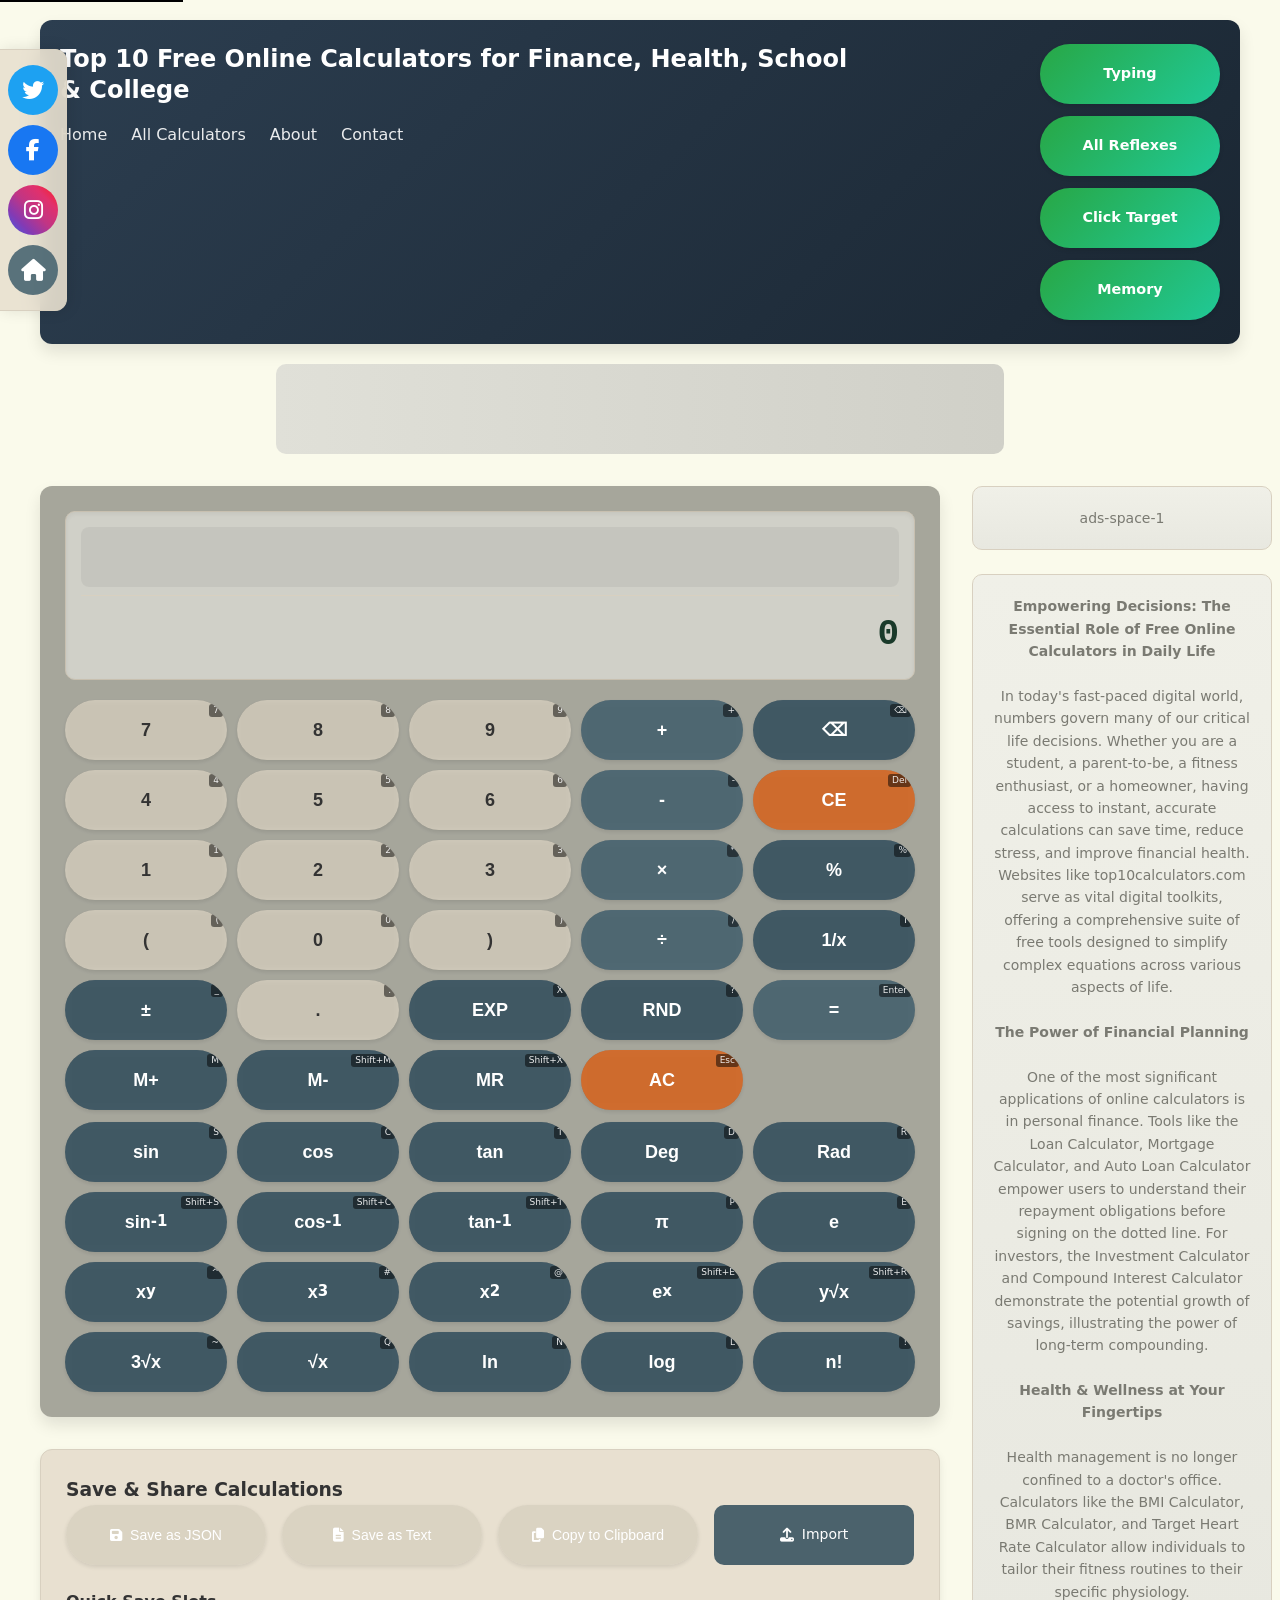
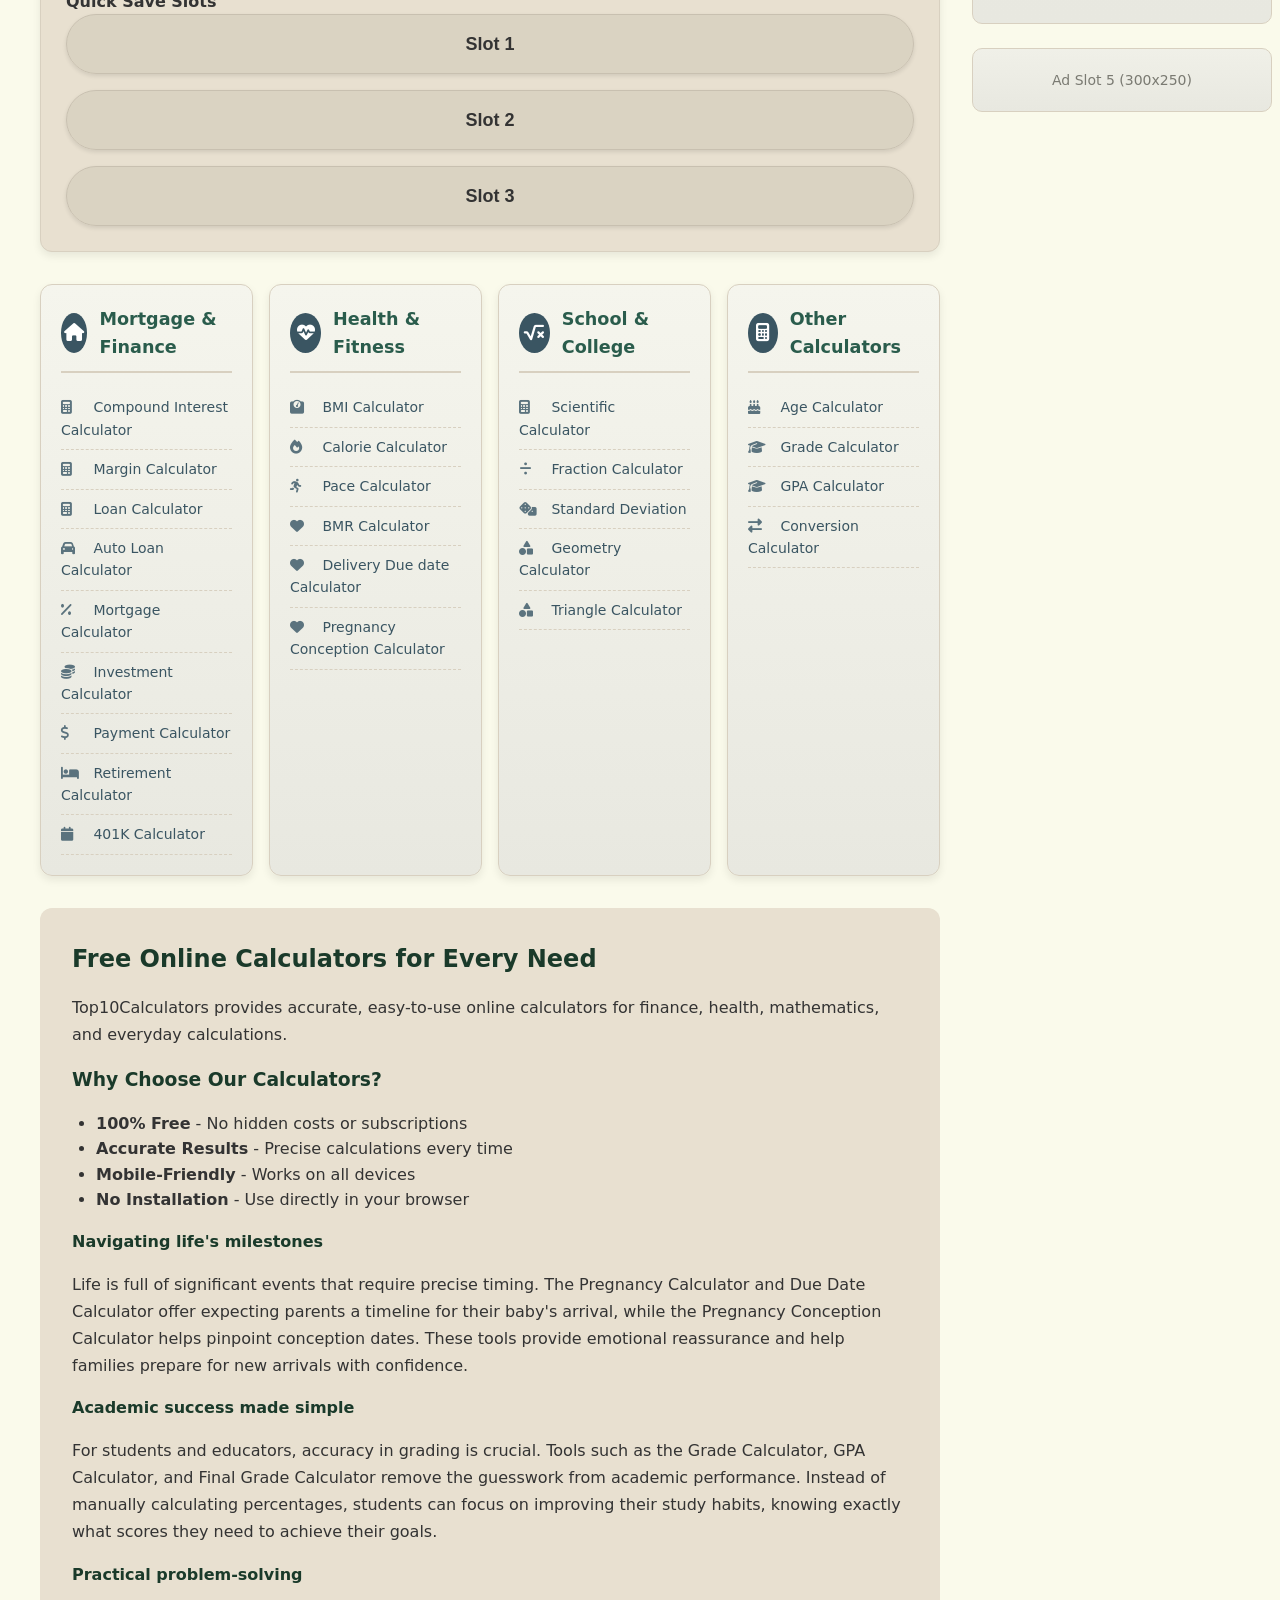
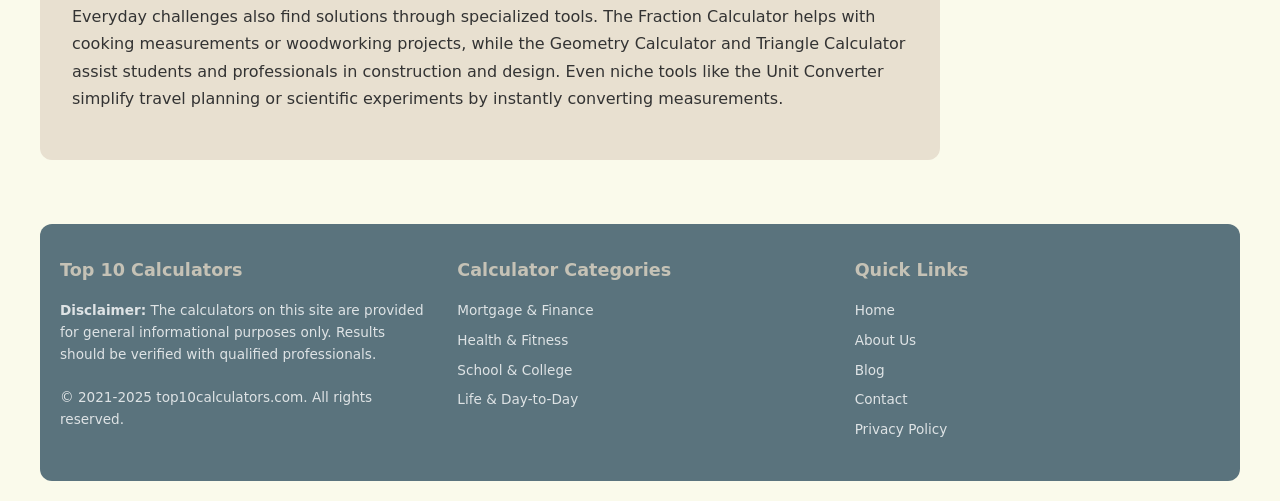
<file: index.html>
<!DOCTYPE html>
<html lang="en">
<head>
    <meta charset="UTF-8">
    <meta name="viewport" content="width=device-width, initial-scale=1.0">
    <title>Free Online Calculators for Finance, Health, School & College | Top10Calculators</title>
    
    <!-- Enhanced SEO Meta Tags -->
    <meta name="description" content="Free online calculators for mortgage, car loan, BMI, mathematics, grade, GPA, geometry. Accurate, easy-to-use calculators with detailed results and explanations.">
    <meta name="keywords" content="online calculator, mortgage calculator, car loan calculator, BMI calculator, math calculator, scientific calculator, geometry calculator, finance calculator, health calculator">
    <meta name="author" content="Top10Calculators">
    <meta name="robots" content="index, follow, max-snippet:150, max-image-preview:large">
    <meta name="google-adsense-account" content="ca-pub-2661173827213576">
    
    <!-- Open Graph -->
    <meta property="og:type" content="website">
    <meta property="og:url" content="https://top10calculators.com/">
    <meta property="og:title" content="Free Online Calculators for Finance, Health & Math | Top10Calculators">
    <meta property="og:description" content="Accurate, easy-to-use calculators with detailed results. Calculate mortgages, loans, BMI, geometry, and more in seconds!">
    <meta property="og:image" content="https://top10calculators.com/images/icons/og-image.png">
    <meta property="og:site_name" content="Top10Calculators">
    
    <!-- Twitter Card -->
    <meta name="twitter:card" content="summary_large_image">
    <meta name="twitter:title" content="Free Online Calculators for Finance, Health & Math">
    <meta name="twitter:description" content="Accurate, easy-to-use calculators with detailed results. No formulas needed - calculate anything in seconds!">
    
    <!-- Canonical URL -->
    <link rel="canonical" href="https://top10calculators.com/">
    
    <!-- Favicon & App Icons -->
    <link rel="icon" type="image/png" href="images/icons/logo32x32.png">
    <link rel="apple-touch-icon" href="images/icons/logo32x32.png">
    
    <!-- Preload Critical Resources -->
    <link rel="preload" href="calcstyles.css" as="style">
    <link rel="preload" href="calculator.js" as="script">
    
    <!-- CSS -->
    <link rel="stylesheet" href="calcstyles.css">
    <link rel="stylesheet" href="https://cdnjs.cloudflare.com/ajax/libs/font-awesome/6.4.0/css/all.min.css" 
          crossorigin="anonymous" referrerpolicy="no-referrer">
    
    <!-- PWA Manifest -->
    <link rel="manifest" href="manifest.json">
    <meta name="theme-color" content="#4a6572">
    
    <!-- Schema.org Structured Data -->
    <script type="application/ld+json">
    {
        "@context": "https://schema.org",
        "@type": "WebApplication",
        "name": "Top10Calculators - Free Online Calculators",
        "url": "https://top10calculators.com/",
        "description": "Free online calculators for mortgage, finance, car loan, BMI, mathematics, Grade, GPA. Accurate, easy-to-use calculators with detailed results.",
        "applicationCategory": "UtilityApplication",
        "operatingSystem": "Any",
        "permissions": "browser",
        "featureList": ["Mortgage Calculator", "Loan Calculator", "BMI Calculator", "Geometry Calculator", "Scientific Calculator", "Grade Calculator"],
        "offers": {
            "@type": "Offer",
            "price": "0",
            "priceCurrency": "USD"
        },
        "aggregateRating": {
            "@type": "AggregateRating",
            "ratingValue": "4.8",
            "ratingCount": "1250"
        },
        "author": {
            "@type": "Organization",
            "name": "Top10Calculators"
        }
    }
    </script>

    <!-- Website Schema -->
    <script type="application/ld+json">
    {
        "@context": "https://schema.org",
        "@type": "WebSite",
        "name": "Top10Calculators",
        "url": "https://top10calculators.com/",
        "potentialAction": {
            "@type": "SearchAction",
            "target": "https://top10calculators.com/search?q={search_term_string}",
            "query-input": "required name=search_term_string"
        }
    }
    </script>
    
    <!-- Google Analytics -->
    <script async src="https://www.googletagmanager.com/gtag/js?id=G-1665YE8BPB"></script>
    <script>
        window.dataLayer = window.dataLayer || [];
        function gtag(){dataLayer.push(arguments);}
        gtag('js', new Date());
        gtag('config', 'G-1665YE8BPB');
    </script>

    <noscript><link rel="stylesheet" href="https://cdnjs.cloudflare.com/ajax/libs/font-awesome/6.4.0/css/all.min.css"></noscript>
    
    <!-- FAQs schema -->
    <script type="application/ld+json">
    {
        "@context": "https://schema.org",
        "@type": "FAQPage",
        "mainEntity": [
            {
                "@type": "Question",
                "name": "How does a finance calculator determine monthly payments?",
                "acceptedAnswer": {
                    "@type": "Answer",
                    "text": "A finance calculator uses the Amortization Formula to calculate payments. It takes the principal amount (the total borrowed), the interest rate, and the loan term. By applying these variables, it determines a fixed monthly amount that covers both the interest accrued and a portion of the principal balance."
                }
            },
            {
                "@type": "Question",
                "name": "What is the difference between simple and compound interest?",
                "acceptedAnswer": {
                    "@type": "Answer",
                    "text": "Simple interest is calculated only on the principal amount. Compound interest is calculated on the principal plus any interest that has already accumulated. Over time, compound interest allows your savings to grow significantly faster because you are earning interest on your interest."
                }
            },
            {
                "@type": "Question",
                "name": "How do extra payments affect my loan term?",
                "acceptedAnswer": {
                    "@type": "Answer",
                    "text": "Making extra payments directly reduces your principal balance. Because interest is calculated based on the remaining balance, reducing the principal faster means you pay less total interest. This can shave months or years off your repayment schedule."
                }
            },
            {
                "@type": "Question",
                "name": "Why is my Annual Percentage Rate (APR) higher than my interest rate?",
                "acceptedAnswer": {
                    "@type": "Answer",
                    "text": "The interest rate is the cost of borrowing the principal. The APR is a broader measure that includes the interest rate plus other costs, such as origination fees and closing costs, representing the total yearly cost of the loan."
                }
            }
        ]
    }
    </script>
</head>
<body>
    <!-- Skip to Main Content for Accessibility -->
    <a href="#main-content" class="skip-link">Skip to main content</a>
   
    <div class="container">
        <header role="banner">
            <div class="header-content">
                <div class="logo-section">
                    <div class="left-box">
                        <div class="logo">
                            <h1>Top 10 Free Online Calculators for Finance, Health, School & College</h1>
                        </div>
                        
                        <nav class="main-navigation" aria-label="Main Navigation">
                            <ul>
                                <li><a href="index.html" aria-label="Home Page">Home</a></li>
                                <li><a href="sitemapcalc.html" aria-label="Browse All Calculators">All Calculators</a></li>
                                <li><a href="aboutuscalc.html" aria-label="About Our Company">About</a></li>
                                <li><a href="feedbackform.html" aria-label="Contact Us">Contact</a></li>
                            </ul>
                        </nav>
                    </div>
                    
                    <div class="right-box">
                        <div class="testing-links" aria-label="Calculate Your Score">
                            <a href="testing-pages/typing.html" class="test-btn" aria-label="Typing Speed Test">Typing</a>
                            <a href="testing-pages/reponse.html" class="test-btn" aria-label="Click Response Test">All Reflexes</a>
                            <a href="testing-pages/accuracy.html" class="test-btn" aria-label="Accurate Response Test">Click Target</a>
                            <a href="testing-pages/memory.html" class="test-btn" aria-label="Memory Test">Memory</a>
                        </div>
                    </div>
                </div>
            </div>
        </header>
        
        <!-- Header Banner Ad (728x90) -->
        <div class="header-banner-ad" style="text-align: center; margin: 20px auto; max-width: 728px;">
            <div id="header-ad">
                <script type="text/javascript">
                    atOptions = {
                        'key' : '9289225be4b91262a03fa7dec0097c2e',
                        'format' : 'iframe',
                        'height' : 90,
                        'width' : 728,
                        'params' : {}
                    };
                </script>
                <script type="text/javascript" src="//www.highperformanceformat.com/9289225be4b91262a03fa7dec0097c2e/invoke.js"></script>
            </div>
        </div>
        
        <!-- Main Content with Sidebar -->
        <div class="main-layout">
            <!-- Main Content (75%) -->
            <main id="main-content" class="main-content" role="main">
                <!-- Hero Section with Calculator - ENCAPSULATED WITH BACKGROUND -->
                <section class="hero-calculator">
                    <div class="calculator-container">
                        <div class="display-container">
                            <div class="calculation" id="calculation" aria-live="polite"></div>
                            <div class="display" id="display" aria-live="polite">0</div>
                        </div>
                        
                        <div class="buttons-container" role="group" aria-label="Calculator buttons">
                            <!-- Basic Operations Group - 5 columns -->
                            <div class="button-group group-basic">
                                <button data-value="7" data-key="7" aria-label="Number 7">7<span class="key-badge" aria-hidden="true">7</span></button>
                                <button data-value="8" data-key="8" aria-label="Number 8">8<span class="key-badge" aria-hidden="true">8</span></button>
                                <button data-value="9" data-key="9" aria-label="Number 9">9<span class="key-badge" aria-hidden="true">9</span></button>
                                <button class="operator" data-operator="+" data-key="+" aria-label="Addition">+<span class="key-badge" aria-hidden="true">+</span></button>
                                <button class="function" data-func="backspace" data-key="Backspace" aria-label="Backspace">⌫<span class="key-badge" aria-hidden="true">⌫</span></button>
                                
                                <button data-value="4" data-key="4" aria-label="Number 4">4<span class="key-badge" aria-hidden="true">4</span></button>
                                <button data-value="5" data-key="5" aria-label="Number 5">5<span class="key-badge" aria-hidden="true">5</span></button>
                                <button data-value="6" data-key="6" aria-label="Number 6">6<span class="key-badge" aria-hidden="true">6</span></button>
                                <button class="operator" data-operator="-" data-key="-" aria-label="Subtraction">-<span class="key-badge" aria-hidden="true">-</span></button>
                                <button class="function" data-func="clearEntry" data-key="Delete" aria-label="Clear entry">CE<span class="key-badge" aria-hidden="true">Del</span></button>
                                
                                <button data-value="1" data-key="1" aria-label="Number 1">1<span class="key-badge" aria-hidden="true">1</span></button>
                                <button data-value="2" data-key="2" aria-label="Number 2">2<span class="key-badge" aria-hidden="true">2</span></button>
                                <button data-value="3" data-key="3" aria-label="Number 3">3<span class="key-badge" aria-hidden="true">3</span></button>
                                <button class="operator" data-operator="*" data-key="*" aria-label="Multiplication">×<span class="key-badge" aria-hidden="true">*</span></button>
                                <button class="function" data-func="percent" data-key="%" aria-label="Percentage">%<span class="key-badge" aria-hidden="true">%</span></button>
                                
                                <button data-value="(" data-key="(" aria-label="Open parenthesis">(<span class="key-badge" aria-hidden="true">(</span></button>
                                <button data-value="0" data-key="0" aria-label="Number 0">0<span class="key-badge" aria-hidden="true">0</span></button>
                                <button data-value=")" data-key=")" aria-label="Close parenthesis">)<span class="key-badge" aria-hidden="true">)</span></button>
                                <button class="operator" data-operator="/" data-key="/" aria-label="Division">÷<span class="key-badge" aria-hidden="true">/</span></button>
                                <button class="function" data-func="reciprocal" data-key="i" aria-label="Reciprocal">1/x<span class="key-badge" aria-hidden="true">I</span></button>
                                
                                <button class="function" data-func="toggleSign" data-key="_" aria-label="Toggle sign">±<span class="key-badge" aria-hidden="true">_</span></button>
                                <button data-value="." data-key="." aria-label="Decimal point">.<span class="key-badge" aria-hidden="true">.</span></button>
                                <button class="function" data-func="expNotation" data-key="x" aria-label="Exponential notation">EXP<span class="key-badge" aria-hidden="true">X</span></button>
                                <button class="function" data-func="random" data-key="?" aria-label="Random number">RND<span class="key-badge" aria-hidden="true">?</span></button>
                                <button class="operator equals" data-operator="=" data-key="Enter" aria-label="Equals">=<span class="key-badge" aria-hidden="true">Enter</span></button>
                              
                                <button class="function" data-func="memoryAdd" data-key="m" aria-label="Memory add">M+<span class="key-badge" aria-hidden="true">M</span></button>
                                <button class="function" data-func="memorySubtract" data-key="M" aria-label="Memory subtract">M-<span class="key-badge" aria-hidden="true">Shift+M</span></button>
                                <button class="function" data-func="memoryRecall" data-key="X" aria-label="Memory recall">MR<span class="key-badge" aria-hidden="true">Shift+X</span></button>
                                <button class="function" data-func="clear" data-key="Escape" aria-label="All clear">AC<span class="key-badge" aria-hidden="true">Esc</span></button>
                            </div>
                           
                            <!-- Advanced Functions Group - 5 columns -->
                            <div class="button-group group-advanced">
                                <button class="function" data-func="sin" data-key="s" aria-label="Sine function">sin<span class="key-badge" aria-hidden="true">S</span></button>
                                <button class="function" data-func="cos" data-key="c" aria-label="Cosine function">cos<span class="key-badge" aria-hidden="true">C</span></button>
                                <button class="function" data-func="tan" data-key="t" aria-label="Tangent function">tan<span class="key-badge" aria-hidden="true">T</span></button>
                                <button class="function" data-func="toggleAngleMode" data-key="d" aria-label="Toggle to degrees">Deg<span class="key-badge" aria-hidden="true">D</span></button>
                                <button class="function" data-func="toggleAngleMode" data-key="r" aria-label="Toggle to radians">Rad<span class="key-badge" aria-hidden="true">R</span></button>
                                
                                <button class="function" data-func="asin" data-key="S" aria-label="Inverse sine">sin<sup>-1</sup><span class="key-badge" aria-hidden="true">Shift+S</span></button>
                                <button class="function" data-func="acos" data-key="C" aria-label="Inverse cosine">cos<sup>-1</sup><span class="key-badge" aria-hidden="true">Shift+C</span></button>
                                <button class="function" data-func="atan" data-key="T" aria-label="Inverse tangent">tan<sup>-1</sup><span class="key-badge" aria-hidden="true">Shift+T</span></button>
                                <button class="function" data-func="pi" data-key="p" aria-label="Pi constant">π<span class="key-badge" aria-hidden="true">P</span></button>
                                <button class="function" data-func="e" data-key="e" aria-label="Euler's number">e<span class="key-badge" aria-hidden="true">E</span></button>
                                
                                <button class="function" data-func="power" data-key="^" aria-label="Power function">x<sup>y</sup><span class="key-badge" aria-hidden="true">^</span></button>
                                <button class="function" data-func="cube" data-key="#" aria-label="Cube function">x<sup>3</sup><span class="key-badge" aria-hidden="true">#</span></button>
                                <button class="function" data-func="square" data-key="@" aria-label="Square function">x<sup>2</sup><span class="key-badge" aria-hidden="true">@</span></button>
                                <button class="function" data-func="exp" data-key="E" aria-label="Exponential function">e<sup>x</sup><span class="key-badge" aria-hidden="true">Shift+E</span></button>
                                
                                <button class="function" data-func="nthRoot" data-key="R" aria-label="Nth root function">y√x<span class="key-badge" aria-hidden="true">Shift+R</span></button>
                                <button class="function" data-func="cubeRoot" data-key="~" aria-label="Cube root function">3√x<span class="key-badge" aria-hidden="true">~</span></button>
                                <button class="function" data-func="sqrt" data-key="q" aria-label="Square root function">√x<span class="key-badge" aria-hidden="true">Q</span></button>
                                <button class="function" data-func="ln" data-key="n" aria-label="Natural logarithm">ln<span class="key-badge" aria-hidden="true">N</span></button>
                                <button class="function" data-func="log" data-key="l" aria-label="Logarithm base 10">log<span class="key-badge" aria-hidden="true">L</span></button>
                                
                                <button class="function" data-func="factorial" data-key="!" aria-label="Factorial function">n!<span class="key-badge" aria-hidden="true">!</span></button>
                            </div>
                        </div>
                    </div>
                </section>

                <!-- Save & Share Section -->
                <section class="save-share-section">
                    <div class="save-share-container">
                        <h3>Save & Share Calculations</h3>
                        <div class="save-share-buttons">
                            <button class="save-btn" id="saveJSON">
                                <i class="fas fa-save"></i> Save as JSON
                            </button>
                            <button class="save-btn" id="saveText">
                                <i class="fas fa-file-alt"></i> Save as Text
                            </button>
                            <button class="share-btn" id="copyClipboard">
                                <i class="fas fa-copy"></i> Copy to Clipboard
                            </button>
                            <label class="import-btn">
                                <i class="fas fa-upload"></i> Import
                                <input type="file" id="importFile" accept=".json,.txt" style="display: none;">
                            </label>
                        </div>
                        
                        <!-- Quick Save Slots -->
                        <div class="quick-save-slots">
                            <h4>Quick Save Slots</h4>
                            <div class="slot-buttons">
                                <button class="slot-btn" data-slot="1">Slot 1</button>
                                <button class="slot-btn" data-slot="2">Slot 2</button>
                                <button class="slot-btn" data-slot="3">Slot 3</button>
                            </div>
                        </div>
                    </div>
                </section>

                <!-- Calculator Categories Grid -->
                <section id="calculator-categories" class="categories-grid" aria-label="Calculator Categories">
                    <div class="category-box">
                        <div class="category-header">
                            <div class="category-icon">
                                <i class="fas fa-home" aria-hidden="true"></i>
                            </div>
                            <div class="category-title">Mortgage & Finance</div>
                        </div>
                        <ul class="calculator-list">
                            <li><a href="calculators/compoundinterestcalc.html"><i class="fas fa-calculator" aria-hidden="true"></i> Compound Interest Calculator</a></li>
                            <li><a href="calculators/margincalc.html"><i class="fas fa-calculator" aria-hidden="true"></i> Margin Calculator</a></li>
                            <li><a href="calculators/loancalc.html"><i class="fas fa-calculator" aria-hidden="true"></i> Loan Calculator</a></li>
                            <li><a href="calculators/autoloancalc.html"><i class="fas fa-car" aria-hidden="true"></i> Auto Loan Calculator</a></li>
                            <li><a href="calculators/mortgagecalc.html"><i class="fas fa-percent" aria-hidden="true"></i> Mortgage Calculator</a></li>
                            <li><a href="calculators/investcalc.html"><i class="fas fa-coins" aria-hidden="true"></i> Investment Calculator</a></li>
                            <li><a href="calculators/paymntcalc.html"><i class="fas fa-dollar" aria-hidden="true"></i> Payment Calculator</a></li>
                            <li><a href="calculators/retirementcalc.html"><i class="fas fa-bed" aria-hidden="true"></i> Retirement Calculator</a></li>
                            <li><a href="calculators/401kcalc.html"><i class="fas fa-calendar" aria-hidden="true"></i> 401K Calculator</a></li>
                        </ul>
                    </div>
                    
                    <div class="category-box">
                        <div class="category-header">
                            <div class="category-icon">
                                <i class="fas fa-heartbeat" aria-hidden="true"></i>
                            </div>
                            <div class="category-title">Health & Fitness</div>
                        </div>
                        <ul class="calculator-list">
                            <li><a href="calculators/bmicalc.html"><i class="fas fa-weight" aria-hidden="true"></i> BMI Calculator</a></li>
                            <li><a href="calculators/caloricalc.html"><i class="fas fa-fire" aria-hidden="true"></i> Calorie Calculator</a></li>
                            <li><a href="calculators/pacecalc.html"><i class="fas fa-running" aria-hidden="true"></i> Pace Calculator</a></li>
                            <li><a href="calculators/bmrcalc.html"><i class="fas fa-heart" aria-hidden="true"></i> BMR Calculator</a></li>
                            <li><a href="calculators/duedatcalc.html"><i class="fas fa-heart" aria-hidden="true"></i> Delivery Due date Calculator</a></li>
                            <li><a href="calculators/pregconceptcalc.html"><i class="fas fa-heart" aria-hidden="true"></i> Pregnancy Conception Calculator</a></li>
                        </ul>
                    </div>
                    
                    <div class="category-box">
                        <div class="category-header">
                            <div class="category-icon">
                                <i class="fas fa-square-root-alt" aria-hidden="true"></i>
                            </div>
                            <div class="category-title">School & College</div>
                        </div>
                        <ul class="calculator-list">
                            <li><a href="#"><i class="fas fa-calculator" aria-hidden="true"></i> Scientific Calculator</a></li>
                            <li><a href="calculators/fractioncalc.html"><i class="fas fa-divide" aria-hidden="true"></i> Fraction Calculator</a></li>
                            <li><a href="calculators/sdcalc.html"><i class="fas fa-dice" aria-hidden="true"></i> Standard Deviation</a></li>
                            <li><a href="calculators/geometrycalc.html"><i class="fas fa-shapes" aria-hidden="true"></i> Geometry Calculator</a></li>
                            <li><a href="calculators/trianglecalc.html"><i class="fas fa-shapes" aria-hidden="true"></i> Triangle Calculator</a></li>
                        </ul>
                    </div>
                    
                    <div class="category-box">
                        <div class="category-header">
                            <div class="category-icon">
                                <i class="fas fa-calculator" aria-hidden="true"></i>
                            </div>
                            <div class="category-title">Other Calculators</div>
                        </div>
                        <ul class="calculator-list">
                            <li><a href="calculators/calcage.html"><i class="fas fa-birthday-cake" aria-hidden="true"></i> Age Calculator</a></li>
                            <li><a href="calculators/gradecalc.html"><i class="fas fa-graduation-cap" aria-hidden="true"></i> Grade Calculator</a></li>
                            <li><a href="calculators/gpacalc.html"><i class="fas fa-graduation-cap" aria-hidden="true"></i> GPA Calculator</a></li>
                            <li><a href="calculators/unitconvcalc.html"><i class="fas fa-exchange-alt" aria-hidden="true"></i> Conversion Calculator</a></li>
                        </ul>
                    </div>
                </section>

                <!-- Content Section for SEO -->
                <section class="seo-content" aria-label="About Our Calculators">
                    <h2>Free Online Calculators for Every Need</h2>
                    <p>Top10Calculators provides accurate, easy-to-use online calculators for finance, health, mathematics, and everyday calculations.</p>
                    
                    <h3>Why Choose Our Calculators?</h3>
                    <ul>
                        <li><strong>100% Free</strong> - No hidden costs or subscriptions</li>
                        <li><strong>Accurate Results</strong> - Precise calculations every time</li>
                        <li><strong>Mobile-Friendly</strong> - Works on all devices</li>
                        <li><strong>No Installation</strong> - Use directly in your browser</li>
                    </ul>
                    <h4>Navigating life's milestones</h4>
                    <p>Life is full of significant events that require precise timing. The Pregnancy Calculator and Due Date Calculator offer expecting parents a timeline for their baby's arrival, while the Pregnancy Conception Calculator helps pinpoint conception dates. These tools provide emotional reassurance and help families prepare for new arrivals with confidence.</p>
                    <h4>Academic success made simple</h4>
                    <p>For students and educators, accuracy in grading is crucial. Tools such as the Grade Calculator, GPA Calculator, and Final Grade Calculator remove the guesswork from academic performance. Instead of manually calculating percentages, students can focus on improving their study habits, knowing exactly what scores they need to achieve their goals.</p>
                    <h4>Practical problem-solving</h4>
                    <p>Everyday challenges also find solutions through specialized tools. The Fraction Calculator helps with cooking measurements or woodworking projects, while the Geometry Calculator and Triangle Calculator assist students and professionals in construction and design. Even niche tools like the Unit Converter simplify travel planning or scientific experiments by instantly converting measurements.</p>
                </section>
            </main>

            <!-- Sidebar with Ads (25%) -->
            <aside class="sidebar" role="complementary" aria-label="Advertisement Section">
                <div class="ad-container">
                    <div class="ad-slot" id="ad-slot-1">
                        <div class="ad-placeholder">ads-space-1</div>
                    </div>
                    <div class="ad-slot" id="ad-slot-2">
                        <div class="ad-placeholder">
                            <strong>Empowering Decisions: The Essential Role of Free Online Calculators in Daily Life</strong><br><br>
                            In today's fast-paced digital world, numbers govern many of our critical life decisions. Whether you are a student, a parent-to-be, a fitness enthusiast, or a homeowner, having access to instant, accurate calculations can save time, reduce stress, and improve financial health. Websites like top10calculators.com serve as vital digital toolkits, offering a comprehensive suite of free tools designed to simplify complex equations across various aspects of life.<br><br>
                            <strong>The Power of Financial Planning</strong><br><br>
                            One of the most significant applications of online calculators is in personal finance. Tools like the Loan Calculator, Mortgage Calculator, and Auto Loan Calculator empower users to understand their repayment obligations before signing on the dotted line. For investors, the Investment Calculator and Compound Interest Calculator demonstrate the potential growth of savings, illustrating the power of long-term compounding.<br><br>
                            <strong>Health & Wellness at Your Fingertips</strong><br><br>
                            Health management is no longer confined to a doctor's office. Calculators like the BMI Calculator, BMR Calculator, and Target Heart Rate Calculator allow individuals to tailor their fitness routines to their specific physiology.
                        </div>
                    </div>
                    <div class="ad-slot" id="ad-slot-5">
                        <div class="ad-placeholder">Ad Slot 5 (300x250)</div>
                    </div>
                </div>
            </aside>
        </div>
        
        <!-- Social Media Sidebar -->
        <div class="social-sidebar">
            <a href="https://twitter.com/intent/tweet?url=https://top10calculators.com/" target="_blank" rel="noopener noreferrer" class="social-btn twitter-btn" data-tooltip="Share on Twitter">
                <i class="fab fa-twitter"></i>
            </a>
            <a href="https://www.facebook.com/sharer/sharer.php?u=https://top10calculators.com/" target="_blank" rel="noopener noreferrer" class="social-btn facebook-btn" data-tooltip="Share on Facebook">
                <i class="fab fa-facebook-f"></i>
            </a>
            <a href="https://www.instagram.com/top10calculators" target="_blank" rel="noopener noreferrer" class="social-btn instagram-btn" data-tooltip="Follow on Instagram">
                <i class="fab fa-instagram"></i>
            </a>
            <a href="index.html" class="social-btn home-btn" data-tooltip="Home">
                <i class="fas fa-home"></i>
            </a>
        </div>

        <!-- Footer -->
        <footer role="contentinfo">
            <div class="footer-content">
                <div class="footer-section">
                    <h3>Top 10 Calculators</h3>
                    <p>
                        <strong><a href="disclaimer.html">Disclaimer:</a></strong>
                        The calculators on this site are provided for general informational purposes only. Results should be verified with qualified professionals.
                        <br><br>
                        &copy; 2021-2025 top10calculators.com. All rights reserved.
                    </p>
                </div>
                
                <div class="footer-section">
                    <h3>Calculator Categories</h3>
                    <ul>
                        <li><a href="#calculator-categories">Mortgage & Finance</a></li>
                        <li><a href="#calculator-categories">Health & Fitness</a></li>
                        <li><a href="#calculator-categories">School & College</a></li>
                        <li><a href="#calculator-categories">Life & Day-to-Day</a></li>
                    </ul>
                </div>
                
                <div class="footer-section">
                    <h3>Quick Links</h3>
                    <ul>
                        <li><a href="index.html">Home</a></li>
                        <li><a href="aboutuscalc.html">About Us</a></li>
                        <li><a href="https://calculate.lt/" rel="noopener">Blog</a></li>
                        <li><a href="feedbackform.html">Contact</a></li>
                        <li><a href="privacypolicycalc.html">Privacy Policy</a></li>
                    </ul>
                </div>
            </div>
        </footer>
    </div>

    <!-- External JavaScript -->
    <script src="calculator.js" defer></script>
    
    <!-- PWA Service Worker -->
    <script>
    if ('serviceWorker' in navigator) {
        window.addEventListener('load', function() {
            navigator.serviceWorker.register('/sw.js');
        });
    }
    </script>
</body>
</html>
</file>
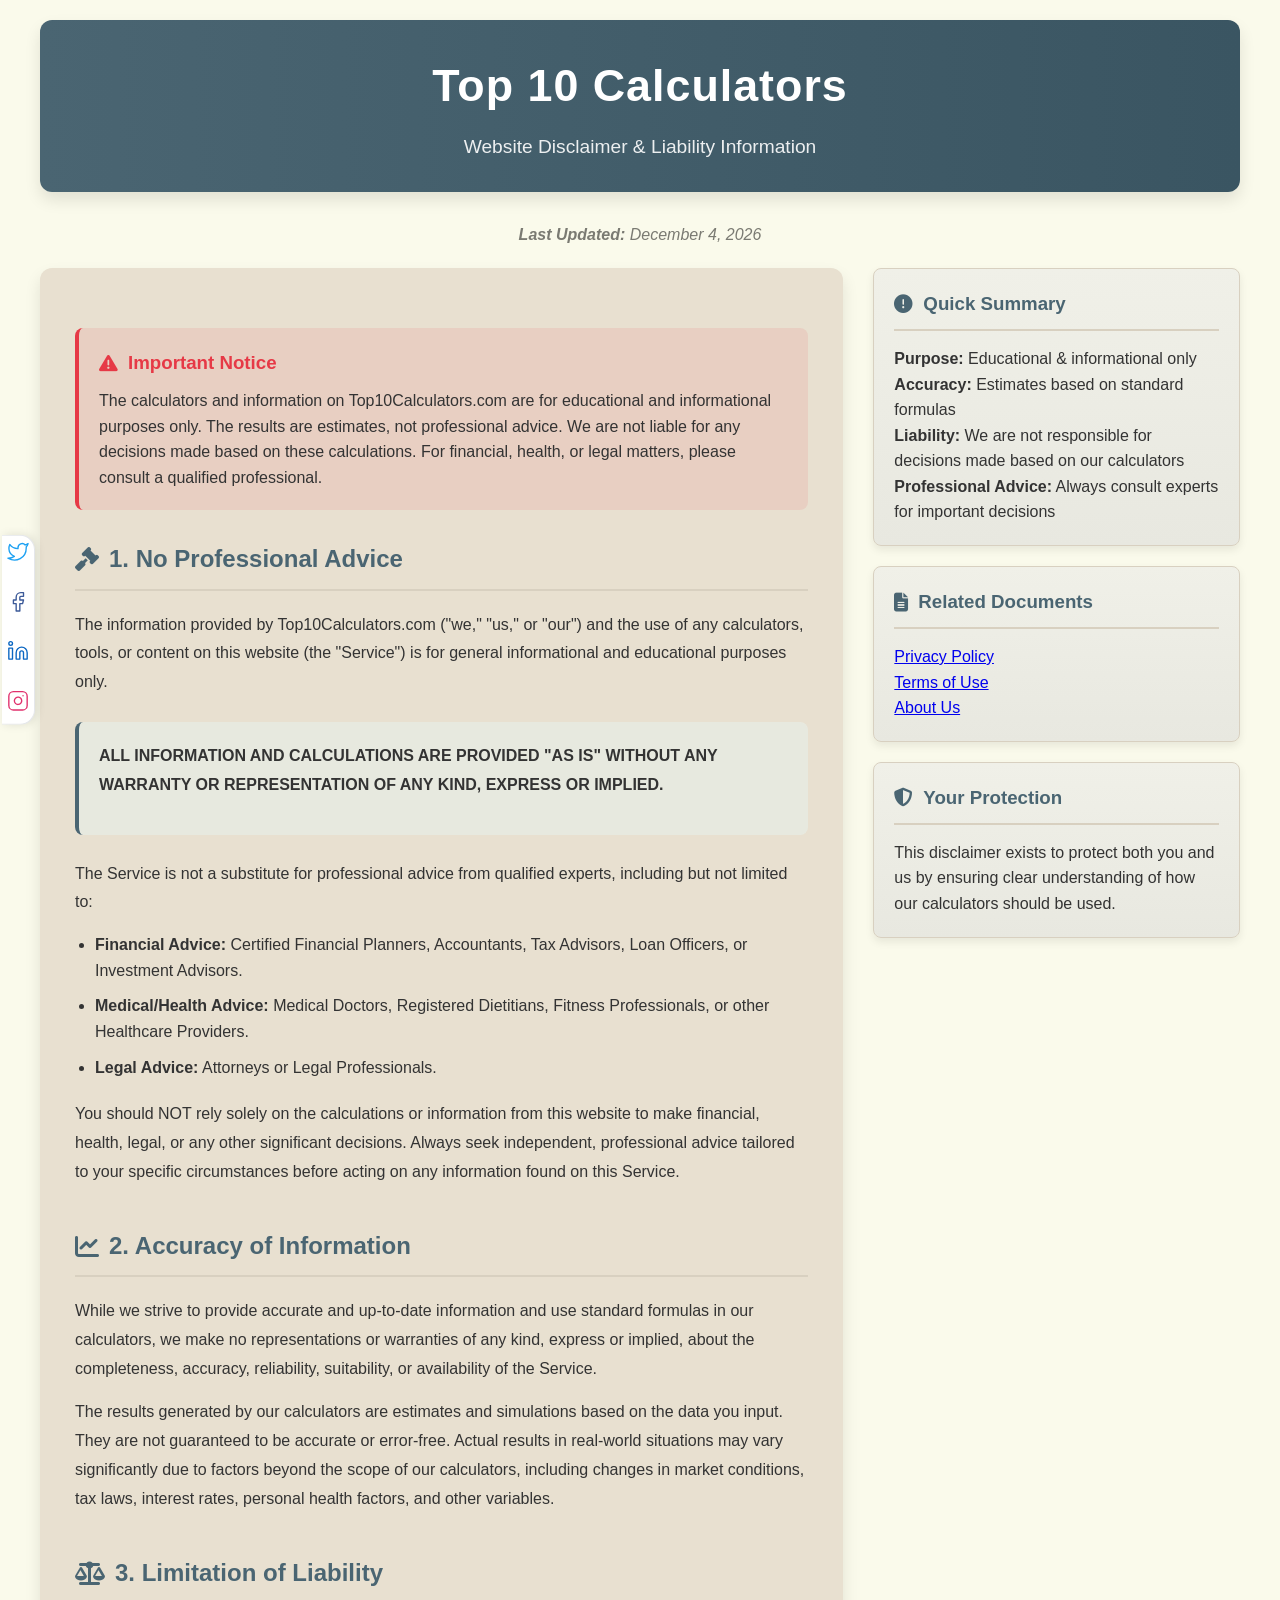
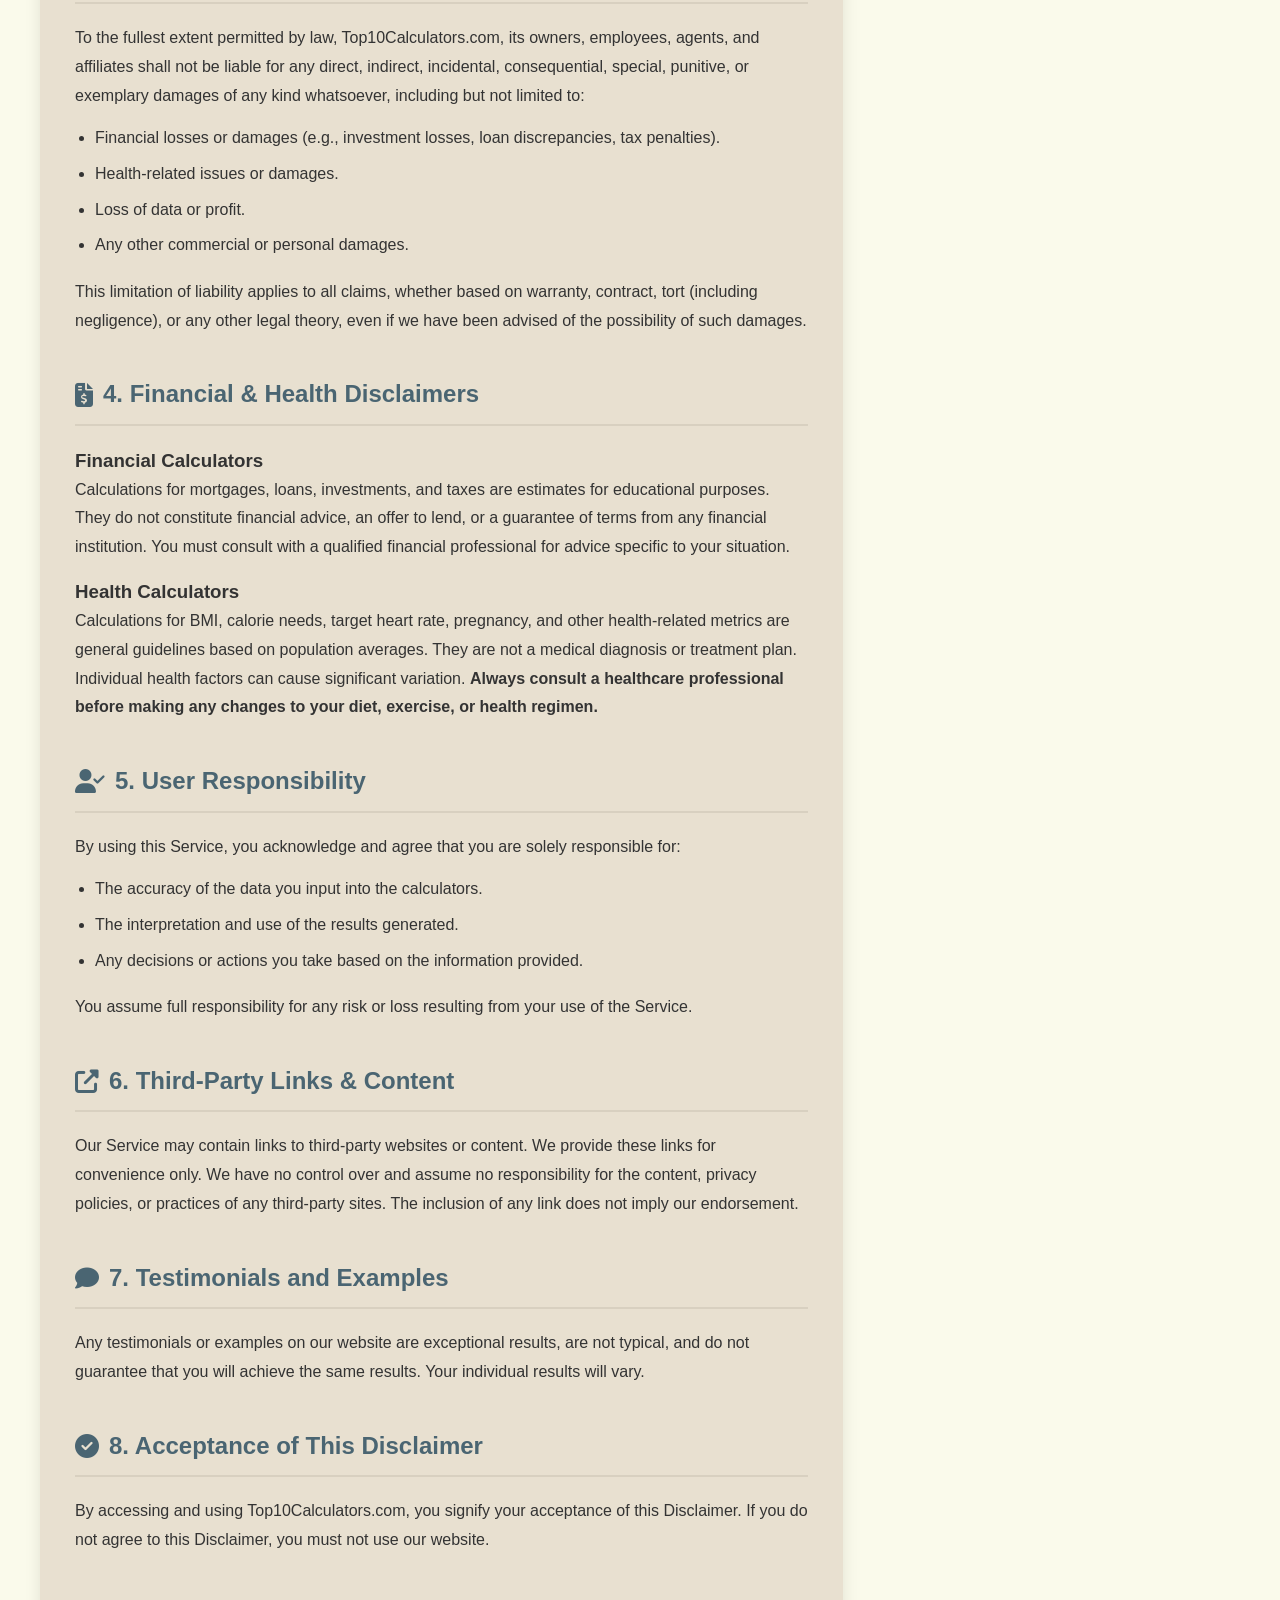
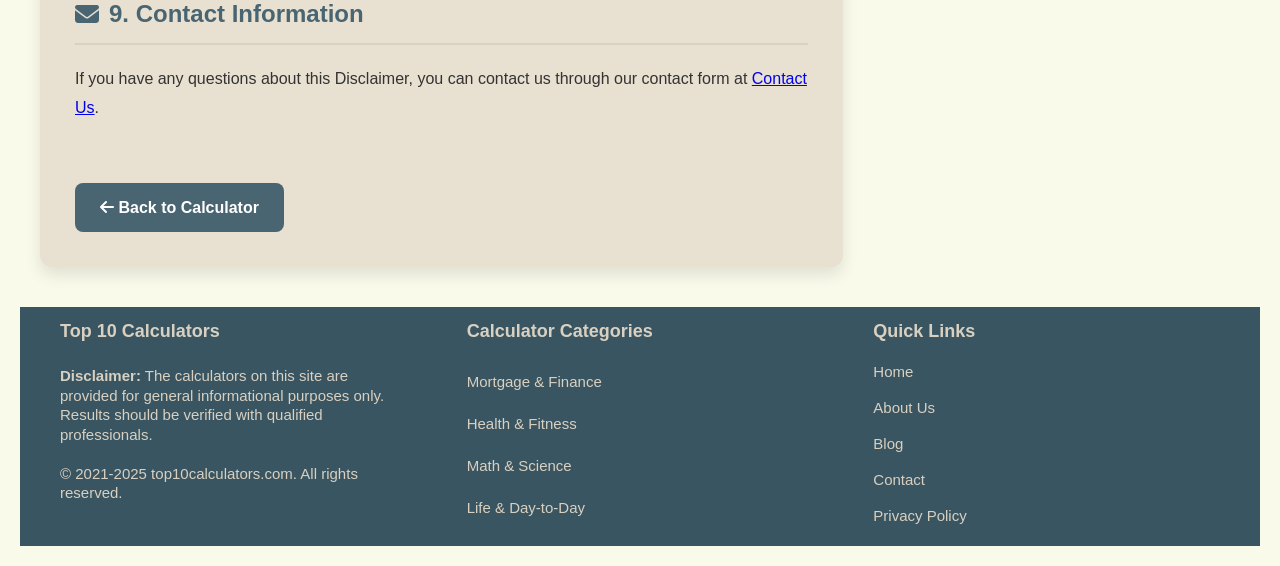
<file: disclaimer.html>
<!DOCTYPE html>
<html lang="en">
<head>
    <meta charset="UTF-8">
    <meta name="viewport" content="width=device-width, initial-scale=1.0">
    <title>Disclaimer - Top10Calculators.com</title>
    
    <meta name="google-adsense-account" content="ca-pub-2661173827213576">
    
    <link rel="stylesheet" href="https://cdnjs.cloudflare.com/ajax/libs/font-awesome/6.4.0/css/all.min.css">
  <link rel="preload" href="calculator.js" as="script">
  <link rel="preconnect" href="https://cdnjs.cloudflare.com">

  
  
<!-- Google tag (gtag.js) -->
<script async src="https://www.googletagmanager.com/gtag/js?id=G-1665YE8BPB"></script>
<script>
  window.dataLayer = window.dataLayer || [];
  function gtag(){dataLayer.push(arguments);}
  gtag('js', new Date());

  gtag('config', 'G-1665YE8BPB');
</script>

  
    <style>
        :root {
            --primary-bg: #fafaeb;
            --container-bg: #e8e0d0;
            --display-bg: #d0d0c8;
            --button-bg: #d8d0c0;
            --button-hover: #c8c0b0;
            --operator-bg: #4a6572;
            --operator-hover: #3a5562;
            --function-bg: #3a5562;
            --function-hover: #2a4552;
            --clear-bg: #D86A26;
            --clear-hover: #BB6533;
            --ad-bg: linear-gradient(to right, #e0e0d8, #d0d0c8);
            --ad-unit-bg: linear-gradient(to bottom, #f0f0e8, #e8e8e0);
            --category-bg: linear-gradient(to bottom, #f5f5ed, #e8e8e0);
            
            --text-primary: #333;
            --text-dark: #1a3a2a;
            --text-medium: #3a5562;
            --text-light: #7a7a72;
            --text-white: white;
            
            --border-light: #d8d0c0;
            --border-medium: #c8c0b0;
            --border-dark: #8f8f75;
            
            --border-radius: 12px;
            --border-radius-sm: 8px;
            --shadow: 0 8px 16px rgba(0, 0, 0, 0.1);
            --shadow-sm: 0 4px 8px rgba(0, 0, 0, 0.08);
        }
        
        * {
            margin: 0;
            padding: 0;
            box-sizing: border-box;
            font-family: 'Segoe UI', Tahoma, Geneva, Verdana, sans-serif;
        }
        
        body {
            background: var(--primary-bg);
            color: var(--text-primary);
            line-height: 1.6;
            min-height: 100vh;
            padding: 20px;
        }
        
        .container {
            max-width: 1200px;
            margin: 0 auto;
        }
        
        header {
            text-align: center;
            padding: 30px 0;
            background: linear-gradient(to right, var(--operator-bg), var(--function-bg));
            color: var(--text-white);
            border-radius: var(--border-radius);
            margin-bottom: 30px;
            box-shadow: var(--shadow);
        }
        
        h1 {
            font-size: 2.8rem;
            margin-bottom: 10px;
            font-weight: 700;
            letter-spacing: 1px;
        }
        
        .subtitle {
            font-size: 1.2rem;
            opacity: 0.9;
            max-width: 800px;
            margin: 0 auto;
        }
        
        .content {
            display: flex;
            gap: 30px;
            margin-bottom: 40px;
        }
        
        .main-content {
            flex: 2;
            background-color: var(--container-bg);
            border-radius: var(--border-radius);
            padding: 35px;
            box-shadow: var(--shadow);
        }
        
        .sidebar {
            flex: 1;
            display: flex;
            flex-direction: column;
            gap: 20px;
        }
        
        .info-box {
            background: var(--ad-unit-bg);
            border-radius: var(--border-radius-sm);
            padding: 20px;
            box-shadow: var(--shadow-sm);
            border: 1px solid var(--border-light);
        }
        
        .info-box h3 {
            color: var(--operator-bg);
            margin-bottom: 15px;
            padding-bottom: 10px;
            border-bottom: 2px solid var(--border-light);
            display: flex;
            align-items: center;
            gap: 10px;
        }
        
        .section {
            margin-bottom: 40px;
        }
        
        .section h2 {
            color: var(--operator-bg);
            margin: 30px 0 20px;
            padding-bottom: 10px;
            border-bottom: 2px solid var(--border-light);
            display: flex;
            align-items: center;
            gap: 10px;
        }
        
        .section p {
            margin-bottom: 15px;
            line-height: 1.8;
        }
        
        .section ul {
            margin-left: 20px;
            margin-bottom: 20px;
        }
        
        .section li {
            margin-bottom: 10px;
            line-height: 1.6;
        }
        
        .highlight {
            background-color: rgba(232, 244, 240, 0.5);
            padding: 20px;
            border-radius: var(--border-radius-sm);
            border-left: 4px solid var(--operator-bg);
            margin: 25px 0;
            font-weight: 600;
        }
        
        .warning-box {
            background-color: rgba(230, 57, 70, 0.1);
            padding: 20px;
            border-radius: var(--border-radius-sm);
            border-left: 4px solid #e63946;
            margin: 25px 0;
        }
        
        .warning-box h3 {
            color: #e63946;
            margin-bottom: 10px;
            display: flex;
            align-items: center;
            gap: 10px;
        }
        
        .back-to-calc {
            display: inline-block;
            margin-top: 20px;
            padding: 12px 25px;
            background-color: var(--operator-bg);
            color: var(--text-white);
            text-decoration: none;
            border-radius: var(--border-radius-sm);
            font-weight: 600;
            transition: background-color 0.3s ease;
        }
        
        .back-to-calc:hover {
            background-color: var(--operator-hover);
        }
        
      
        
        .last-updated {
            font-style: italic;
            color: var(--text-light);
            margin-bottom: 20px;
            text-align: center;
        }
        
        @media (max-width: 900px) {
            .content {
                flex-direction: column;
            }
        }
        
        @media (max-width: 600px) {
            h1 {
                font-size: 2.2rem;
            }
            
            .main-content {
                padding: 20px;
            }
        }
    </style>
</head>
<body>
    <div class="container">
        <header>
            <h1>Top 10 Calculators</h1>
            <p class="subtitle">Website Disclaimer & Liability Information</p>
        </header>
        
        <div class="last-updated">
            <p><strong>Last Updated:</strong> <span id="currentDate"></span></p>
        </div>
        
        <div class="content">
            <div class="main-content">
                <div class="warning-box">
                    <h3><i class="fas fa-exclamation-triangle"></i> Important Notice</h3>
                    <p>The calculators and information on Top10Calculators.com are for educational and informational purposes only. The results are estimates, not professional advice. We are not liable for any decisions made based on these calculations. For financial, health, or legal matters, please consult a qualified professional.</p>
                </div>
                
                <div class="section">
                    <h2><i class="fas fa-gavel"></i> 1. No Professional Advice</h2>
                    <p>The information provided by Top10Calculators.com ("we," "us," or "our") and the use of any calculators, tools, or content on this website (the "Service") is for general informational and educational purposes only.</p>
                    
                    <div class="highlight">
                        <p>ALL INFORMATION AND CALCULATIONS ARE PROVIDED "AS IS" WITHOUT ANY WARRANTY OR REPRESENTATION OF ANY KIND, EXPRESS OR IMPLIED.</p>
                    </div>
                    
                    <p>The Service is not a substitute for professional advice from qualified experts, including but not limited to:</p>
                    
                    <ul>
                        <li><strong>Financial Advice:</strong> Certified Financial Planners, Accountants, Tax Advisors, Loan Officers, or Investment Advisors.</li>
                        <li><strong>Medical/Health Advice:</strong> Medical Doctors, Registered Dietitians, Fitness Professionals, or other Healthcare Providers.</li>
                        <li><strong>Legal Advice:</strong> Attorneys or Legal Professionals.</li>
                    </ul>
                    
                    <p>You should NOT rely solely on the calculations or information from this website to make financial, health, legal, or any other significant decisions. Always seek independent, professional advice tailored to your specific circumstances before acting on any information found on this Service.</p>
                </div>
                
                <div class="section">
                    <h2><i class="fas fa-chart-line"></i> 2. Accuracy of Information</h2>
                    <p>While we strive to provide accurate and up-to-date information and use standard formulas in our calculators, we make no representations or warranties of any kind, express or implied, about the completeness, accuracy, reliability, suitability, or availability of the Service.</p>
                    
                    <p>The results generated by our calculators are estimates and simulations based on the data you input. They are not guaranteed to be accurate or error-free. Actual results in real-world situations may vary significantly due to factors beyond the scope of our calculators, including changes in market conditions, tax laws, interest rates, personal health factors, and other variables.</p>
                </div>
                
                <div class="section">
                    <h2><i class="fas fa-balance-scale"></i> 3. Limitation of Liability</h2>
                    <p>To the fullest extent permitted by law, Top10Calculators.com, its owners, employees, agents, and affiliates shall not be liable for any direct, indirect, incidental, consequential, special, punitive, or exemplary damages of any kind whatsoever, including but not limited to:</p>
                    
                    <ul>
                        <li>Financial losses or damages (e.g., investment losses, loan discrepancies, tax penalties).</li>
                        <li>Health-related issues or damages.</li>
                        <li>Loss of data or profit.</li>
                        <li>Any other commercial or personal damages.</li>
                    </ul>
                    
                    <p>This limitation of liability applies to all claims, whether based on warranty, contract, tort (including negligence), or any other legal theory, even if we have been advised of the possibility of such damages.</p>
                </div>
                
                <div class="section">
                    <h2><i class="fas fa-file-invoice-dollar"></i> 4. Financial & Health Disclaimers</h2>
                    
                    <h3>Financial Calculators</h3>
                    <p>Calculations for mortgages, loans, investments, and taxes are estimates for educational purposes. They do not constitute financial advice, an offer to lend, or a guarantee of terms from any financial institution. You must consult with a qualified financial professional for advice specific to your situation.</p>
                    
                    <h3>Health Calculators</h3>
                    <p>Calculations for BMI, calorie needs, target heart rate, pregnancy, and other health-related metrics are general guidelines based on population averages. They are not a medical diagnosis or treatment plan. Individual health factors can cause significant variation. <strong>Always consult a healthcare professional before making any changes to your diet, exercise, or health regimen.</strong></p>
                </div>
                
                <div class="section">
                    <h2><i class="fas fa-user-check"></i> 5. User Responsibility</h2>
                    <p>By using this Service, you acknowledge and agree that you are solely responsible for:</p>
                    
                    <ul>
                        <li>The accuracy of the data you input into the calculators.</li>
                        <li>The interpretation and use of the results generated.</li>
                        <li>Any decisions or actions you take based on the information provided.</li>
                    </ul>
                    
                    <p>You assume full responsibility for any risk or loss resulting from your use of the Service.</p>
                </div>
                
                <div class="section">
                    <h2><i class="fas fa-external-link-alt"></i> 6. Third-Party Links & Content</h2>
                    <p>Our Service may contain links to third-party websites or content. We provide these links for convenience only. We have no control over and assume no responsibility for the content, privacy policies, or practices of any third-party sites. The inclusion of any link does not imply our endorsement.</p>
                </div>
                
                <div class="section">
                    <h2><i class="fas fa-comment"></i> 7. Testimonials and Examples</h2>
                    <p>Any testimonials or examples on our website are exceptional results, are not typical, and do not guarantee that you will achieve the same results. Your individual results will vary.</p>
                </div>
                
                <div class="section">
                    <h2><i class="fas fa-check-circle"></i> 8. Acceptance of This Disclaimer</h2>
                    <p>By accessing and using Top10Calculators.com, you signify your acceptance of this Disclaimer. If you do not agree to this Disclaimer, you must not use our website.</p>
                </div>
                
                <div class="section">
                    <h2><i class="fas fa-envelope"></i> 9. Contact Information</h2>
                    <p>If you have any questions about this Disclaimer, you can contact us through our contact form at <a href="feedbackform.html">Contact Us</a>.</p>
                </div>
                
                <a href="index.html" class="back-to-calc"><i class="fas fa-arrow-left"></i> Back to Calculator</a>
            </div>
            
            <div class="sidebar">
                <div class="info-box">
                    <h3><i class="fas fa-exclamation-circle"></i> Quick Summary</h3>
                    <p><strong>Purpose:</strong> Educational & informational only</p>
                    <p><strong>Accuracy:</strong> Estimates based on standard formulas</p>
                    <p><strong>Liability:</strong> We are not responsible for decisions made based on our calculators</p>
                    <p><strong>Professional Advice:</strong> Always consult experts for important decisions</p>
                </div>
                
                <div class="info-box">
                    <h3><i class="fas fa-file-alt"></i> Related Documents</h3>
                    <p><a href="privacypolicycalc.html">Privacy Policy</a></p>
                    <p><a href="termofusecalc.html">Terms of Use</a></p>
                    <p><a href="aboutuscalc.html">About Us</a></p>
                </div>
                
                <div class="info-box">
                    <h3><i class="fas fa-shield-alt"></i> Your Protection</h3>
                    <p>This disclaimer exists to protect both you and us by ensuring clear understanding of how our calculators should be used.</p>
                </div>
            </div>
        </div>
        
        </div>
        
          <!-- SVG Icons Version - No External Dependencies -->
                    <div style="
                        position: fixed;
                        top: 70%;
                        left: 2px;
                        transform: translateY(-50%);
                        display: flex;
                        flex-direction: column;
                        gap: 20px;
                        padding: 5px 5px;
                        z-index: 1000;
                        background: white;
                        border-radius: 0 15px 15px 0;
                        box-shadow: 2px 0 10px rgba(0,0,0,0.1);
                        border: 1px solid #e5e7eb;
                        border-left: none;
                    ">
                        
                        <!-- Twitter -->
                        <a href="https://twitter.com/intent/tweet?url=https://top10calculators.com/" 
                           target="_blank" 
                           rel="noopener noreferrer"
                           style="text-decoration: none; display: block;"
                           title="Share on Twitter">
                            <svg width="22" height="22" viewBox="0 0 24 24" fill="none" stroke="#1DA1F2" stroke-width="1.5" stroke-linecap="round" stroke-linejoin="round" style="transition: all 0.3s ease;" onmouseover="this.style.transform='scale(1.2) translateX(5px)'; this.style.stroke='#0d8bd9'" onmouseout="this.style.transform='scale(1) translateX(0)'; this.style.stroke='#1DA1F2'">
                                <path d="M23 3a10.9 10.9 0 0 1-3.14 1.53 4.48 4.48 0 0 0-7.86 3v1A10.66 10.66 0 0 1 3 4s-4 9 5 13a11.64 11.64 0 0 1-7 2c9 5 20 0 20-11.5a4.5 4.5 0 0 0-.08-.83A7.72 7.72 0 0 0 23 3z"/>
                            </svg>
                        </a>
                        
                        <!-- Facebook -->
                        <a href="https://www.facebook.com/sharer/sharer.php?u=https://top10calculators.com/" 
                           target="_blank" 
                           rel="noopener noreferrer"
                           style="text-decoration: none; display: block;"
                           title="Share on Facebook">
                            <svg width="22" height="22" viewBox="0 0 24 24" fill="none" stroke="#3b5998" stroke-width="1.5" stroke-linecap="round" stroke-linejoin="round" style="transition: all 0.3s ease;" onmouseover="this.style.transform='scale(1.2) translateX(5px)'; this.style.stroke='#2d4373'" onmouseout="this.style.transform='scale(1) translateX(0)'; this.style.stroke='#3b5998'">
                                <path d="M18 2h-3a5 5 0 0 0-5 5v3H7v4h3v8h4v-8h3l1-4h-4V7a1 1 0 0 1 1-1h3z"/>
                            </svg>
                        </a>
                        
                        <!-- LinkedIn -->
                        <a href="https://www.linkedin.com/shareArticle?url=https://top10calculators.com/" 
                           target="_blank" 
                           rel="noopener noreferrer"
                           style="text-decoration: none; display: block;"
                           title="Share on LinkedIn">
                            <svg width="22" height="22" viewBox="0 0 24 24" fill="none" stroke="#0A66C2" stroke-width="1.5" stroke-linecap="round" stroke-linejoin="round" style="transition: all 0.3s ease;" onmouseover="this.style.transform='scale(1.2) translateX(5px)'; this.style.stroke='#084d96'" onmouseout="this.style.transform='scale(1) translateX(0)'; this.style.stroke='#0A66C2'">
                                <path d="M16 8a6 6 0 0 1 6 6v7h-4v-7a2 2 0 0 0-2-2 2 2 0 0 0-2 2v7h-4v-7a6 6 0 0 1 6-6z"/>
                                <rect x="2" y="9" width="4" height="12"/>
                                <circle cx="4" cy="4" r="2"/>
                            </svg>
                        </a>
                        
                        <!-- Instagram -->
                        <a href="https://www.instagram.com/top10calculators" 
                           target="_blank" 
                           rel="noopener noreferrer"
                           style="text-decoration: none; display: block;"
                           title="Follow on Instagram">
                            <svg width="22" height="22" viewBox="0 0 24 24" fill="none" stroke="#E1306C" stroke-width="1.5" stroke-linecap="round" stroke-linejoin="round" style="transition: all 0.3s ease;" onmouseover="this.style.transform='scale(1.2) translateX(5px)'; this.style.stroke='#c41c5b'" onmouseout="this.style.transform='scale(1) translateX(0)'; this.style.stroke='#E1306C'">
                                <rect x="2" y="2" width="20" height="20" rx="5" ry="5"/>
                                <path d="M16 11.37A4 4 0 1 1 12.63 8 4 4 0 0 1 16 11.37z"/>
                                <line x1="17.5" y1="6.5" x2="17.51" y2="6.5"/>
                            </svg>
                        </a>
                    </div>


                    <!-- Footer inline style -->
                     <footer role="contentinfo" style="
                        --function-bg: #3a5562;
                        --text-white: white;
                        --button-bg: #d8d0c0;
                        --button-hover: #c8c0b0;
                        
                        background-color: var(--function-bg);
                        color: var(--text-white);
                        padding: 10px 0;
                        margin-top: 5px;
                        font-family: 'Segoe UI', system-ui, -apple-system, sans-serif;
                    ">
                        <div style="
                            max-width: 1200px;
                            margin: 0 auto;
                            display: grid;
                            grid-template-columns: repeat(auto-fit, minmax(250px, 1fr));
                            gap: 60px;
                            padding: 0 20px;
                        ">
                            <div style="
                                display: flex;
                                flex-direction: column;
                            ">
                                <h3 style="
                                    color: var(--button-bg);
                                    margin-bottom: 20px;
                                    font-size: 18px;
                                    font-weight: 600;
                                ">Top 10 Calculators</h3>
                               <p style="
                                    color: #d8d0c0;
                                    line-height: 1.3;
                                    font-size: 15px;
                                "> <strong>Disclaimer:</strong> The calculators on this site are provided for general informational purposes only. Results should be verified with qualified professionals. <br> <br>
                                &copy; 2021-2025 top10calculators.com. All rights reserved.</p>
                            </div>
                     		
                            <div style="
                                display: flex;
                                flex-direction: column;
                            ">
                                <h3 style="
                                    color: var(--button-bg);
                                    margin-bottom: 20px;
                                    font-size: 18px;
                                    font-weight: 600;
                                ">Calculator Categories</h3>
                                <ul style="
                                    list-style: none;
                                    margin: 0;
                                    padding: 0;
                                ">
                                    <li style="margin-bottom: 10px;">
                    		<a href="https://top10calculators.com/#calculator-categories" style="
                        			color: var(--button-bg);
                                            text-decoration: none;
                                            transition: color 0.3s;
                                            font-size: 15px;
                                            display: inline-block;
                                            padding: 4px 0;
                                        " 
                                        onmouseover="this.style.color='var(--button-hover)'"
                                        onmouseout="this.style.color='var(--button-bg)'">
                                            Mortgage & Finance
                    		  </a>
                                      </li>
                    
                                     <li style="margin-bottom: 10px;">
                    		<a href="https://top10calculators.com/#calculator-categories" style="
                        			color: var(--button-bg);
                                            text-decoration: none;
                                            transition: color 0.3s;
                                            font-size: 15px;
                                            display: inline-block;
                                            padding: 4px 0;
                                        " 
                                        onmouseover="this.style.color='var(--button-hover)'"
                                        onmouseout="this.style.color='var(--button-bg)'">
                                            Health & Fitness
                    		  </a>
                                      </li>
                    
                    
                                     <li style="margin-bottom: 10px;">
                    		<a href="https://top10calculators.com/#calculator-categories" style="
                        			color: var(--button-bg);
                                            text-decoration: none;
                                            transition: color 0.3s;
                                            font-size: 15px;
                                            display: inline-block;
                                            padding: 4px 0;
                                        " 
                                        onmouseover="this.style.color='var(--button-hover)'"
                                        onmouseout="this.style.color='var(--button-bg)'">
                                            Math & Science
                    		  </a>
                                      </li>
                    
                    
                                    <li style="margin-bottom: 10px;">
                    		<a href="https://top10calculators.com/#calculator-categories" style="
                        			color: var(--button-bg);
                                            text-decoration: none;
                                            transition: color 0.3s;
                                            font-size: 15px;
                                            display: inline-block;
                                            padding: 4px 0;
                                        " 
                                        onmouseover="this.style.color='var(--button-hover)'"
                                        onmouseout="this.style.color='var(--button-bg)'">
                                            Life & Day-to-Day
                    		  </a>
                                      </li>
                    
                    
                                </ul>
                            </div>
                    
                            <div style="
                                display: flex;
                                flex-direction: column;
                            ">
                                <h3 style="
                                    color: var(--button-bg);
                                    margin-bottom: 10px;
                                    font-size: 18px;
                                    font-weight: 600;
                                ">Quick Links</h3>
                                <ul style="
                                    list-style: none;
                                    margin: 0;
                                    padding: 0;
                                ">
                                    <li style="margin-bottom: 4px;">
                                        <a href="https://top10calculators.com/index.html" style="
                                            color: var(--button-bg);
                                            text-decoration: none;
                                            transition: color 0.3s;
                                            font-size: 15px;
                                            display: inline-block;
                                            padding: 4px 0;
                                        " 
                                        onmouseover="this.style.color='var(--button-hover)'"
                                        onmouseout="this.style.color='var(--button-bg)'">
                                            Home
                                        </a>
                                    </li>
                                    <li style="margin-bottom: 4px;">
                                        <a href="https://top10calculators.com/aboutuscalc.html" style="
                                            color: var(--button-bg);
                                            text-decoration: none;
                                            transition: color 0.3s;
                                            font-size: 15px;
                                            display: inline-block;
                                            padding: 4px 0;
                                        " 
                                        onmouseover="this.style.color='var(--button-hover)'"
                                        onmouseout="this.style.color='var(--button-bg)'">
                                            About Us
                                        </a>
                                    </li>
                                    <li style="margin-bottom: 4px;">
                                        <a href="https://calculate.lt/" 
                                           rel="noopener" 
                                           style="
                                            color: var(--button-bg);
                                            text-decoration: none;
                                            transition: color 0.3s;
                                            font-size: 15px;
                                            display: inline-block;
                                            padding: 4px 0;
                                        " 
                                        onmouseover="this.style.color='var(--button-hover)'"
                                        onmouseout="this.style.color='var(--button-bg)'">
                                            Blog
                                        </a>
                                    </li>
                                    <li style="margin-bottom: 4px;">
                                        <a href="https://top10calculators.com/feedbackform.html" style="
                                            color: var(--button-bg);
                                            text-decoration: none;
                                            transition: color 0.3s;
                                            font-size: 15px;
                                            display: inline-block;
                                            padding: 4px 0;
                                        " 
                                        onmouseover="this.style.color='var(--button-hover)'"
                                        onmouseout="this.style.color='var(--button-bg)'">
                                            Contact
                                        </a>
                                    </li>
                                    <li style="margin-bottom: 4px;">
                                        <a href="https://top10calculators.com/privacypolicycalc.html" style="
                                            color: var(--button-bg);
                                            text-decoration: none;
                                            transition: color 0.3s;
                                            font-size: 15px;
                                            display: inline-block;
                                            padding: 4px 0;
                                        " 
                                        onmouseover="this.style.color='var(--button-hover)'"
                                        onmouseout="this.style.color='var(--button-bg)'">
                                            Privacy Policy
                                        </a>
                                    </li>
                                </ul>
                            </div>
                        </div>
                    
                       
                    </footer>

    <script>
        // Set current date
        document.getElementById('currentDate').textContent = new Date().toLocaleDateString('en-US', { 
            year: 'numeric', 
            month: 'long', 
            day: 'numeric' 
        });
        
        // Simple JavaScript for the page
        document.addEventListener('DOMContentLoaded', function() {
            // Highlight the current page in navigation
            const currentPage = window.location.pathname.split('/').pop();
            const navLinks = document.querySelectorAll('.footer-links a');
            
            navLinks.forEach(link => {
                if (link.getAttribute('href') === currentPage) {
                    link.style.fontWeight = 'bold';
                    link.style.color = '#4a6572';
                }
            });
        });
    </script>
</body>
</html>
</file>
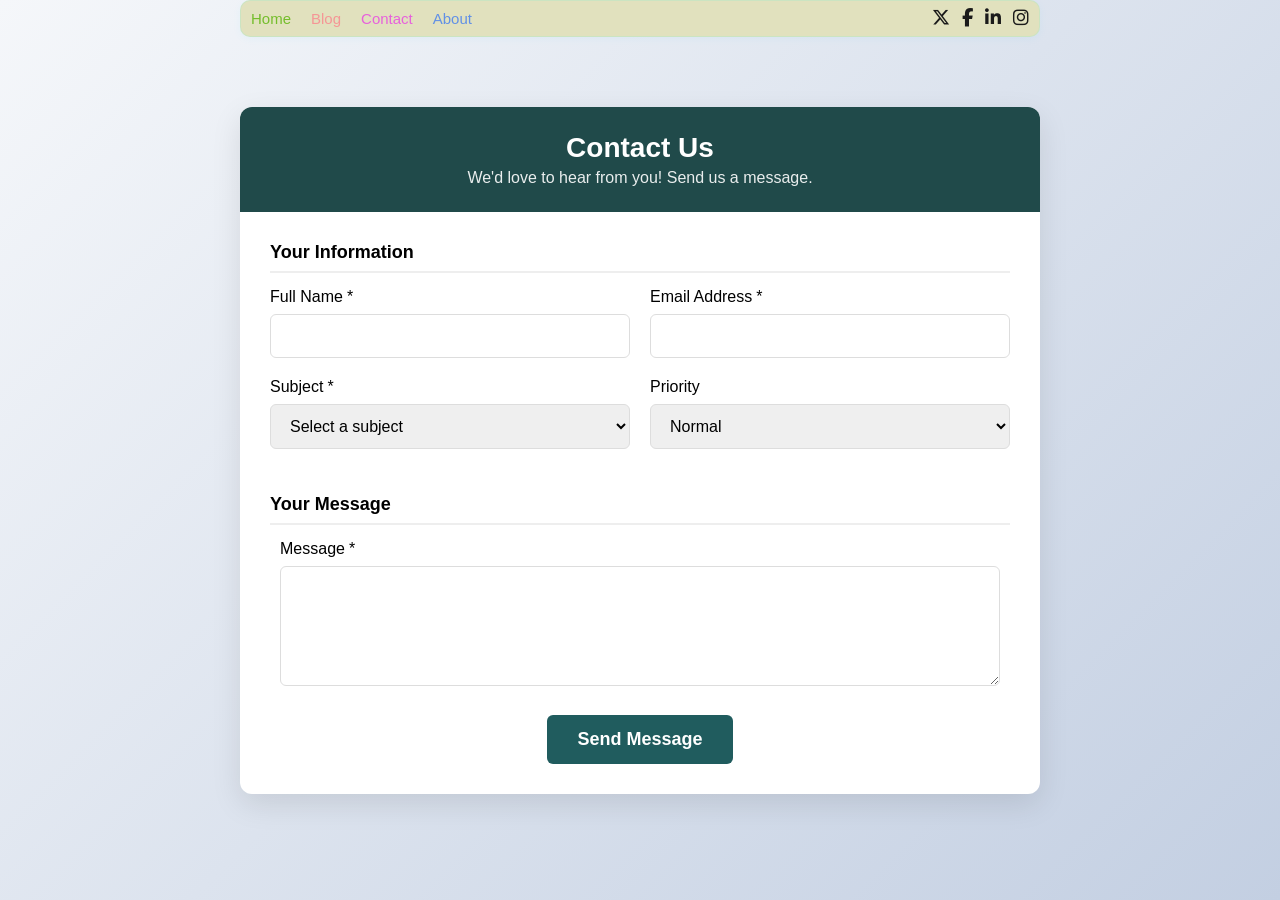
<file: feedbackform.html>
<!DOCTYPE html>
<html lang="en">
<head>
    <meta charset="UTF-8">
    <meta name="viewport" content="width=device-width, initial-scale=1.0">
    <meta name="google-adsense-account" content="ca-pub-2661173827213576">
    
    <title>Contact Us - Top10calculators.com</title>
<link rel="preload" href="calculator.js" as="script">
<link rel="preconnect" href="https://cdnjs.cloudflare.com">
 <!-- Font Awesome 6.5.1 CDN -->
<link rel="stylesheet" href="https://cdnjs.cloudflare.com/ajax/libs/font-awesome/6.5.1/css/all.min.css">


    <style>
        :root {
            /* Color Scheme */
            --primary-bg: #fafaeb;
            --container-bg: #e8e0d0;
            --display-bg: #d0d0c8;
            --button-bg: #d8d0c0;
            --button-hover: #c8c0b0;
            --operator-bg: #4a6572;
            --operator-hover: #3a5562;
            --function-bg: #3a5562;
            --function-hover: #2a4552;
            --clear-bg: #D86A26; 
            --clear-hover: #BB6533;
            --ad-bg: linear-gradient(to right, #e0e0d8, #d0d0c8);
            --ad-unit-bg: linear-gradient(to bottom, #f0f0e8, #e8e8e0);
            --category-bg: linear-gradient(to bottom, #f5f5ed, #e8e8e0);
           
            /* Text Colors */
            --text-primary: #333;
            --text-dark: #1a3a2a;
            --text-medium: #3a5562;
            --text-light: #7a7a72;
            --text-white: white;
           
            /* Borders */
            --border-light: #d8d0c0;
            --border-medium: #c8c0b0;
            --border-dark: #8f8f75;
           
            /* Sizes and Spacing */
            --border-radius: 12px;
            --border-radius-sm: 8px;
            --shadow: 0 8px 16px rgba(0, 0, 0, 0.1);
            --shadow-sm: 0 4px 8px rgba(0, 0, 0, 0.08);
        }
        
        * {
            box-sizing: border-box;
            margin: 0;
            padding: 0;
            font-family: 'Segoe UI', Tahoma, Geneva, Verdana, sans-serif;
        }
        
        body {
            background: linear-gradient(135deg, #f5f7fa 0%, #c3cfe2 100%);
            min-height: 100vh;
            display: flex;
            justify-content: center;
            align-items: center;
            padding: 20px;
        }
        
        .container {
            background-color: white;
            border-radius: 12px;
            box-shadow: 0 10px 30px rgba(0, 0, 0, 0.1);
            width: 100%;
            max-width: 800px;
            overflow: hidden;
        }
        
        .header {
            background: rgb(32, 74, 74);
            color: white;
            padding: 25px;
            text-align: center;
        }
        
        .header h1 {
            font-size: 28px;
            margin-bottom: 5px;
        }
        
        .header p {
            opacity: 0.9;
        }
        
        .form-container {
            padding: 30px;
        }
        
        .form-section {
            margin-bottom: 25px;
        }
        
        .section-title {
            font-size: 18px;
            color: var(--primary-color);
            margin-bottom: 15px;
            padding-bottom: 8px;
            border-bottom: 2px solid #eee;
        }
        
        .form-row {
            display: flex;
            flex-wrap: wrap;
            margin: 0 -10px;
        }
        
        .form-group {
            flex: 1 0 calc(50% - 20px);
            margin: 0 10px 20px;
            min-width: 250px;
        }
        
        .form-label {
            display: block;
            margin-bottom: 8px;
            font-weight: 500;
            color: var(--dark-color);
        }
        
        .form-input, .form-textarea, .form-select {
            width: 100%;
            padding: 12px 15px;
            border: 1px solid #ddd;
            border-radius: 6px;
            font-size: 16px;
            transition: all 0.3s;
        }
        
        .form-input:focus, .form-textarea:focus, .form-select:focus {
            outline: none;
            border-color: var(--primary-color);
            box-shadow: 0 0 0 3px rgba(67, 97, 238, 0.2);
        }
        
        .form-textarea {
            min-height: 120px;
            resize: vertical;
        }
        
        .required::after {
            content: '*';
            color: var(--error-color);
            margin-left: 4px;
        }
        
        .btn-container {
            text-align: center;
            margin-top: 20px;
        }
        
        .submit-btn {
            background: rgb(32, 92, 94);
            color: white;
            border: none;
            padding: 14px 30px;
            font-size: 18px;
            border-radius: 6px;
            cursor: pointer;
            transition: all 0.3s;
            font-weight: 600;
        }
        
        .submit-btn:hover {
            transform: translateY(-2px);
            box-shadow: 0 5px 15px rgb(23, 54, 64);
        }
        
        .error {
            color: var(--error-color);
            font-size: 14px;
            margin-top: 5px;
            display: none;
        }
        
        .server-response {
            padding: 15px;
            border-radius: 6px;
            margin-bottom: 20px;
            text-align: center;
            display: none;
        }
        
        .server-response.success {
            background-color: #d4edda;
            color: #24726b;
            display: none;
        }
        
        .server-response.error {
            background-color: #f8d7da;
            color: #721c24;
            display: none;
        }
        
        @media (max-width: 768px) {
            .form-group {
                flex: 1 0 100%;
            }
            
            .form-container {
                padding: 20px;
            }
        }
    </style>
</head>
<body>
            
             <div style="position: fixed; top: 0; left: 50%; transform: translateX(-50%); width: 800px; display: flex; justify-content: space-between; align-items: center; gap: 20px; background: #e1e1be; padding: 7px 10px; border-radius: 10px; border: 1px solid rgba(11, 255, 226, 0.1); box-shadow: 0 2px 8px rgba(47, 204, 252, 0.05); backdrop-filter: blur(6px); z-index: 1000;">
            <!-- Navigation Links (Left) -->
            <div style="display: flex; gap: 20px;">
                <a href="index.html" style="text-decoration: none; color: #74bd2b; font-family: 'Inter', sans-serif; font-size: 15px; font-weight: 500; transition: color 0.3s ease, transform 0.2s ease;" onmouseover="this.style.color='#3b82f6'; this.style.transform='scale(1.05)'" onmouseout="this.style.color='#1a1a1a'; this.style.transform='scale(1)'">Home</a>
                <a href="https://calculate.lt" style="text-decoration: none; color: #f59696; font-family: 'Inter', sans-serif; font-size: 15px; font-weight: 500; transition: color 0.3s ease, transform 0.2s ease;" onmouseover="this.style.color='#3b82f6'; this.style.transform='scale(1.05)'" onmouseout="this.style.color='#1a1a1a'; this.style.transform='scale(1)'">Blog</a>
                <a href="feedbackform.html" style="text-decoration: none; color: #e761dc; font-family: 'Inter', sans-serif; font-size: 15px; font-weight: 500; transition: color 0.3s ease, transform 0.2s ease;" onmouseover="this.style.color='#3b82f6'; this.style.transform='scale(1.05)'" onmouseout="this.style.color='#1a1a1a'; this.style.transform='scale(1)'">Contact</a>
                <a href="aboutuscalc.html" style="text-decoration: none; color: #6190e6; font-family: 'Inter', sans-serif; font-size: 15px; font-weight: 500; transition: color 0.3s ease, transform 0.2s ease;" onmouseover="this.style.color='#3b82f6'; this.style.transform='scale(1.05)'" onmouseout="this.style.color='#1a1a1a'; this.style.transform='scale(1)'">About</a>
            </div>
            <!-- Social Media Share Links (Right) -->
            <div style="display: flex; gap: 12px; align-items: center;">
                <a href="https://twitter.com/intent/tweet" target="_blank" style="text-decoration: none; color: #1a1a1a; font-size: 18px; transition: color 0.3s ease, transform 0.2s ease;" onmouseover="this.style.color='#1DA1F2'; this.style.transform='scale(1.1)'" onmouseout="this.style.color='#1a1a1a'; this.style.transform='scale(1)'"><i class="fa-brands fa-x-twitter"></i></a>
                <a href="https://www.facebook.com/sharer/sharer.php" target="_blank" style="text-decoration: none; color: #1a1a1a; font-size: 18px; transition: color 0.3s ease, transform 0.2s ease;" onmouseover="this.style.color='#3b5998'; this.style.transform='scale(1.1)'" onmouseout="this.style.color='#1a1a1a'; this.style.transform='scale(1)'"><i class="fa-brands fa-facebook-f"></i></a>
                <a href="https://www.linkedin.com/shareArticle" target="_blank" style="text-decoration: none; color: #1a1a1a; font-size: 18px; transition: color 0.3s ease, transform 0.2s ease;" onmouseover="this.style.color='#0A66C2'; this.style.transform='scale(1.1)'" onmouseout="this.style.color='#1a1a1a'; this.style.transform='scale(1)'"><i class="fa-brands fa-linkedin-in"></i></a>
                <a href="https://www.instagram.com" target="_blank" style="text-decoration: none; color: #1a1a1a; font-size: 18px; transition: color 0.3s ease, transform 0.2s ease;" onmouseover="this.style.color='#E1306C'; this.style.transform='scale(1.1)'" onmouseout="this.style.color='#1a1a1a'; this.style.transform='scale(1)'"><i class="fa-brands fa-instagram"></i></a>
            
            </div>
        </div>
    
    
    <div class="container">
        <div class="header">
            <h1>Contact Us</h1>
            <p>We'd love to hear from you! Send us a message.</p>
        </div>
        
        <div class="form-container">
            <div class="server-response" id="serverResponse"></div>
            
            <form id="feedbackForm" action="submit_feedback.php" method="POST">
                <div class="form-section">
                    <h3 class="section-title">Your Information</h3>
                    <div class="form-row">
                        <div class="form-group">
                            <label for="name" class="form-label required">Full Name</label>
                            <input type="text" id="name" name="name" class="form-input" required>
                            <div class="error" id="nameError">Please enter your name</div>
                        </div>
                        <div class="form-group">
                            <label for="email" class="form-label required">Email Address</label>
                            <input type="email" id="email" name="email" class="form-input" required>
                            <div class="error" id="emailError">Please enter a valid email address</div>
                        </div>
                    </div>
                    <div class="form-row">
                        <div class="form-group">
                            <label for="subject" class="form-label required">Subject</label>
                            <select id="subject" name="subject" class="form-select" required>
                                <option value="">Select a subject</option>
                                <option value="General Inquiry">General Inquiry</option>
                                <option value="Technical Support">Technical Support</option>
                                <option value="Feature Request">Feature Request</option>
                                <option value="Bug Report">Bug Report</option>
                                <option value="Partnership">Partnership</option>
                                <option value="Other">Other</option>
                            </select>
                            <div class="error" id="subjectError">Please select a subject</div>
                        </div>
                        <div class="form-group">
                            <label for="priority" class="form-label">Priority</label>
                            <select id="priority" name="priority" class="form-select">
                                <option value="Low">Low</option>
                                <option value="Normal" selected>Normal</option>
                                <option value="High">High</option>
                                <option value="Urgent">Urgent</option>
                            </select>
                        </div>
                    </div>
                </div>
                
                <div class="form-section">
                    <h3 class="section-title">Your Message</h3>
                    <div class="form-group">
                        <label for="message" class="form-label required">Message</label>
                        <textarea id="message" name="message" class="form-textarea" required></textarea>
                        <div class="error" id="messageError">Please enter your message</div>
                    </div>
                </div>
                
                <div class="btn-container">
                    <button type="submit" class="submit-btn">Send Message</button>
                </div>
            </form>
        </div>
    </div>

    <script>
        document.getElementById('feedbackForm').addEventListener('submit', function(e) {
            e.preventDefault();
            
            // Basic validation
            let isValid = true;
            const name = document.getElementById('name').value;
            const email = document.getElementById('email').value;
            const subject = document.getElementById('subject').value;
            const message = document.getElementById('message').value;
            
            // Reset errors
            document.querySelectorAll('.error').forEach(el => el.style.display = 'none');
            
            // Validate name
            if (!name) {
                document.getElementById('nameError').style.display = 'block';
                isValid = false;
            }
            
            // Validate email
            const emailPattern = /^[^\s@]+@[^\s@]+\.[^\s@]+$/;
            if (!emailPattern.test(email)) {
                document.getElementById('emailError').style.display = 'block';
                isValid = false;
            }
            
            // Validate subject
            if (!subject) {
                document.getElementById('subjectError').style.display = 'block';
                isValid = false;
            }
            
            // Validate message
            if (!message) {
                document.getElementById('messageError').style.display = 'block';
                isValid = false;
            }
            
            if (isValid) {
                // Submit the form via AJAX
                const formData = new FormData(this);
                
                fetch(this.action, {
                    method: 'POST',
                    body: formData
                })
                .then(response => response.json())
                .then(data => {
                    const responseElement = document.getElementById('serverResponse');
                    if (data.success) {
                        responseElement.className = 'server-response success';
                        responseElement.innerHTML = data.message;
                        // Reset form on successful submission
                        document.getElementById('feedbackForm').reset();
                    } else {
                        responseElement.className = 'server-response error';
                        responseElement.innerHTML = data.message;
                    }
                })
                .catch(error => {
                    console.error('Error:', error);
                    const responseElement = document.getElementById('serverResponse');
                    responseElement.className = 'server-response error';
                    responseElement.innerHTML = 'An error occurred. Please try again.';
                });
            }
        });
    </script>
</body>
</html>
</file>
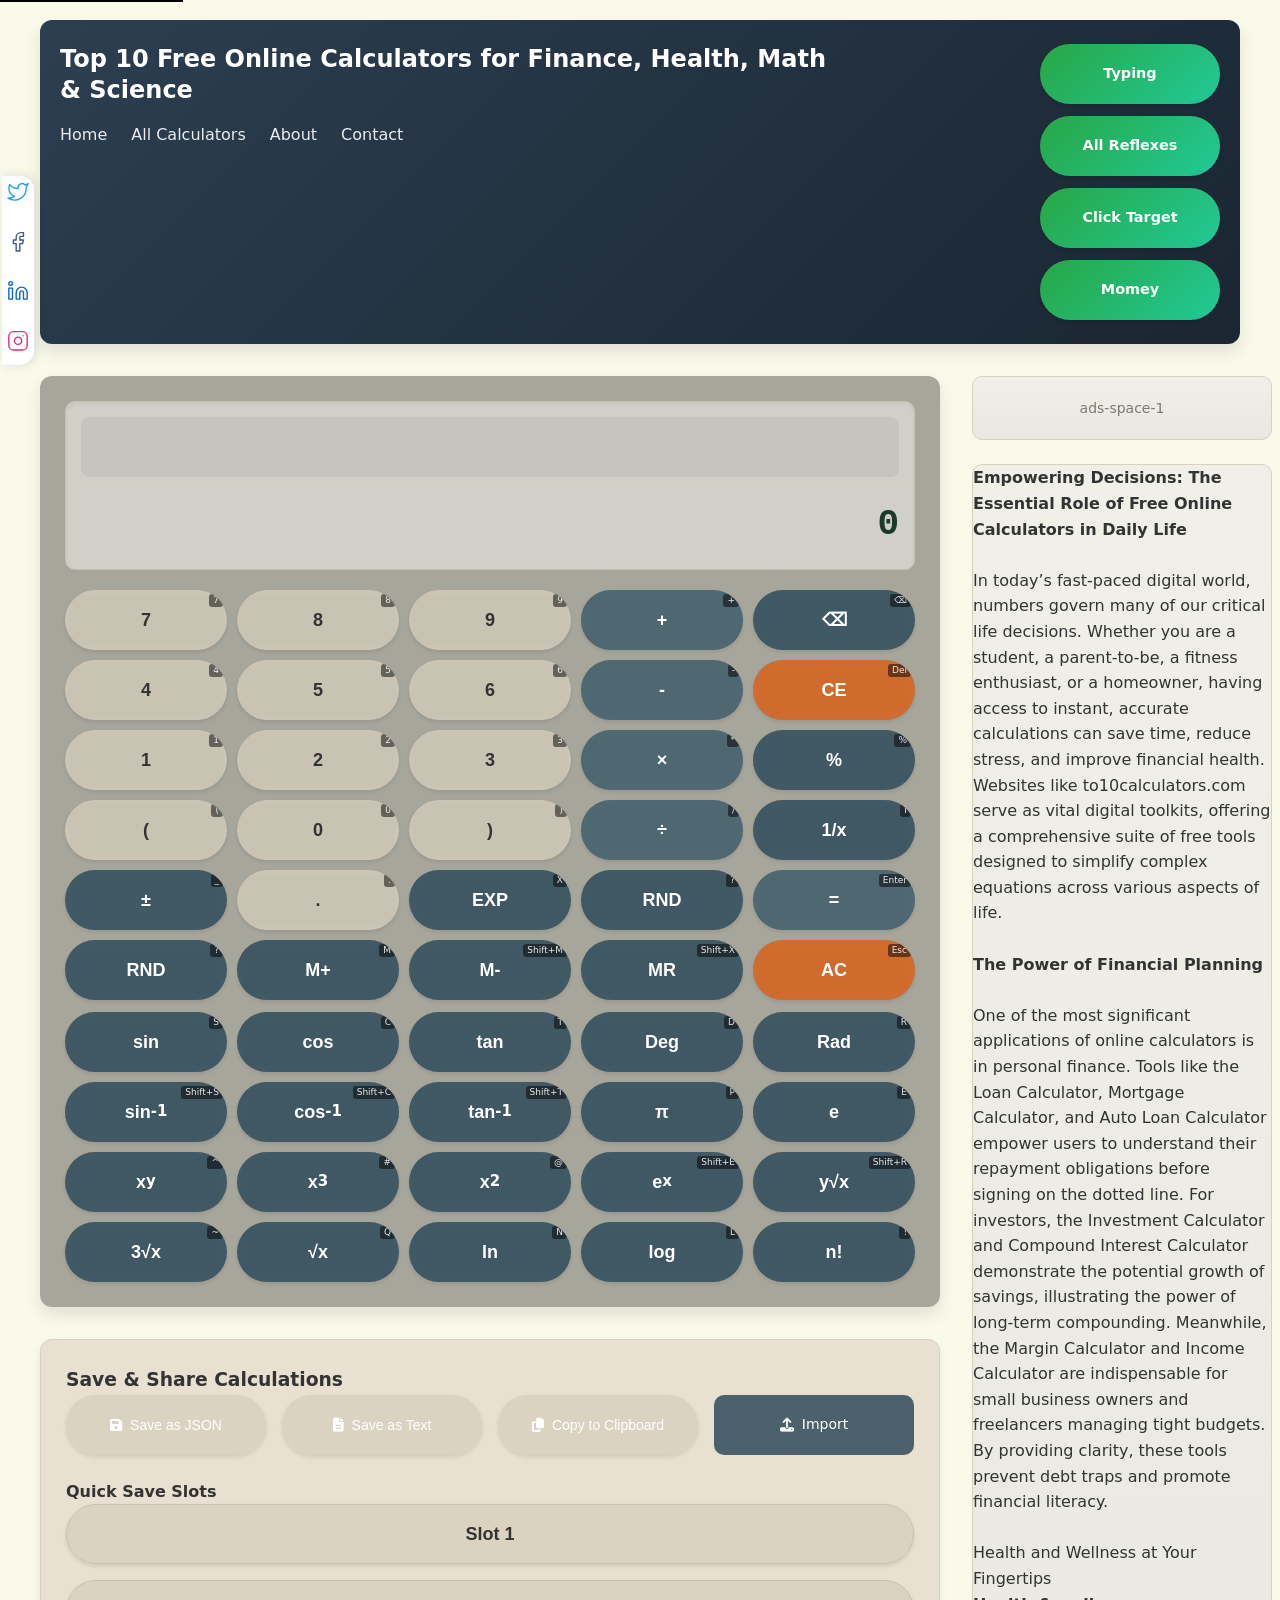
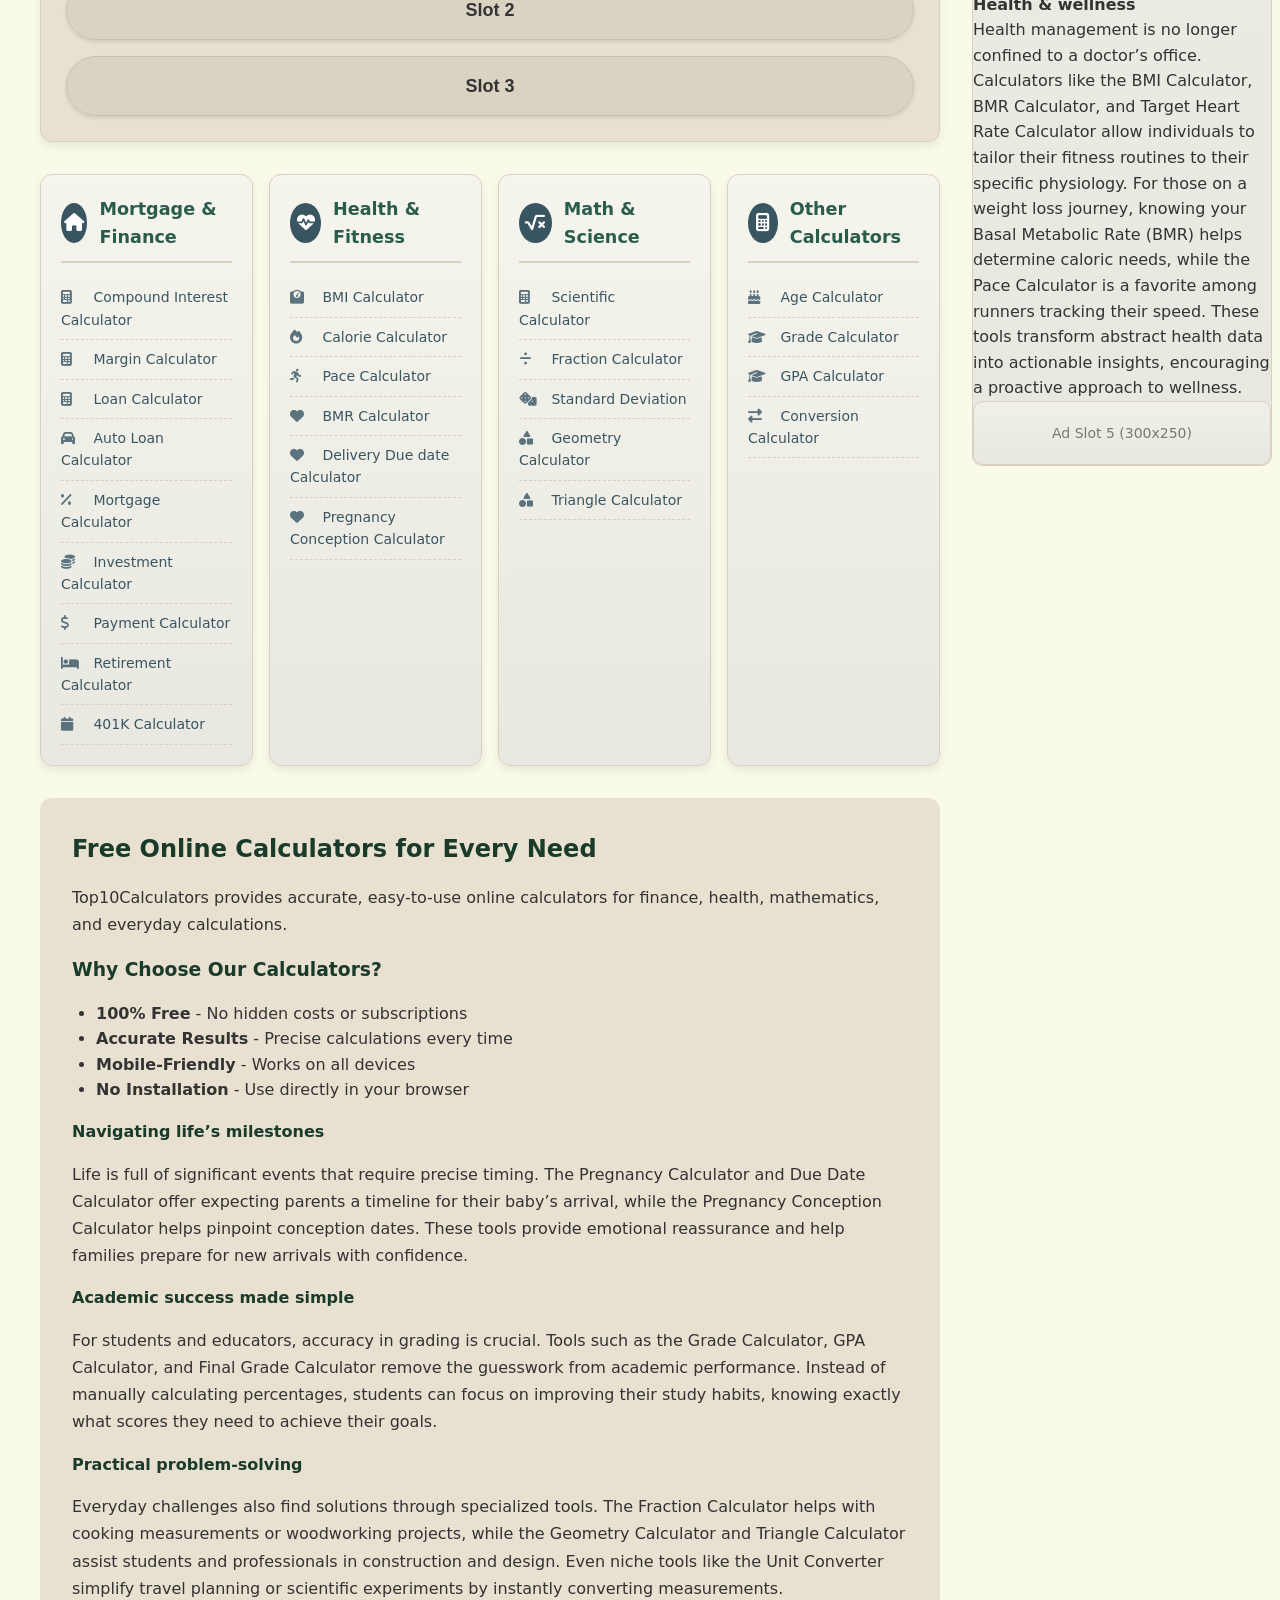
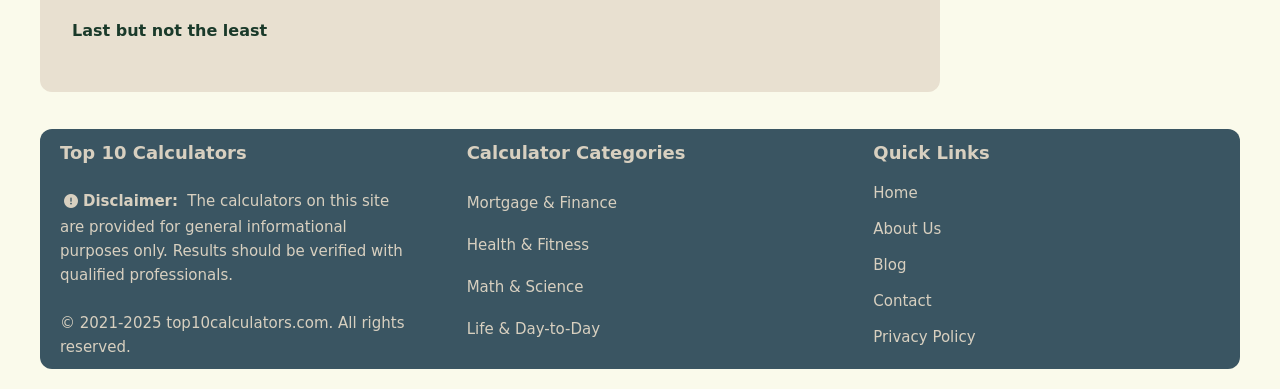
<file: index-1.html>
<!DOCTYPE html>
<html lang="en">
<head>
    <meta charset="UTF-8">
    <meta name="viewport" content="width=device-width, initial-scale=1.0">
    <title>Free Online Calculators for Finance, Health, Math & Science | Top10Calculators</title>
    
    <!-- Enhanced SEO Meta Tags -->
    <meta name="description" content="Free online calculators for mortgage, car loan, BMI, mathematics, grade, GPA, geometry. Accurate, easy-to-use calculators with detailed results and explanations.">
    <meta name="keywords" content="online calculator, mortgage calculator, car loan calculator, BMI calculator, math calculator, scientific calculator, geometry calculator, finance calculator, health calculator">
    <meta name="author" content="Top10Calculators">
    <meta name="robots" content="index, follow, max-snippet:150, max-image-preview:large">
    <meta name="google-adsense-account" content="ca-pub-2661173827213576">
    
    <!-- Open Graph -->
    <meta property="og:type" content="website">
    <meta property="og:url" content="https://top10calculators.com/">
    <meta property="og:title" content="Free Online Calculators for Finance, Health & Math | Top10Calculators">
    <meta property="og:description" content="Accurate, easy-to-use calculators with detailed results. Calculate mortgages, loans, BMI, geometry, and more in seconds!">
    <meta property="og:image" content="https://top10calculators.com/images/icons/og-image.png">
    <meta property="og:site_name" content="Top10Calculators">
    
    <!-- Twitter Card -->
    <meta name="twitter:card" content="summary_large_image">
    <meta name="twitter:title" content="Free Online Calculators for Finance, Health & Math">
    <meta name="twitter:description" content="Accurate, easy-to-use calculators with detailed results. No formulas needed - calculate anything in seconds!">
    
    <!-- Canonical URL -->
    <link rel="canonical" href="https://top10calculators.com/">
    
    <!-- Favicon & App Icons -->
    <link rel="icon" type="image/png" href="images/icons/logo32x32.png">
    <link rel="apple-touch-icon" href="images/icons/logo32x32.png">
    
    <!-- Preload Critical Resources -->
    <link rel="preload" href="calcstyles.css" as="style">
    <link rel="preload" href="calculator.js" as="script">
    
    <!-- CSS -->
    <link rel="stylesheet" href="calcstyles.css">
    <link rel="stylesheet" href="https://cdnjs.cloudflare.com/ajax/libs/font-awesome/6.4.0/css/all.min.css" 
          crossorigin="anonymous" referrerpolicy="no-referrer">
    
    <!-- PWA Manifest -->
    <link rel="manifest" href="manifest.json">
    <meta name="theme-color" content="#4a6572">
    
    <!-- Schema.org Structured Data -->
   <!-- WebApplication Schema -->
<script type="application/ld+json">
{
    "@context": "https://schema.org",
    "@type": "WebApplication",
    "name": "Top10Calculators - Free Online Calculators",
    "url": "https://top10calculators.com/",
    "description": "Free online calculators for mortgage, finance, car loan, BMI, mathematics, Grade, GPA. Accurate, easy-to-use calculators with detailed results.",
    "applicationCategory": "UtilityApplication",
    "operatingSystem": "Any",
    "permissions": "browser",
    "featureList": ["Mortgage Calculator", "Loan Calculator", "BMI Calculator", "Geometry Calculator", "Scientific Calculator", "Grade Calculator"],
    "offers": {
        "@type": "Offer",
        "price": "0",
        "priceCurrency": "USD"
    },
    "aggregateRating": {
        "@type": "AggregateRating",
        "ratingValue": "4.8",
        "ratingCount": "1250"
    },
    "author": {
        "@type": "Organization",
        "name": "Top10Calculators"
    }
}
</script>

<!-- Website Schema -->
<script type="application/ld+json">
{
    "@context": "https://schema.org",
    "@type": "WebSite",
    "name": "Top10Calculators",
    "url": "https://top10calculators.com/",
    "potentialAction": {
        "@type": "SearchAction",
        "target": "https://top10calculators.com/search?q={search_term_string}",
        "query-input": "required name=search_term_string"
    }
}
</script>
    
    <!-- Google Analytics -->
    <script async src="https://www.googletagmanager.com/gtag/js?id=G-1665YE8BPB"></script>
    <script>
        window.dataLayer = window.dataLayer || [];
        function gtag(){dataLayer.push(arguments);}
        gtag('js', new Date());
        gtag('config', 'G-1665YE8BPB');
    </script>

    <!-- Add to head section -->
    <noscript><link rel="stylesheet" href="https://cdnjs.cloudflare.com/ajax/libs/font-awesome/6.4.0/css/all.min.css"></noscript>
    
                                  <!-- FAQs schema -->
                                <script type="application/ld+json">
                            {
                              "@context": "https://schema.org",
                              "@type": "FAQPage",
                              "mainEntity": [
                                {
                                  "@type": "Question",
                                  "name": "How does a finance calculator determine monthly payments?",
                                  "acceptedAnswer": {
                                    "@type": "Answer",
                                    "text": "A finance calculator uses the Amortization Formula to calculate payments. It takes the principal amount (the total borrowed), the interest rate, and the loan term. By applying these variables, it determines a fixed monthly amount that covers both the interest accrued and a portion of the principal balance."
                                  }
                                },
                                {
                                  "@type": "Question",
                                  "name": "What is the difference between simple and compound interest?",
                                  "acceptedAnswer": {
                                    "@type": "Answer",
                                    "text": "Simple interest is calculated only on the principal amount. Compound interest is calculated on the principal plus any interest that has already accumulated. Over time, compound interest allows your savings to grow significantly faster because you are earning interest on your interest."
                                  }
                                },
                                {
                                  "@type": "Question",
                                  "name": "How do extra payments affect my loan term?",
                                  "acceptedAnswer": {
                                    "@type": "Answer",
                                    "text": "Making extra payments directly reduces your principal balance. Because interest is calculated based on the remaining balance, reducing the principal faster means you pay less total interest. This can shave months or years off your repayment schedule."
                                  }
                                },
                                {
                                  "@type": "Question",
                                  "name": "Why is my Annual Percentage Rate (APR) higher than my interest rate?",
                                  "acceptedAnswer": {
                                    "@type": "Answer",
                                    "text": "The interest rate is the cost of borrowing the principal. The APR is a broader measure that includes the interest rate plus other costs, such as origination fees and closing costs, representing the total yearly cost of the loan."
                                  }
                                }
                              ]
                            }
                            </script>
    
    
</head>
<body>
    <!-- Skip to Main Content for Accessibility -->
    <a href="#main-content" class="skip-link">Skip to main content</a>
   
    <div class="container">
                     <header role="banner">
                        <div class="header-content">
                            <div class="logo-section">
                                <div class="left-box">
                                    <div class="logo">
                                        <h1>Top 10 Free Online Calculators for Finance, Health, Math & Science</h1>
                                    </div>
                                    
                                    <nav class="main-navigation" aria-label="Main Navigation">
                                        <ul>
                                            <li><a href="index.html" aria-label="Home Page">Home</a></li>
                                            <li><a href="sitemapcalc.html" aria-label="Browse All Calculators">All Calculators</a></li>
                                            <li><a href="aboutuscalc.html" aria-label="About Our Company">About</a></li>
                                            <li><a href="feedbackform.html" aria-label="Contact Us">Contact</a></li>
                                        </ul>
                                    </nav>
                                </div>
                                
                                <div class="right-box">
                                    <div class="testing-links" aria-label="calculate Your Score">
                                        <a href="testing-pages/typing.html" class="test-btn" aria-label="Typing Speed Test">Typing</a>
                                        <a href="testing-pages/reponse.html" class="test-btn" aria-label="Click Response Test">All Reflexes</a>
                                        <a href="testing-pages/accuracy.html" class="test-btn" aria-label="Accurate Response Test">Click Target</a>
                                        <a href="testing-pages/memory.html" class="test-btn" aria-label="Memory Test">Momey</a>
                                    </div>
                                </div>
                            </div>
                        </div>
                    </header>
        
       
        
        <!-- Main Content with Sidebar -->
        <div class="main-layout">
            <!-- Main Content (75%) -->
            <main id="main-content" class="main-content" role="main">
                <!-- Hero Section with Calculator -->
                <section class="hero-calculator">
                    <div class="calculator-container">
                        <div class="display-container">
                            <div class="calculation" id="calculation" aria-live="polite"></div>
                            <div class="display" id="display" aria-live="polite">0</div>
                        </div>
                        
                            <div class="buttons-container" role="group" aria-label="Calculator buttons">
                               
                                <!-- Basic Operations Group - 5 columns -->
                                <div class="button-group group-basic">
                                    <button data-value="7" data-key="7" aria-label="Number 7">7<span class="key-badge" aria-hidden="true">7</span></button>
                                    <button data-value="8" data-key="8" aria-label="Number 8">8<span class="key-badge" aria-hidden="true">8</span></button>
                                    <button data-value="9" data-key="9" aria-label="Number 9">9<span class="key-badge" aria-hidden="true">9</span></button>
                                    <button class="operator" data-operator="+" data-key="+" aria-label="Addition">+<span class="key-badge" aria-hidden="true">+</span></button>
                                    <button class="function" data-func="backspace" data-key="Backspace" aria-label="Backspace">⌫<span class="key-badge" aria-hidden="true">⌫</span></button>
                                    
                                    <button data-value="4" data-key="4" aria-label="Number 4">4<span class="key-badge" aria-hidden="true">4</span></button>
                                    <button data-value="5" data-key="5" aria-label="Number 5">5<span class="key-badge" aria-hidden="true">5</span></button>
                                    <button data-value="6" data-key="6" aria-label="Number 6">6<span class="key-badge" aria-hidden="true">6</span></button>
                                    <button class="operator" data-operator="-" data-key="-" aria-label="Subtraction">-<span class="key-badge" aria-hidden="true">-</span></button>
                                    <button class="function" data-func="clearEntry" data-key="Delete" aria-label="Clear entry">CE<span class="key-badge" aria-hidden="true">Del</span></button>
                                    
                                    <button data-value="1" data-key="1" aria-label="Number 1">1<span class="key-badge" aria-hidden="true">1</span></button>
                                    <button data-value="2" data-key="2" aria-label="Number 2">2<span class="key-badge" aria-hidden="true">2</span></button>
                                    <button data-value="3" data-key="3" aria-label="Number 3">3<span class="key-badge" aria-hidden="true">3</span></button>
                                    <button class="operator" data-operator="*" data-key="*" aria-label="Multiplication">×<span class="key-badge" aria-hidden="true">*</span></button>
                                    <button class="function" data-func="percent" data-key="%" aria-label="Percentage">%<span class="key-badge" aria-hidden="true">%</span></button>
                                    
                                    <button data-value="(" data-key="(" aria-label="Open parenthesis">(<span class="key-badge" aria-hidden="true">(</span></button>
                                    <button data-value="0" data-key="0" aria-label="Number 0">0<span class="key-badge" aria-hidden="true">0</span></button>
                                    <button data-value=")" data-key=")" aria-label="Close parenthesis">)<span class="key-badge" aria-hidden="true">)</span></button>
                                    <button class="operator" data-operator="/" data-key="/" aria-label="Division">÷<span class="key-badge" aria-hidden="true">/</span></button>
                                    <button class="function" data-func="reciprocal" data-key="i" aria-label="Reciprocal">1/x<span class="key-badge" aria-hidden="true">I</span></button>
                                    
                                    <button class="function" data-func="toggleSign" data-key="_" aria-label="Toggle sign">±<span class="key-badge" aria-hidden="true">_</span></button>
                                    <button data-value="." data-key="." aria-label="Decimal point">.<span class="key-badge" aria-hidden="true">.</span></button>
                                    <button class="function" data-func="expNotation" data-key="x" aria-label="Exponential notation">EXP<span class="key-badge" aria-hidden="true">X</span></button>
                                    <button class="function" data-func="random" data-key="?" aria-label="Random number">RND<span class="key-badge" aria-hidden="true">?</span></button>
                                    <button class="operator equals" data-operator="=" data-key="Enter" aria-label="Equals">=<span class="key-badge" aria-hidden="true">Enter</span></button>
                                  
                                    <button class="function" data-func="random" data-key="?" aria-label="Random number">RND<span class="key-badge" aria-hidden="true">?</span></button>
                                    <button class="function" data-func="memoryAdd" data-key="m" aria-label="Memory add">M+<span class="key-badge" aria-hidden="true">M</span></button>
                                    <button class="function" data-func="memorySubtract" data-key="M" aria-label="Memory subtract">M-<span class="key-badge" aria-hidden="true">Shift+M</span></button>
                                    <button class="function" data-func="memoryRecall" data-key="X" aria-label="Memory recall">MR<span class="key-badge" aria-hidden="true">Shift+X</span></button>
                                    <button class="function" data-func="clear" data-key="Escape" aria-label="All clear">AC<span class="key-badge" aria-hidden="true">Esc</span></button>
                                   
                                  </div>
                               
                                <!-- Advanced Functions Group - 5 columns -->
                                <div class="button-group group-advanced">
                                    <button class="function" data-func="sin" data-key="s" aria-label="Sine function">sin<span class="key-badge" aria-hidden="true">S</span></button>
                                    <button class="function" data-func="cos" data-key="c" aria-label="Cosine function">cos<span class="key-badge" aria-hidden="true">C</span></button>
                                    <button class="function" data-func="tan" data-key="t" aria-label="Tangent function">tan<span class="key-badge" aria-hidden="true">T</span></button>
                                    <button class="function" data-func="toggleAngleMode" data-key="d" aria-label="Toggle to degrees">Deg<span class="key-badge" aria-hidden="true">D</span></button>
                                    <button class="function" data-func="toggleAngleMode" data-key="r" aria-label="Toggle to radians">Rad<span class="key-badge" aria-hidden="true">R</span></button>
                                    
                                    <button class="function" data-func="asin" data-key="S" aria-label="Inverse sine">sin<sup>-1</sup><span class="key-badge" aria-hidden="true">Shift+S</span></button>
                                    <button class="function" data-func="acos" data-key="C" aria-label="Inverse cosine">cos<sup>-1</sup><span class="key-badge" aria-hidden="true">Shift+C</span></button>
                                    <button class="function" data-func="atan" data-key="T" aria-label="Inverse tangent">tan<sup>-1</sup><span class="key-badge" aria-hidden="true">Shift+T</span></button>
                                    <button class="function" data-func="pi" data-key="p" aria-label="Pi constant">π<span class="key-badge" aria-hidden="true">P</span></button>
                                    <button class="function" data-func="e" data-key="e" aria-label="Euler's number">e<span class="key-badge" aria-hidden="true">E</span></button>
                                    
                                    <button class="function" data-func="power" data-key="^" aria-label="Power function">x<sup>y</sup><span class="key-badge" aria-hidden="true">^</span></button>
                                    <button class="function" data-func="cube" data-key="#" aria-label="Cube function">x<sup>3</sup><span class="key-badge" aria-hidden="true">#</span></button>
                                    <button class="function" data-func="square" data-key="@" aria-label="Square function">x<sup>2</sup><span class="key-badge" aria-hidden="true">@</span></button>
                                    <button class="function" data-func="exp" data-key="E" aria-label="Exponential function">e<sup>x</sup><span class="key-badge" aria-hidden="true">Shift+E</span></button>
                                    
                                    <button class="function" data-func="nthRoot" data-key="R" aria-label="Nth root function">y√x<span class="key-badge" aria-hidden="true">Shift+R</span></button>
                                    <button class="function" data-func="cubeRoot" data-key="~" aria-label="Cube root function">3√x<span class="key-badge" aria-hidden="true">~</span></button>
                                    <button class="function" data-func="sqrt" data-key="q" aria-label="Square root function">√x<span class="key-badge" aria-hidden="true">Q</span></button>
                                    <button class="function" data-func="ln" data-key="n" aria-label="Natural logarithm">ln<span class="key-badge" aria-hidden="true">N</span></button>
                                    <button class="function" data-func="log" data-key="l" aria-label="Logarithm base 10">log<span class="key-badge" aria-hidden="true">L</span></button>
                                    
                                    <button class="function" data-func="factorial" data-key="!" aria-label="Factorial function">n!<span class="key-badge" aria-hidden="true">!</span></button>
                                </div>
                                
                               
                            </div>
                    </div>
                </section>

                <!-- Save & Share Section -->
                <section class="save-share-section">
                    <div class="save-share-container">
                        <h3>Save & Share Calculations</h3>
                        <div class="save-share-buttons">
                            <button class="save-btn" id="saveJSON">
                                <i class="fas fa-save"></i> Save as JSON
                            </button>
                            <button class="save-btn" id="saveText">
                                <i class="fas fa-file-alt"></i> Save as Text
                            </button>
                            <button class="share-btn" id="copyClipboard">
                                <i class="fas fa-copy"></i> Copy to Clipboard
                            </button>
                            <label class="import-btn">
                                <i class="fas fa-upload"></i> Import
                                <input type="file" id="importFile" accept=".json,.txt" style="display: none;">
                            </label>
                        </div>
                        
                        <!-- Quick Save Slots -->
                        <div class="quick-save-slots">
                            <h4>Quick Save Slots</h4>
                            <div class="slot-buttons">
                                <button class="slot-btn" data-slot="1">Slot 1</button>
                                <button class="slot-btn" data-slot="2">Slot 2</button>
                                <button class="slot-btn" data-slot="3">Slot 3</button>
                            </div>
                        </div>
                    </div>
                </section>

                <!-- Calculator Categories Grid -->
                
                <section id="calculator-categories" class="categories-grid" aria-label="Calculator Categories">
                
                <!--<section class="categories-grid" aria-label="Calculator Categories"> -->
                
                    <div class="category-box">
                        <div class="category-header">
                            <div class="category-icon">
                                <i class="fas fa-home" aria-hidden="true"></i>
                            </div>
                            <div class="category-title">Mortgage & Finance</div>
                        </div>
                        <ul class="calculator-list">
                            <li><a href="calculators/compoundinterestcalc.html"><i class="fas fa-calculator" aria-hidden="true"></i> Compound Interest Calculator</a></li>
                            <li><a href="calculators/margincalc.html"><i class="fas fa-calculator" aria-hidden="true"></i> Margin Calculator</a></li>
                            <li><a href="calculators/loancalc.html"><i class="fas fa-calculator" aria-hidden="true"></i> Loan Calculator</a></li>
                            <li><a href="calculators/autoloancalc.html"><i class="fas fa-car" aria-hidden="true"></i> Auto Loan Calculator</a></li>
                            <li><a href="calculators/mortgagecalc.html"><i class="fas fa-percent" aria-hidden="true"></i> Mortgage Calculator</a></li>
                            <li><a href="calculators/investcalc.html"><i class="fas fa-coins" aria-hidden="true"></i> Investment Calculator</a></li>
                            <li><a href="calculators/paymntcalc.html"><i class="fas fa-dollar" aria-hidden="true"></i> Payment Calculator</a></li>
                            <li><a href="calculators/retirementcalc.html"><i class="fas fa-bed" aria-hidden="true"></i> Retirement Calculator</a></li>
                            <li><a href="calculators/401kcalc.html"><i class="fas fa-calendar" aria-hidden="true"></i> 401K Calculator</a></li>
                             
                            
                        </ul>
                    </div>
                    
                    <div class="category-box">
                        <div class="category-header">
                            <div class="category-icon">
                                <i class="fas fa-heartbeat" aria-hidden="true"></i>
                            </div>
                            <div class="category-title">Health & Fitness</div>
                        </div>
                        <ul class="calculator-list">
                            <li><a href="calculators/bmicalc.html"><i class="fas fa-weight" aria-hidden="true"></i> BMI Calculator</a></li>
                            <li><a href="calculators/caloricalc.html"><i class="fas fa-fire" aria-hidden="true"></i> Calorie Calculator</a></li>
                            <li><a href="calculators/pacecalc.html"><i class="fas fa-running" aria-hidden="true"></i> Pace Calculator</a></li>
                            <li><a href="calculators/bmrcalc.html"><i class="fas fa-heart" aria-hidden="true"></i> BMR Calculator</a></li>
                            <li><a href="calculators/duedatcalc.html"><i class="fas fa-heart" aria-hidden="true"></i> Delivery Due date Calculator</a></li>
                        
                            <li><a href="calculators/pregconceptcalc.html"><i class="fas fa-heart" aria-hidden="true"></i> Pregnancy Conception Calculator</a></li>
                            
                          

                            
                        </ul>
                    </div>
                    
                    <div class="category-box">
                        <div class="category-header">
                            <div class="category-icon">
                                <i class="fas fa-square-root-alt" aria-hidden="true"></i>
                            </div>
                            <div class="category-title">Math & Science</div>
                        </div>
                        <ul class="calculator-list">
                            <li><a href="#"><i class="fas fa-calculator" aria-hidden="true"></i> Scientific Calculator</a></li>
                            <li><a href="calculators/fractioncalc.html"><i class="fas fa-divide" aria-hidden="true"></i> Fraction Calculator</a></li>
                            <li><a href="calculators/sdcalc.html"><i class="fas fa-dice" aria-hidden="true"></i> Standard Deviation</a></li>
                            <li><a href="calculators/geometrycalc.html"><i class="fas fa-shapes" aria-hidden="true"></i> Geometry Calculator</a></li>
                            <li><a href="calculators/trianglecalc.html"><i class="fas fa-shapes" aria-hidden="true"></i> Triangle Calculator</a></li>
                            
                            
                           

                            
                        </ul>
                    </div>
                    
                    <div class="category-box">
                        <div class="category-header">
                            <div class="category-icon">
                                <i class="fas fa-calculator" aria-hidden="true"></i>
                            </div>
                            <div class="category-title">Other Calculators</div>
                        </div>
                        <ul class="calculator-list">
                            <li><a href="calculators/calcage.html"><i class="fas fa-birthday-cake" aria-hidden="true"></i> Age Calculator</a></li>
                            <li><a href="calculators/gradecalc.html"><i class="fas fa-graduation-cap" aria-hidden="true"></i> Grade Calculator</a></li>
                            <li><a href="calculators/gpacalc.html"><i class="fas fa-graduation-cap" aria-hidden="true"></i> GPA Calculator</a></li>
                            <li><a href="calculators/unitconvcalc.html"><i class="fas fa-exchange-alt" aria-hidden="true"></i> Conversion Calculator</a></li>
                        </ul>
                    </div>
                </section>

                <!-- Content Section for SEO -->
                <section class="seo-content" aria-label="About Our Calculators">
                    <h2>Free Online Calculators for Every Need</h2>
                    <p>Top10Calculators provides accurate, easy-to-use online calculators for finance, health, mathematics, and everyday calculations.</p>
                    
                    <h3>Why Choose Our Calculators?</h3>
                    <ul>
                        <li><strong>100% Free</strong> - No hidden costs or subscriptions</li>
                        <li><strong>Accurate Results</strong> - Precise calculations every time</li>
                        <li><strong>Mobile-Friendly</strong> - Works on all devices</li>
                        <li><strong>No Installation</strong> - Use directly in your browser</li>
                    </ul>
                     <h4>Navigating life’s milestones</h4>
                    <p>Life is full of significant events that require precise timing. The Pregnancy Calculator and Due Date Calculator offer expecting parents a timeline for their baby’s arrival, while the Pregnancy Conception Calculator helps pinpoint conception dates. These tools provide emotional reassurance and help families prepare for new arrivals with confidence.</p>
                     <h4>Academic success made simple</h4>
                    <p>For students and educators, accuracy in grading is crucial. Tools such as the Grade Calculator, GPA Calculator, and Final Grade Calculator remove the guesswork from academic performance. Instead of manually calculating percentages, students can focus on improving their study habits, knowing exactly what scores they need to achieve their goals.</p>
                     <h4>Practical problem‑solving</h4>
                    <p>Everyday challenges also find solutions through specialized tools. The Fraction Calculator helps with cooking measurements or woodworking projects, while the Geometry Calculator and Triangle Calculator assist students and professionals in construction and design. Even niche tools like the Unit Converter simplify travel planning or scientific experiments by instantly converting measurements.</p>
                    <h4>Last but not the least</h4>
                    
                    
                    
                </section>
            </main>

            <!-- Sidebar with 3 Ads (25%) -->
            <aside class="sidebar" role="complementary" aria-label="Advertisement Section">
                <div class="ad-container">
                    <div class="ad-slot" id="ad-slot-1">
                        <div class="ad-placeholder">
                           ads-space-1




                        </div>
                    </div>
                    <div class="ad-slot" id="ad-slot-2">
                        <div class="📌 information">
                             <strong>Empowering Decisions: The Essential Role of Free Online Calculators in Daily Life</strong><br><br>
                    In today’s fast-paced digital world, numbers govern many of our critical life decisions. Whether you are a student, a parent-to-be, a fitness enthusiast, or a homeowner, having access to instant, accurate calculations can save time, reduce stress, and improve financial health. Websites like to10calculators.com serve as vital digital toolkits, offering a comprehensive suite of free tools designed to simplify complex equations across various aspects of life.<br><br>
                    <strong>The Power of Financial Planning</strong><br><br>
                    One of the most significant applications of online calculators is in personal finance. Tools like the Loan Calculator, Mortgage Calculator, and Auto Loan Calculator empower users to understand their repayment obligations before signing on the dotted line. For investors, the Investment Calculator and Compound Interest Calculator demonstrate the potential growth of savings, illustrating the power of long-term compounding. Meanwhile, the Margin Calculator and Income Calculator are indispensable for small business owners and freelancers managing tight budgets. By providing clarity, these tools prevent debt traps and promote financial literacy.<br><br>
                    Health and Wellness at Your Fingertips
                            
                            
                           <h4>Health & wellness</h4>
                    <p>Health management is no longer confined to a doctor’s office. Calculators like the BMI Calculator, BMR Calculator, and Target Heart Rate Calculator allow individuals to tailor their fitness routines to their specific physiology. For those on a weight loss journey, knowing your Basal Metabolic Rate (BMR) helps determine caloric needs, while the Pace Calculator is a favorite among runners tracking their speed. These tools transform abstract health data into actionable insights, encouraging a proactive approach to wellness.</p>
                    
                     
                    
                    
                       
                    <div class="ad-slot" id="ad-slot-5">
                        <div class="ad-placeholder">
                            Ad Slot 5 (300x250)
                        </div>
                    </div>
                </div>
            </aside>
        </div>
        
                            <!-- SVG Icons Version - No External Dependencies -->
                    <div style="
                        position: fixed;
                        top: 30%;
                        left: 2px;
                        transform: translateY(-50%);
                        display: flex;
                        flex-direction: column;
                        gap: 20px;
                        padding: 5px 5px;
                        z-index: 1000;
                        background: white;
                        border-radius: 0 15px 15px 0;
                        box-shadow: 2px 0 10px rgba(0,0,0,0.1);
                        border: 1px solid #e5e7eb;
                        border-left: none;
                    ">
                        
                        <!-- Twitter -->
                        <a href="https://twitter.com/intent/tweet?url=https://top10calculators.com/" 
                           target="_blank" 
                           rel="noopener noreferrer"
                           style="text-decoration: none; display: block;"
                           title="Share on Twitter">
                            <svg width="22" height="22" viewBox="0 0 24 24" fill="none" stroke="#1DA1F2" stroke-width="1.5" stroke-linecap="round" stroke-linejoin="round" style="transition: all 0.3s ease;" onmouseover="this.style.transform='scale(1.2) translateX(5px)'; this.style.stroke='#0d8bd9'" onmouseout="this.style.transform='scale(1) translateX(0)'; this.style.stroke='#1DA1F2'">
                                <path d="M23 3a10.9 10.9 0 0 1-3.14 1.53 4.48 4.48 0 0 0-7.86 3v1A10.66 10.66 0 0 1 3 4s-4 9 5 13a11.64 11.64 0 0 1-7 2c9 5 20 0 20-11.5a4.5 4.5 0 0 0-.08-.83A7.72 7.72 0 0 0 23 3z"/>
                            </svg>
                        </a>
                        
                        <!-- Facebook -->
                        <a href="https://www.facebook.com/sharer/sharer.php?u=https://top10calculators.com/" 
                           target="_blank" 
                           rel="noopener noreferrer"
                           style="text-decoration: none; display: block;"
                           title="Share on Facebook">
                            <svg width="22" height="22" viewBox="0 0 24 24" fill="none" stroke="#3b5998" stroke-width="1.5" stroke-linecap="round" stroke-linejoin="round" style="transition: all 0.3s ease;" onmouseover="this.style.transform='scale(1.2) translateX(5px)'; this.style.stroke='#2d4373'" onmouseout="this.style.transform='scale(1) translateX(0)'; this.style.stroke='#3b5998'">
                                <path d="M18 2h-3a5 5 0 0 0-5 5v3H7v4h3v8h4v-8h3l1-4h-4V7a1 1 0 0 1 1-1h3z"/>
                            </svg>
                        </a>
                        
                        <!-- LinkedIn -->
                        <a href="https://www.linkedin.com/shareArticle?url=https://top10calculators.com/" 
                           target="_blank" 
                           rel="noopener noreferrer"
                           style="text-decoration: none; display: block;"
                           title="Share on LinkedIn">
                            <svg width="22" height="22" viewBox="0 0 24 24" fill="none" stroke="#0A66C2" stroke-width="1.5" stroke-linecap="round" stroke-linejoin="round" style="transition: all 0.3s ease;" onmouseover="this.style.transform='scale(1.2) translateX(5px)'; this.style.stroke='#084d96'" onmouseout="this.style.transform='scale(1) translateX(0)'; this.style.stroke='#0A66C2'">
                                <path d="M16 8a6 6 0 0 1 6 6v7h-4v-7a2 2 0 0 0-2-2 2 2 0 0 0-2 2v7h-4v-7a6 6 0 0 1 6-6z"/>
                                <rect x="2" y="9" width="4" height="12"/>
                                <circle cx="4" cy="4" r="2"/>
                            </svg>
                        </a>
                        
                        <!-- Instagram -->
                        <a href="https://www.instagram.com/top10calculators" 
                           target="_blank" 
                           rel="noopener noreferrer"
                           style="text-decoration: none; display: block;"
                           title="Follow on Instagram">
                            <svg width="22" height="22" viewBox="0 0 24 24" fill="none" stroke="#E1306C" stroke-width="1.5" stroke-linecap="round" stroke-linejoin="round" style="transition: all 0.3s ease;" onmouseover="this.style.transform='scale(1.2) translateX(5px)'; this.style.stroke='#c41c5b'" onmouseout="this.style.transform='scale(1) translateX(0)'; this.style.stroke='#E1306C'">
                                <rect x="2" y="2" width="20" height="20" rx="5" ry="5"/>
                                <path d="M16 11.37A4 4 0 1 1 12.63 8 4 4 0 0 1 16 11.37z"/>
                                <line x1="17.5" y1="6.5" x2="17.51" y2="6.5"/>
                            </svg>
                        </a>
                    </div>


                    <!-- Footer inline style -->
                     <footer role="contentinfo" style="
                        --function-bg: #3a5562;
                        --text-white: white;
                        --button-bg: #d8d0c0;
                        --button-hover: #c8c0b0;
                        
                        background-color: var(--function-bg);
                        color: var(--text-white);
                        padding: 10px 0;
                        margin-top: 5px;
                        font-family: 'Segoe UI', system-ui, -apple-system, sans-serif;
                    ">
                        <div style="
                            max-width: 1200px;
                            margin: 0 auto;
                            display: grid;
                            grid-template-columns: repeat(auto-fit, minmax(250px, 1fr));
                            gap: 60px;
                            padding: 0 20px;
                        ">
                            <div style="
                                display: flex;
                                flex-direction: column;
                            ">
                                <h3 style="
                                    color: var(--button-bg);
                                    margin-bottom: 20px;
                                    font-size: 18px;
                                    font-weight: 600;
                                ">Top 10 Calculators</h3>
                               <p style="
                                        color: #d8d0c0;
                                        line-height: 1.6;
                                        font-size: 15px;
                                    ">
                                        <strong>
                                            <a href="disclaimer.html" 
                                               style="
                                                    color: #d8d0c0;
                                                    text-decoration: none;
                                                    display: inline-flex;
                                                    align-items: center;
                                                    gap: 5px;
                                                    transition: all 0.3s;
                                                    padding: 2px 4px;
                                                    border-radius: 3px;
                                               " 
                                               onmouseover="this.style.color='#c8c0b0'; this.style.backgroundColor='rgba(216, 208, 192, 0.1)'"
                                               onmouseout="this.style.color='#d8d0c0'; this.style.backgroundColor='transparent'"
                                               title="View full disclaimer">
                                                <i class="fas fa-exclamation-circle" style="font-size: 14px;"></i>
                                                Disclaimer:
                                            </a>
                                        </strong>
                                        The calculators on this site are provided for general informational purposes only. Results should be verified with qualified professionals.
                                        <br><br>
                                        &copy; 2021-2025 top10calculators.com. All rights reserved.
                                    </p>
                            </div>
                     		
                            <div style="
                                display: flex;
                                flex-direction: column;
                            ">
                                <h3 style="
                                    color: var(--button-bg);
                                    margin-bottom: 20px;
                                    font-size: 18px;
                                    font-weight: 600;
                                ">Calculator Categories</h3>
                                <ul style="
                                    list-style: none;
                                    margin: 0;
                                    padding: 0;
                                ">
                                    <li style="margin-bottom: 10px;">
                    		<a href="https://top10calculators.com/#calculator-categories" style="
                        			color: var(--button-bg);
                                            text-decoration: none;
                                            transition: color 0.3s;
                                            font-size: 15px;
                                            display: inline-block;
                                            padding: 4px 0;
                                        " 
                                        onmouseover="this.style.color='var(--button-hover)'"
                                        onmouseout="this.style.color='var(--button-bg)'">
                                            Mortgage & Finance
                    		  </a>
                                      </li>
                    
                                     <li style="margin-bottom: 10px;">
                    		<a href="https://top10calculators.com/#calculator-categories" style="
                        			color: var(--button-bg);
                                            text-decoration: none;
                                            transition: color 0.3s;
                                            font-size: 15px;
                                            display: inline-block;
                                            padding: 4px 0;
                                        " 
                                        onmouseover="this.style.color='var(--button-hover)'"
                                        onmouseout="this.style.color='var(--button-bg)'">
                                            Health & Fitness
                    		  </a>
                                      </li>
                    
                    
                                     <li style="margin-bottom: 10px;">
                    		<a href="https://top10calculators.com/#calculator-categories" style="
                        			color: var(--button-bg);
                                            text-decoration: none;
                                            transition: color 0.3s;
                                            font-size: 15px;
                                            display: inline-block;
                                            padding: 4px 0;
                                        " 
                                        onmouseover="this.style.color='var(--button-hover)'"
                                        onmouseout="this.style.color='var(--button-bg)'">
                                            Math & Science
                    		  </a>
                                      </li>
                    
                    
                                    <li style="margin-bottom: 10px;">
                    		<a href="https://top10calculators.com/#calculator-categories" style="
                        			color: var(--button-bg);
                                            text-decoration: none;
                                            transition: color 0.3s;
                                            font-size: 15px;
                                            display: inline-block;
                                            padding: 4px 0;
                                        " 
                                        onmouseover="this.style.color='var(--button-hover)'"
                                        onmouseout="this.style.color='var(--button-bg)'">
                                            Life & Day-to-Day
                    		  </a>
                                      </li>
                    
                    
                                </ul>
                            </div>
                    
                            <div style="
                                display: flex;
                                flex-direction: column;
                            ">
                                <h3 style="
                                    color: var(--button-bg);
                                    margin-bottom: 10px;
                                    font-size: 18px;
                                    font-weight: 600;
                                ">Quick Links</h3>
                                <ul style="
                                    list-style: none;
                                    margin: 0;
                                    padding: 0;
                                ">
                                    <li style="margin-bottom: 4px;">
                                        <a href="https://top10calculators.com/index.html" style="
                                            color: var(--button-bg);
                                            text-decoration: none;
                                            transition: color 0.3s;
                                            font-size: 15px;
                                            display: inline-block;
                                            padding: 4px 0;
                                        " 
                                        onmouseover="this.style.color='var(--button-hover)'"
                                        onmouseout="this.style.color='var(--button-bg)'">
                                            Home
                                        </a>
                                    </li>
                                    <li style="margin-bottom: 4px;">
                                        <a href="https://top10calculators.com/aboutuscalc.html" style="
                                            color: var(--button-bg);
                                            text-decoration: none;
                                            transition: color 0.3s;
                                            font-size: 15px;
                                            display: inline-block;
                                            padding: 4px 0;
                                        " 
                                        onmouseover="this.style.color='var(--button-hover)'"
                                        onmouseout="this.style.color='var(--button-bg)'">
                                            About Us
                                        </a>
                                    </li>
                                    <li style="margin-bottom: 4px;">
                                        <a href="https://calculate.lt/" 
                                           rel="noopener" 
                                           style="
                                            color: var(--button-bg);
                                            text-decoration: none;
                                            transition: color 0.3s;
                                            font-size: 15px;
                                            display: inline-block;
                                            padding: 4px 0;
                                        " 
                                        onmouseover="this.style.color='var(--button-hover)'"
                                        onmouseout="this.style.color='var(--button-bg)'">
                                            Blog
                                        </a>
                                    </li>
                                    <li style="margin-bottom: 4px;">
                                        <a href="https://top10calculators.com/feedbackform.html" style="
                                            color: var(--button-bg);
                                            text-decoration: none;
                                            transition: color 0.3s;
                                            font-size: 15px;
                                            display: inline-block;
                                            padding: 4px 0;
                                        " 
                                        onmouseover="this.style.color='var(--button-hover)'"
                                        onmouseout="this.style.color='var(--button-bg)'">
                                            Contact
                                        </a>
                                    </li>
                                    <li style="margin-bottom: 4px;">
                                        <a href="https://top10calculators.com/privacypolicycalc.html" style="
                                            color: var(--button-bg);
                                            text-decoration: none;
                                            transition: color 0.3s;
                                            font-size: 15px;
                                            display: inline-block;
                                            padding: 4px 0;
                                        " 
                                        onmouseover="this.style.color='var(--button-hover)'"
                                        onmouseout="this.style.color='var(--button-bg)'">
                                            Privacy Policy
                                        </a>
                                    </li>
                                </ul>
                            </div>
                        </div>
                    
                       
                    </footer>
    </div>

    <!-- External JavaScript -->
    <script src="calculator.js" defer></script>
    
    <!-- PWA Service Worker -->
    <script>
    if ('serviceWorker' in navigator) {
        window.addEventListener('load', function() {
            navigator.serviceWorker.register('/sw.js');
        });
    }
    </script>
</body>
</html>
</file>
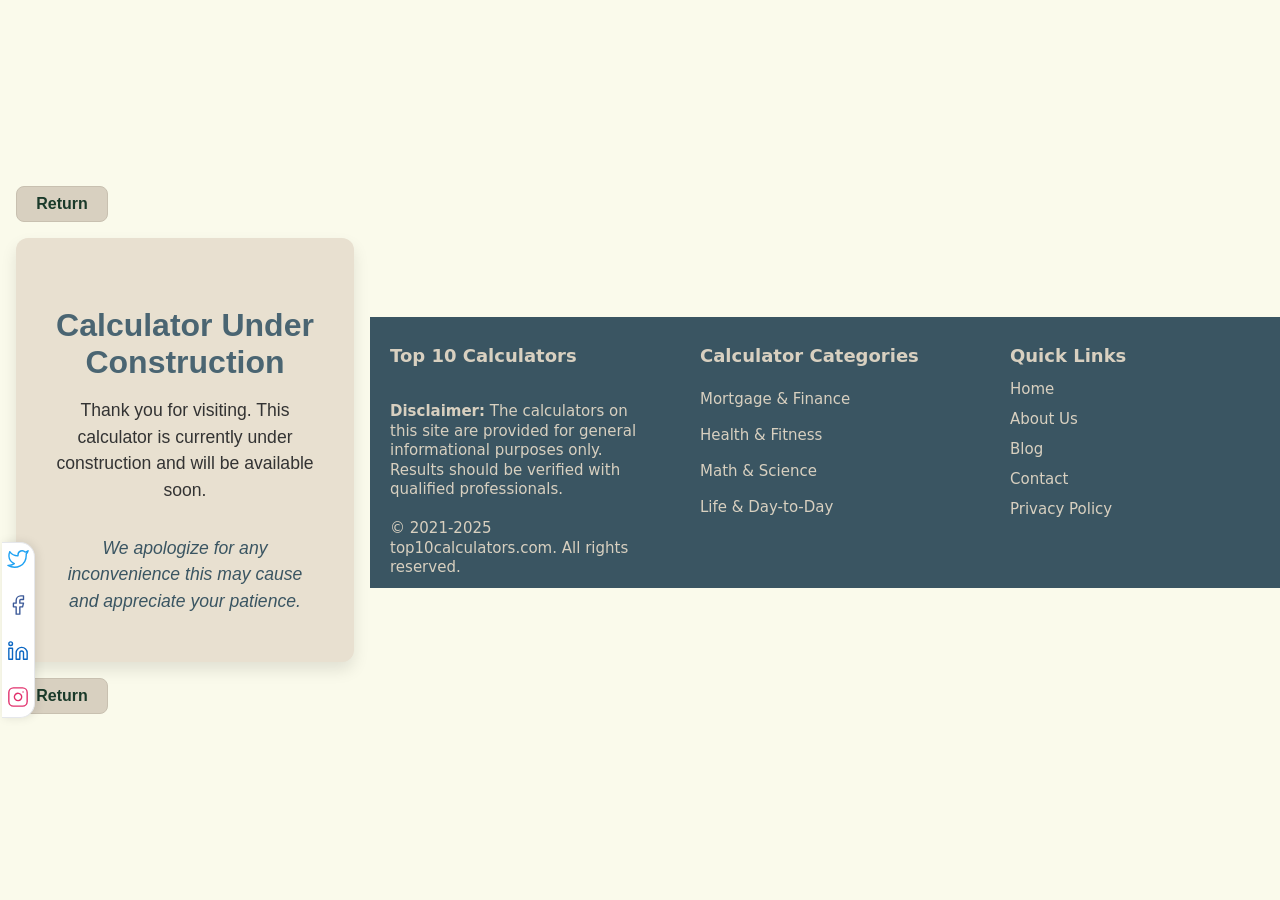
<file: landingpage404.html>
<!DOCTYPE html>
<html lang="en">
<head>
<meta charset="UTF-8" />
<meta name="viewport" content="width=device-width, initial-scale=1" />

<meta name="google-adsense-account" content="ca-pub-2661173827213576">

<link rel="preload" href="calculator.js" as="script">
<link rel="preconnect" href="https://cdnjs.cloudflare.com">


<title>Calculator Under Construction</title>
<style>
  :root {
    /* Color Scheme */
    --primary-bg: #fafaeb;
    --container-bg: #e8e0d0;
    --display-bg: #d0d0c8;
    --button-bg: #d8d0c0;
    --button-hover: #c8c0b0;
    --operator-bg: #4a6572;
    --operator-hover: #3a5562;
    --function-bg: #3a5562;
    --function-hover: #2a4552;
    --clear-bg: rgb(216, 106, 38);
    --clear-hover: rgb(187, 101, 51);
    --ad-bg: linear-gradient(to right, #e0e0d8, #d0d0c8);
    --ad-unit-bg: linear-gradient(to bottom, #f0f0e8, #e8e8e0);
    --category-bg: linear-gradient(to bottom, #f5f5ed, #e8e8e0);

    /* Text Colors */
    --text-primary: #333;
    --text-dark: #1a3a2a;
    --text-medium: #3a5562;
    --text-light: #7a7a72;
    --text-white: white;

    /* Borders */
    --border-light: #d8d0c0;
    --border-medium: #c8c0b0;
    --border-dark: #8f8f75;

    /* Sizes and Spacing */
    --border-radius: 12px;
    --border-radius-sm: 8px;
    --shadow: 0 8px 16px rgba(0, 0, 0, 0.1);
    --shadow-sm: 0 4px 8px rgba(0, 0, 0, 0.08);
  }

  /* Reset */
  * {
    box-sizing: border-box;
  }

  body, html {
    margin: 0; padding: 0; height: 100%;
    font-family: 'Segoe UI', Tahoma, Geneva, Verdana, sans-serif;
    background-color: var(--primary-bg);
    color: var(--text-dark);
    display: flex;
    justify-content: center;
    align-items: center;
  }

  .page-wrapper {
    max-width: 450px;
    margin: 2rem auto;
    padding: 0 1rem;
  }

  .container {
    background: var(--container-bg);
    padding: 3rem 2.5rem;
    border-radius: var(--border-radius);
    box-shadow: var(--shadow);
    text-align: center;
  }

  h1 {
    font-size: 2rem;
    margin-bottom: 0.5rem;
    color: var(--operator-bg);
  }

  p {
    font-size: 1.1rem;
    margin: 1rem 0 0;
    color: var(--text-primary);
    line-height: 1.5;
  }

  .apology {
    margin-top: 2rem;
    font-style: italic;
    color: var(--text-medium);
  }

 

  .btn-return {
    display: inline-block;
    background-color: var(--button-bg);
    color: var(--text-dark);
    border: 1.5px solid var(--border-medium);
    padding: 0.5rem 1.2rem;
    margin: 1rem 0;
    border-radius: var(--border-radius-sm);
    text-decoration: none;
    font-weight: 600;
    transition: background-color 0.3s ease, border-color 0.3s ease;
  }

  .btn-return:hover,
  .btn-return:focus {
    background-color: var(--button-hover);
    border-color: var(--border-dark);
    outline: none;
  }
</style>
</head>
<body>
  <div class="page-wrapper" role="main" aria-labelledby="pageTitle">
    <a href="index.html" class="btn-return" aria-label="Return to main page - top button">Return</a>
    <div class="container">
      <h1 id="pageTitle">Calculator Under Construction</h1>
      <p>
        Thank you for visiting. This calculator is currently under construction and will be available soon.
      </p>
      <p class="apology">
        We apologize for any inconvenience this may cause and appreciate your patience.
      </p>
      
    </div>
    <a href="index.html" class="btn-return" aria-label="Return to main page - bottom button">Return</a>
  </div>
  
    <!-- SVG Icons Version - No External Dependencies -->
                    <div style="
                        position: fixed;
                        top: 70%;
                        left: 2px;
                        transform: translateY(-50%);
                        display: flex;
                        flex-direction: column;
                        gap: 20px;
                        padding: 5px 5px;
                        z-index: 1000;
                        background: white;
                        border-radius: 0 15px 15px 0;
                        box-shadow: 2px 0 10px rgba(0,0,0,0.1);
                        border: 1px solid #e5e7eb;
                        border-left: none;
                    ">
                        
                        <!-- Twitter -->
                        <a href="https://twitter.com/intent/tweet?url=https://top10calculators.com/" 
                           target="_blank" 
                           rel="noopener noreferrer"
                           style="text-decoration: none; display: block;"
                           title="Share on Twitter">
                            <svg width="22" height="22" viewBox="0 0 24 24" fill="none" stroke="#1DA1F2" stroke-width="1.5" stroke-linecap="round" stroke-linejoin="round" style="transition: all 0.3s ease;" onmouseover="this.style.transform='scale(1.2) translateX(5px)'; this.style.stroke='#0d8bd9'" onmouseout="this.style.transform='scale(1) translateX(0)'; this.style.stroke='#1DA1F2'">
                                <path d="M23 3a10.9 10.9 0 0 1-3.14 1.53 4.48 4.48 0 0 0-7.86 3v1A10.66 10.66 0 0 1 3 4s-4 9 5 13a11.64 11.64 0 0 1-7 2c9 5 20 0 20-11.5a4.5 4.5 0 0 0-.08-.83A7.72 7.72 0 0 0 23 3z"/>
                            </svg>
                        </a>
                        
                        <!-- Facebook -->
                        <a href="https://www.facebook.com/sharer/sharer.php?u=https://top10calculators.com/" 
                           target="_blank" 
                           rel="noopener noreferrer"
                           style="text-decoration: none; display: block;"
                           title="Share on Facebook">
                            <svg width="22" height="22" viewBox="0 0 24 24" fill="none" stroke="#3b5998" stroke-width="1.5" stroke-linecap="round" stroke-linejoin="round" style="transition: all 0.3s ease;" onmouseover="this.style.transform='scale(1.2) translateX(5px)'; this.style.stroke='#2d4373'" onmouseout="this.style.transform='scale(1) translateX(0)'; this.style.stroke='#3b5998'">
                                <path d="M18 2h-3a5 5 0 0 0-5 5v3H7v4h3v8h4v-8h3l1-4h-4V7a1 1 0 0 1 1-1h3z"/>
                            </svg>
                        </a>
                        
                        <!-- LinkedIn -->
                        <a href="https://www.linkedin.com/shareArticle?url=https://top10calculators.com/" 
                           target="_blank" 
                           rel="noopener noreferrer"
                           style="text-decoration: none; display: block;"
                           title="Share on LinkedIn">
                            <svg width="22" height="22" viewBox="0 0 24 24" fill="none" stroke="#0A66C2" stroke-width="1.5" stroke-linecap="round" stroke-linejoin="round" style="transition: all 0.3s ease;" onmouseover="this.style.transform='scale(1.2) translateX(5px)'; this.style.stroke='#084d96'" onmouseout="this.style.transform='scale(1) translateX(0)'; this.style.stroke='#0A66C2'">
                                <path d="M16 8a6 6 0 0 1 6 6v7h-4v-7a2 2 0 0 0-2-2 2 2 0 0 0-2 2v7h-4v-7a6 6 0 0 1 6-6z"/>
                                <rect x="2" y="9" width="4" height="12"/>
                                <circle cx="4" cy="4" r="2"/>
                            </svg>
                        </a>
                        
                        <!-- Instagram -->
                        <a href="https://www.instagram.com/top10calculators" 
                           target="_blank" 
                           rel="noopener noreferrer"
                           style="text-decoration: none; display: block;"
                           title="Follow on Instagram">
                            <svg width="22" height="22" viewBox="0 0 24 24" fill="none" stroke="#E1306C" stroke-width="1.5" stroke-linecap="round" stroke-linejoin="round" style="transition: all 0.3s ease;" onmouseover="this.style.transform='scale(1.2) translateX(5px)'; this.style.stroke='#c41c5b'" onmouseout="this.style.transform='scale(1) translateX(0)'; this.style.stroke='#E1306C'">
                                <rect x="2" y="2" width="20" height="20" rx="5" ry="5"/>
                                <path d="M16 11.37A4 4 0 1 1 12.63 8 4 4 0 0 1 16 11.37z"/>
                                <line x1="17.5" y1="6.5" x2="17.51" y2="6.5"/>
                            </svg>
                        </a>
                    </div>


                    <!-- Footer inline style -->
                     <footer role="contentinfo" style="
                        --function-bg: #3a5562;
                        --text-white: white;
                        --button-bg: #d8d0c0;
                        --button-hover: #c8c0b0;
                        
                        background-color: var(--function-bg);
                        color: var(--text-white);
                        padding: 10px 0;
                        margin-top: 5px;
                        font-family: 'Segoe UI', system-ui, -apple-system, sans-serif;
                    ">
                        <div style="
                            max-width: 1200px;
                            margin: 0 auto;
                            display: grid;
                            grid-template-columns: repeat(auto-fit, minmax(250px, 1fr));
                            gap: 60px;
                            padding: 0 20px;
                        ">
                            <div style="
                                display: flex;
                                flex-direction: column;
                            ">
                                <h3 style="
                                    color: var(--button-bg);
                                    margin-bottom: 20px;
                                    font-size: 18px;
                                    font-weight: 600;
                                ">Top 10 Calculators</h3>
                               <p style="
                                    color: #d8d0c0;
                                    line-height: 1.3;
                                    font-size: 15px;
                                "> <strong>Disclaimer:</strong> The calculators on this site are provided for general informational purposes only. Results should be verified with qualified professionals. <br> <br>
                                &copy; 2021-2025 top10calculators.com. All rights reserved.</p>
                            </div>
                     		
                            <div style="
                                display: flex;
                                flex-direction: column;
                            ">
                                <h3 style="
                                    color: var(--button-bg);
                                    margin-bottom: 20px;
                                    font-size: 18px;
                                    font-weight: 600;
                                ">Calculator Categories</h3>
                                <ul style="
                                    list-style: none;
                                    margin: 0;
                                    padding: 0;
                                ">
                                    <li style="margin-bottom: 10px;">
                    		<a href="https://top10calculators.com/#calculator-categories" style="
                        			color: var(--button-bg);
                                            text-decoration: none;
                                            transition: color 0.3s;
                                            font-size: 15px;
                                            display: inline-block;
                                            padding: 4px 0;
                                        " 
                                        onmouseover="this.style.color='var(--button-hover)'"
                                        onmouseout="this.style.color='var(--button-bg)'">
                                            Mortgage & Finance
                    		  </a>
                                      </li>
                    
                                     <li style="margin-bottom: 10px;">
                    		<a href="https://top10calculators.com/#calculator-categories" style="
                        			color: var(--button-bg);
                                            text-decoration: none;
                                            transition: color 0.3s;
                                            font-size: 15px;
                                            display: inline-block;
                                            padding: 4px 0;
                                        " 
                                        onmouseover="this.style.color='var(--button-hover)'"
                                        onmouseout="this.style.color='var(--button-bg)'">
                                            Health & Fitness
                    		  </a>
                                      </li>
                    
                    
                                     <li style="margin-bottom: 10px;">
                    		<a href="https://top10calculators.com/#calculator-categories" style="
                        			color: var(--button-bg);
                                            text-decoration: none;
                                            transition: color 0.3s;
                                            font-size: 15px;
                                            display: inline-block;
                                            padding: 4px 0;
                                        " 
                                        onmouseover="this.style.color='var(--button-hover)'"
                                        onmouseout="this.style.color='var(--button-bg)'">
                                            Math & Science
                    		  </a>
                                      </li>
                    
                    
                                    <li style="margin-bottom: 10px;">
                    		<a href="https://top10calculators.com/#calculator-categories" style="
                        			color: var(--button-bg);
                                            text-decoration: none;
                                            transition: color 0.3s;
                                            font-size: 15px;
                                            display: inline-block;
                                            padding: 4px 0;
                                        " 
                                        onmouseover="this.style.color='var(--button-hover)'"
                                        onmouseout="this.style.color='var(--button-bg)'">
                                            Life & Day-to-Day
                    		  </a>
                                      </li>
                    
                    
                                </ul>
                            </div>
                    
                            <div style="
                                display: flex;
                                flex-direction: column;
                            ">
                                <h3 style="
                                    color: var(--button-bg);
                                    margin-bottom: 10px;
                                    font-size: 18px;
                                    font-weight: 600;
                                ">Quick Links</h3>
                                <ul style="
                                    list-style: none;
                                    margin: 0;
                                    padding: 0;
                                ">
                                    <li style="margin-bottom: 4px;">
                                        <a href="https://top10calculators.com/index.html" style="
                                            color: var(--button-bg);
                                            text-decoration: none;
                                            transition: color 0.3s;
                                            font-size: 15px;
                                            display: inline-block;
                                            padding: 4px 0;
                                        " 
                                        onmouseover="this.style.color='var(--button-hover)'"
                                        onmouseout="this.style.color='var(--button-bg)'">
                                            Home
                                        </a>
                                    </li>
                                    <li style="margin-bottom: 4px;">
                                        <a href="https://top10calculators.com/aboutuscalc.html" style="
                                            color: var(--button-bg);
                                            text-decoration: none;
                                            transition: color 0.3s;
                                            font-size: 15px;
                                            display: inline-block;
                                            padding: 4px 0;
                                        " 
                                        onmouseover="this.style.color='var(--button-hover)'"
                                        onmouseout="this.style.color='var(--button-bg)'">
                                            About Us
                                        </a>
                                    </li>
                                    <li style="margin-bottom: 4px;">
                                        <a href="https://calculate.lt/" 
                                           rel="noopener" 
                                           style="
                                            color: var(--button-bg);
                                            text-decoration: none;
                                            transition: color 0.3s;
                                            font-size: 15px;
                                            display: inline-block;
                                            padding: 4px 0;
                                        " 
                                        onmouseover="this.style.color='var(--button-hover)'"
                                        onmouseout="this.style.color='var(--button-bg)'">
                                            Blog
                                        </a>
                                    </li>
                                    <li style="margin-bottom: 4px;">
                                        <a href="https://top10calculators.com/feedbackform.html" style="
                                            color: var(--button-bg);
                                            text-decoration: none;
                                            transition: color 0.3s;
                                            font-size: 15px;
                                            display: inline-block;
                                            padding: 4px 0;
                                        " 
                                        onmouseover="this.style.color='var(--button-hover)'"
                                        onmouseout="this.style.color='var(--button-bg)'">
                                            Contact
                                        </a>
                                    </li>
                                    <li style="margin-bottom: 4px;">
                                        <a href="https://top10calculators.com/privacypolicycalc.html" style="
                                            color: var(--button-bg);
                                            text-decoration: none;
                                            transition: color 0.3s;
                                            font-size: 15px;
                                            display: inline-block;
                                            padding: 4px 0;
                                        " 
                                        onmouseover="this.style.color='var(--button-hover)'"
                                        onmouseout="this.style.color='var(--button-bg)'">
                                            Privacy Policy
                                        </a>
                                    </li>
                                </ul>
                            </div>
                        </div>
                    
                       
                    </footer>
  
</body>
</html>
</file>
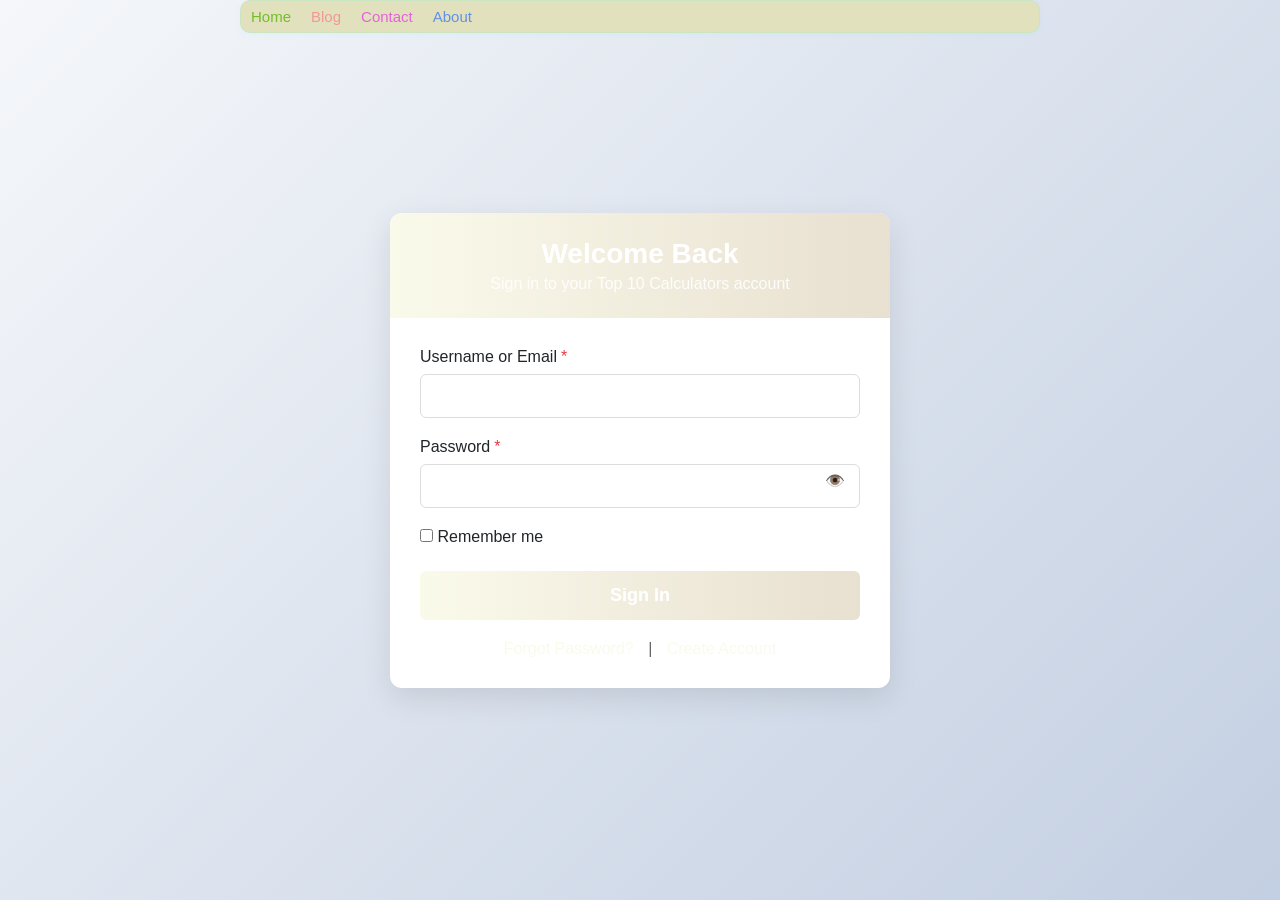
<file: login.html>
<!DOCTYPE html>
<html lang="en">
<head>
    <meta charset="UTF-8">
    <meta name="viewport" content="width=device-width, initial-scale=1.0">
    <title>Login - Top 10 Calculators</title>
<link rel="preload" href="calculator.js" as="script">
<link rel="preconnect" href="https://cdnjs.cloudflare.com">


    <style>
        :root {
            
             --primary-bg: #fafaeb;
    --container-bg: #e8e0d0;
    --display-bg: #d0d0c8;
    --button-bg: #d8d0c0;
    --button-hover: #c8c0b0;
    --operator-bg: #4a6572;
    --operator-hover: #3a5562;
    --function-bg: #3a5562;
    --function-hover: #2a4552;
    --clear-bg: #D86A26;
    --clear-hover: #BB6533;
    --ad-bg: linear-gradient(to right, #e0e0d8, #d0d0c8);
    --ad-unit-bg: linear-gradient(to bottom, #f0f0e8, #e8e8e0);
    --category-bg: linear-gradient(to bottom, #f5f5ed, #e8e8e0);
            
            --primary-color: #fafaeb;
            --secondary-color: #e8e0d0;
            --accent-color: #7209b7;
            --light-color: #f8f9fa;
            --dark-color: #212529;
            --success-color: #4cc9f0;
            --error-color: #e63946;
        }
        
        * {
            margin: 0;
            padding: 0;
            box-sizing: border-box;
            font-family: 'Segoe UI', Tahoma, Geneva, Verdana, sans-serif;
        }
        
        body {
            background: linear-gradient(135deg, #f5f7fa 0%, #c3cfe2 100%);
            min-height: 100vh;
            display: flex;
            justify-content: center;
            align-items: center;
            padding: 20px;
        }
        
        .container {
            background-color: white;
            border-radius: 12px;
            box-shadow: 0 10px 30px rgba(0, 0, 0, 0.1);
            width: 100%;
            max-width: 500px;
            overflow: hidden;
        }
        
        .header {
            background: linear-gradient(to right, var(--primary-color), var(--secondary-color));
            color: white;
            padding: 25px;
            text-align: center;
        }
        
        .header h1 {
            font-size: 28px;
            margin-bottom: 5px;
        }
        
        .header p {
            opacity: 0.9;
        }
        
        .form-container {
            padding: 30px;
        }
        
        .form-group {
            margin-bottom: 20px;
        }
        
        .form-label {
            display: block;
            margin-bottom: 8px;
            font-weight: 500;
            color: var(--dark-color);
        }
        
        .form-input {
            width: 100%;
            padding: 12px 15px;
            border: 1px solid #ddd;
            border-radius: 6px;
            font-size: 16px;
            transition: all 0.3s;
        }
        
        .form-input:focus {
            outline: none;
            border-color: var(--primary-color);
            box-shadow: 0 0 0 3px rgba(67, 97, 238, 0.2);
        }
        
        .required::after {
            content: '*';
            color: var(--error-color);
            margin-left: 4px;
        }
        
        .btn-container {
            text-align: center;
            margin-top: 25px;
        }
        
        .submit-btn {
            background: linear-gradient(to right, var(--primary-color), var(--secondary-color));
            color: white;
            border: none;
            padding: 14px 30px;
            font-size: 18px;
            border-radius: 6px;
            cursor: pointer;
            transition: all 0.3s;
            font-weight: 600;
            width: 100%;
        }
        
        .submit-btn:hover {
            transform: translateY(-2px);
            box-shadow: 0 5px 15px rgba(67, 97, 238, 0.4);
        }
        
        .links {
            text-align: center;
            margin-top: 20px;
            color: #666;
        }
        
        .links a {
            color: var(--primary-color);
            text-decoration: none;
            font-weight: 500;
            margin: 0 10px;
        }
        
        .error {
            color: var(--error-color);
            font-size: 14px;
            margin-top: 5px;
            display: none;
        }
        
        .server-response {
            padding: 15px;
            border-radius: 6px;
            margin-bottom: 20px;
            text-align: center;
            display: none;
        }
        
        .server-response.success {
            background-color: #d4edda;
            color: #155724;
            display: none;
        }
        
        .server-response.error {
            background-color: #f8d7da;
            color: #721c24;
            display: none;
        }
        
        .password-toggle {
            position: relative;
        }
        
        .toggle-password {
            position: absolute;
            right: 15px;
            top: 42px;
            transform: translateY(-50%);
            cursor: pointer;
            color: #777;
        }
        
        @media (max-width: 768px) {
            .form-container {
                padding: 20px;
            }
        }
    </style>
</head>
<body>
    
    <div style="position: fixed; top: 0; left: 50%; transform: translateX(-50%); width: 800px; display: flex; justify-content: space-between; align-items: center; gap: 20px; background: #e1e1be; padding: 7px 10px; border-radius: 10px; border: 1px solid rgba(11, 255, 226, 0.1); box-shadow: 0 2px 8px rgba(47, 204, 252, 0.05); backdrop-filter: blur(6px); z-index: 1000;">
            <!-- Navigation Links (Left) -->
            <div style="display: flex; gap: 20px;">
                <a href="index.html" style="text-decoration: none; color: #74bd2b; font-family: 'Inter', sans-serif; font-size: 15px; font-weight: 500; transition: color 0.3s ease, transform 0.2s ease;" onmouseover="this.style.color='#3b82f6'; this.style.transform='scale(1.05)'" onmouseout="this.style.color='#1a1a1a'; this.style.transform='scale(1)'">Home</a>
                <a href="https://calculate.lt" style="text-decoration: none; color: #f59696; font-family: 'Inter', sans-serif; font-size: 15px; font-weight: 500; transition: color 0.3s ease, transform 0.2s ease;" onmouseover="this.style.color='#3b82f6'; this.style.transform='scale(1.05)'" onmouseout="this.style.color='#1a1a1a'; this.style.transform='scale(1)'">Blog</a>
                <a href="feedbackform.html" style="text-decoration: none; color: #e761dc; font-family: 'Inter', sans-serif; font-size: 15px; font-weight: 500; transition: color 0.3s ease, transform 0.2s ease;" onmouseover="this.style.color='#3b82f6'; this.style.transform='scale(1.05)'" onmouseout="this.style.color='#1a1a1a'; this.style.transform='scale(1)'">Contact</a>
                <a href="aboutuscalc.html" style="text-decoration: none; color: #6190e6; font-family: 'Inter', sans-serif; font-size: 15px; font-weight: 500; transition: color 0.3s ease, transform 0.2s ease;" onmouseover="this.style.color='#3b82f6'; this.style.transform='scale(1.05)'" onmouseout="this.style.color='#1a1a1a'; this.style.transform='scale(1)'">About</a>
            </div>
            <!-- Social Media Share Links (Right) -->
            <div style="display: flex; gap: 12px; align-items: center;">
                <a href="https://twitter.com/intent/tweet" target="_blank" style="text-decoration: none; color: #1a1a1a; font-size: 18px; transition: color 0.3s ease, transform 0.2s ease;" onmouseover="this.style.color='#1DA1F2'; this.style.transform='scale(1.1)'" onmouseout="this.style.color='#1a1a1a'; this.style.transform='scale(1)'"><i class="fa-brands fa-x-twitter"></i></a>
                <a href="https://www.facebook.com/sharer/sharer.php" target="_blank" style="text-decoration: none; color: #1a1a1a; font-size: 18px; transition: color 0.3s ease, transform 0.2s ease;" onmouseover="this.style.color='#3b5998'; this.style.transform='scale(1.1)'" onmouseout="this.style.color='#1a1a1a'; this.style.transform='scale(1)'"><i class="fa-brands fa-facebook-f"></i></a>
                <a href="https://www.linkedin.com/shareArticle" target="_blank" style="text-decoration: none; color: #1a1a1a; font-size: 18px; transition: color 0.3s ease, transform 0.2s ease;" onmouseover="this.style.color='#0A66C2'; this.style.transform='scale(1.1)'" onmouseout="this.style.color='#1a1a1a'; this.style.transform='scale(1)'"><i class="fa-brands fa-linkedin-in"></i></a>
                <a href="https://www.instagram.com" target="_blank" style="text-decoration: none; color: #1a1a1a; font-size: 18px; transition: color 0.3s ease, transform 0.2s ease;" onmouseover="this.style.color='#E1306C'; this.style.transform='scale(1.1)'" onmouseout="this.style.color='#1a1a1a'; this.style.transform='scale(1)'"><i class="fa-brands fa-instagram"></i></a>
            
            </div>
        </div>
    
    
    
    <div class="container">
        <div class="header">
            <h1>Welcome Back</h1>
            <p>Sign in to your Top 10 Calculators account</p>
        </div>
        
        <div class="form-container">
            <div class="server-response" id="serverResponse"></div>
            
            <form id="loginForm" action="login.php" method="POST">
                <div class="form-group">
                    <label for="username" class="form-label required">Username or Email</label>
                    <input type="text" id="username" name="username" class="form-input" required>
                    <div class="error" id="usernameError">Please enter your username or email</div>
                </div>
                
                <div class="form-group password-toggle">
                    <label for="password" class="form-label required">Password</label>
                    <input type="password" id="password" name="password" class="form-input" required>
                    <span class="toggle-password" id="togglePassword">👁️</span>
                    <div class="error" id="passwordError">Please enter your password</div>
                </div>
                
                <div class="form-group">
                    <label for="remember" class="form-label">
                        <input type="checkbox" id="remember" name="remember" value="1"> Remember me
                    </label>
                </div>
                
                <div class="btn-container">
                    <button type="submit" class="submit-btn">Sign In</button>
                </div>
                
                <div class="links">
                    <a href="#">Forgot Password?</a> | 
                    <a href="signup.html">Create Account</a>
                </div>
            </form>
        </div>
    </div>

    <script>
        document.getElementById('loginForm').addEventListener('submit', function(e) {
            e.preventDefault();
            
            // Basic validation
            let isValid = true;
            const username = document.getElementById('username').value;
            const password = document.getElementById('password').value;
            
            // Reset errors
            document.querySelectorAll('.error').forEach(el => el.style.display = 'none');
            
            // Validate username/email
            if (!username) {
                document.getElementById('usernameError').style.display = 'block';
                isValid = false;
            }
            
            // Validate password
            if (!password) {
                document.getElementById('passwordError').style.display = 'block';
                isValid = false;
            }
            
            if (isValid) {
                // Submit the form via AJAX
                const formData = new FormData(this);
                
                fetch(this.action, {
                    method: 'POST',
                    body: formData
                })
                .then(response => response.json())
                .then(data => {
                    const responseElement = document.getElementById('serverResponse');
                    if (data.success) {
                        responseElement.className = 'server-response success';
                        responseElement.innerHTML = data.message;
                        // Redirect on successful login
                        setTimeout(() => {
                            window.location.href = data.redirect || 'dashboard.html';
                        }, 1500);
                    } else {
                        responseElement.className = 'server-response error';
                        responseElement.innerHTML = data.message;
                    }
                })
                .catch(error => {
                    console.error('Error:', error);
                    const responseElement = document.getElementById('serverResponse');
                    responseElement.className = 'server-response error';
                    responseElement.innerHTML = 'An error occurred. Please try again.';
                });
            }
        });

        // Toggle password visibility
        document.getElementById('togglePassword').addEventListener('click', function() {
            const passwordInput = document.getElementById('password');
            if (passwordInput.type === 'password') {
                passwordInput.type = 'text';
                this.textContent = '🔒';
            } else {
                passwordInput.type = 'password';
                this.textContent = '👁️';
            }
        });
    </script>
</body>
</html>
</file>
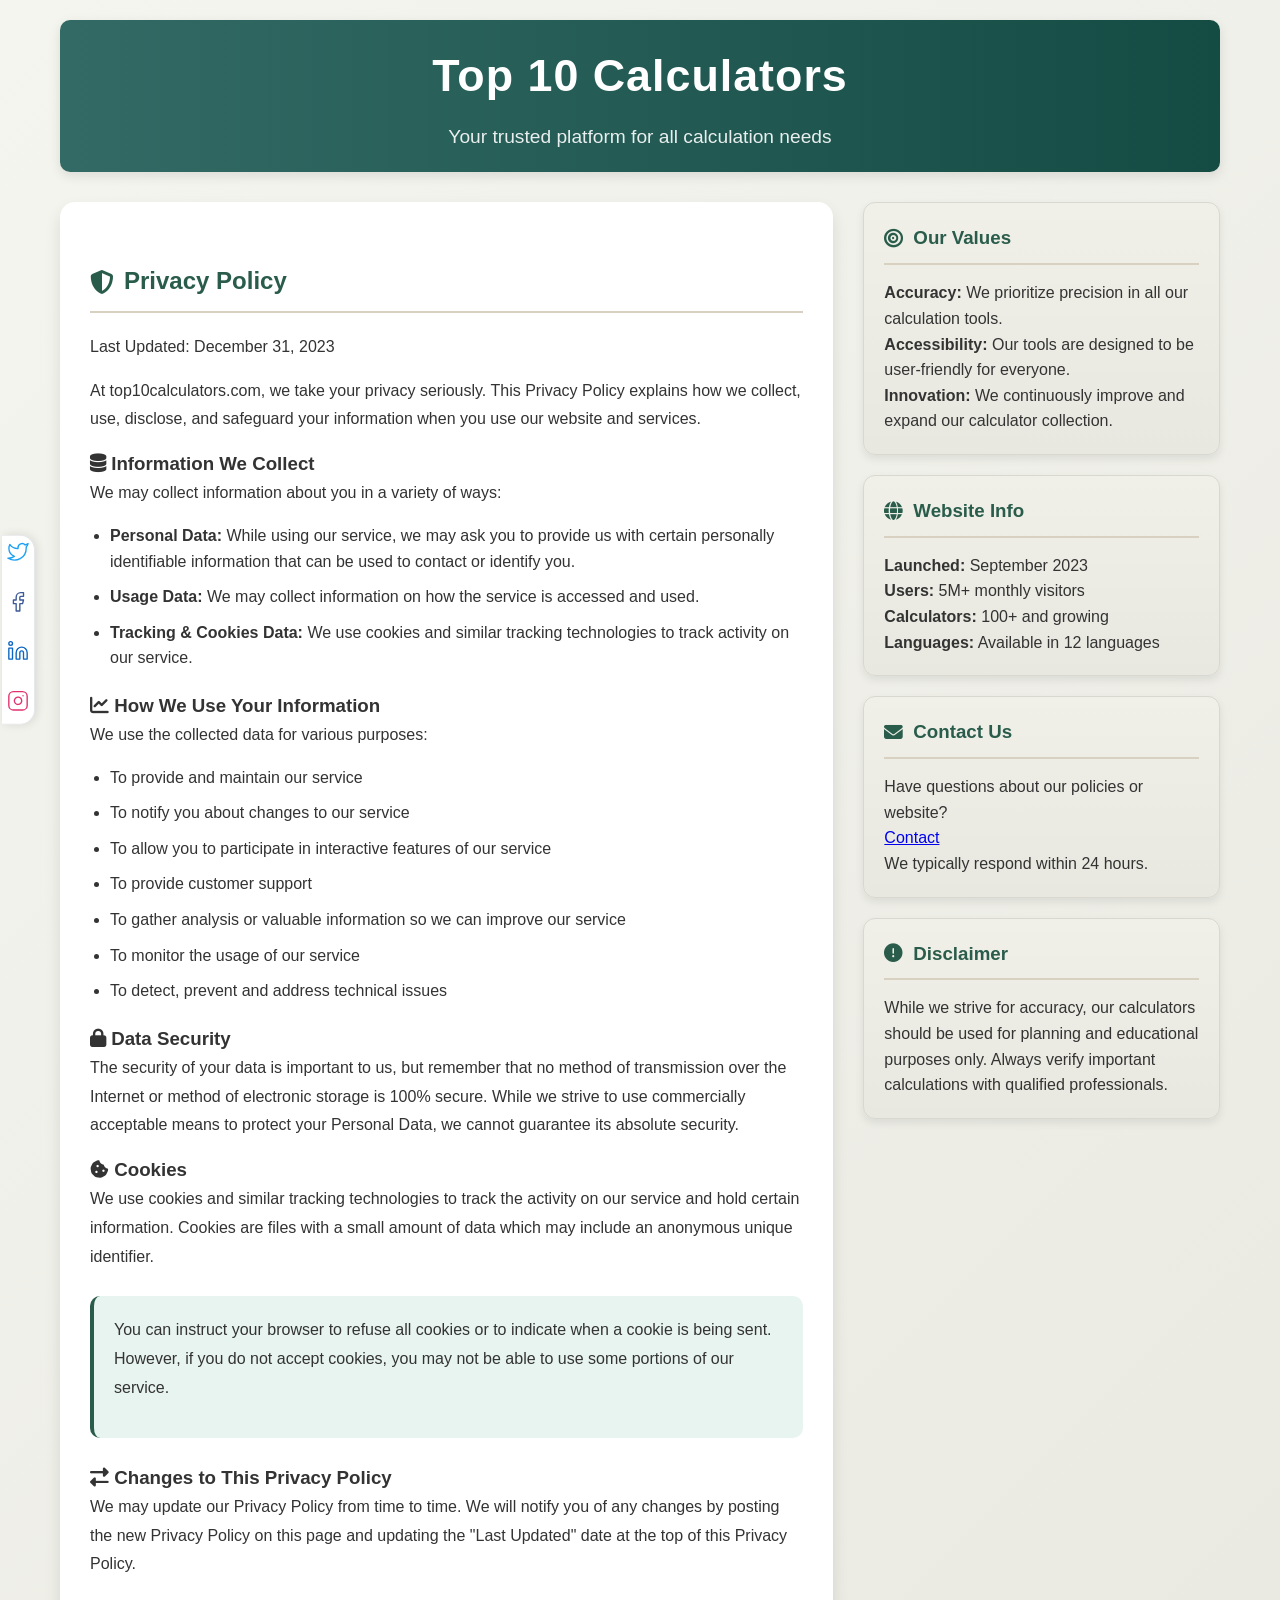
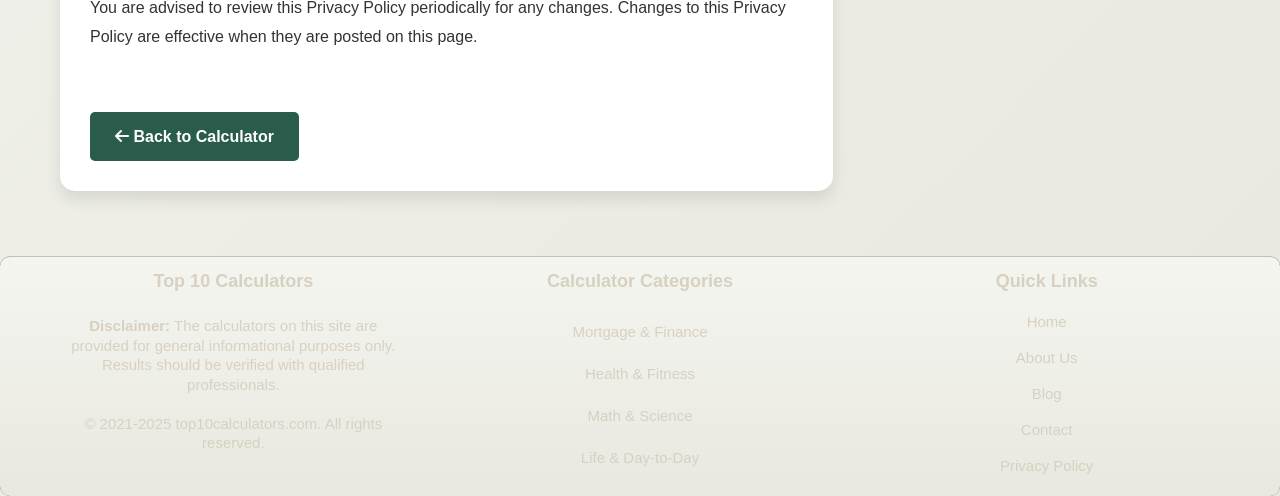
<file: privacypolicycalc.html>
<!DOCTYPE html>
<html lang="en">
<head>
    <meta charset="UTF-8">
    <meta name="viewport" content="width=device-width, initial-scale=1.0">
    
    <meta name="google-adsense-account" content="ca-pub-2661173827213576">
    
    <title>About Us & Privacy Policy - top10calculators.com</title>
    <link rel="stylesheet" href="https://cdnjs.cloudflare.com/ajax/libs/font-awesome/6.4.0/css/all.min.css">
   <link rel="preload" href="calculator.js" as="script">
   <link rel="preconnect" href="https://cdnjs.cloudflare.com">

   
   
   
<!-- Google tag (gtag.js) -->
<script async src="https://www.googletagmanager.com/gtag/js?id=G-1665YE8BPB"></script>
<script>
  window.dataLayer = window.dataLayer || [];
  function gtag(){dataLayer.push(arguments);}
  gtag('js', new Date());

  gtag('config', 'G-1665YE8BPB');
</script>

   
   
    <style>
        * {
            margin: 0;
            padding: 0;
            box-sizing: border-box;
            font-family: 'Segoe UI', Tahoma, Geneva, Verdana, sans-serif;
        }
        
        body {
            background: linear-gradient(135deg, #f5f5f0 0%, #e8e8e0 100%);
            color: #333;
            line-height: 1.6;
            min-height: 100vh;
        }
        
        .container {
            max-width: 1200px;
            margin: 0 auto;
            padding: 20px;
        }
        
        header {
            text-align: center;
            padding: 20px 0;
            background: linear-gradient(to right, #336a65, #144c44);
            color: white;
            border-radius: 10px;
            margin-bottom: 30px;
            box-shadow: 0 4px 12px rgba(0, 0, 0, 0.1);
        }
        
        h1 {
            font-size: 2.8rem;
            margin-bottom: 10px;
            font-weight: 700;
            letter-spacing: 1px;
        }
        
        .subtitle {
            font-size: 1.2rem;
            opacity: 0.9;
            max-width: 800px;
            margin: 0 auto;
        }
        
        .content {
            display: flex;
            gap: 30px;
            margin-bottom: 40px;
        }
        
        .main-content {
            flex: 2;
            background-color: white;
            border-radius: 15px;
            padding: 30px;
            box-shadow: 0 8px 16px rgba(0, 0, 0, 0.1);
        }
        
        .sidebar {
            flex: 1;
            display: flex;
            flex-direction: column;
            gap: 20px;
        }
        
        .info-box {
            background: linear-gradient(to bottom, #f0f0e8, #e8e8e0);
            border-radius: 12px;
            padding: 20px;
            box-shadow: 0 4px 8px rgba(0, 0, 0, 0.08);
            border: 1px solid #d8d8d0;
        }
        
        .info-box h3 {
            color: #2a5c4c;
            margin-bottom: 15px;
            padding-bottom: 10px;
            border-bottom: 2px solid #d8d0c0;
            display: flex;
            align-items: center;
            gap: 10px;
        }
        
        .section {
            margin-bottom: 40px;
        }
        
        .section h2 {
            color: #2a5c4c;
            margin: 30px 0 20px;
            padding-bottom: 10px;
            border-bottom: 2px solid #d8d0c0;
            display: flex;
            align-items: center;
            gap: 10px;
        }
        
        .section p {
            margin-bottom: 15px;
            line-height: 1.8;
        }
        
        .section ul {
            margin-left: 20px;
            margin-bottom: 20px;
        }
        
        .section li {
            margin-bottom: 10px;
            line-height: 1.6;
        }
        
        .team {
            display: grid;
            grid-template-columns: repeat(auto-fill, minmax(250px, 1fr));
            gap: 20px;
            margin-top: 30px;
        }
        
        .team-member {
            background: linear-gradient(to bottom, #f9f9f5, #f0f0e8);
            border-radius: 10px;
            padding: 20px;
            text-align: center;
            box-shadow: 0 4px 8px rgba(0, 0, 0, 0.06);
            transition: transform 0.3s ease;
        }
        
        .team-member:hover {
            transform: translateY(-5px);
            box-shadow: 0 6px 12px rgba(0, 0, 0, 0.1);
        }
        
        .team-member img {
            width: 100px;
            height: 100px;
            border-radius: 50%;
            object-fit: cover;
            margin-bottom: 15px;
            border: 4px solid #3a5562;
        }
        
        .team-member h4 {
            color: #2a5c4c;
            margin-bottom: 5px;
        }
        
        .team-member p {
            color: #5a5a52;
            font-size: 0.9rem;
        }
        
        .contact-info {
            display: flex;
            flex-wrap: wrap;
            gap: 20px;
            margin-top: 20px;
        }
        
        .contact-item {
            flex: 1;
            min-width: 200px;
            background: linear-gradient(to bottom, #f9f9f5, #f0f0e8);
            border-radius: 10px;
            padding: 15px;
            text-align: center;
            box-shadow: 0 4px 8px rgba(0, 0, 0, 0.06);
        }
        
        .contact-item i {
            font-size: 24px;
            color: #3a5562;
            margin-bottom: 10px;
        }
        
        .highlight {
            background-color: #e8f4f0;
            padding: 20px;
            border-radius: 10px;
            border-left: 4px solid #2a5c4c;
            margin: 25px 0;
        }
        
        .back-to-calc {
            display: inline-block;
            margin-top: 20px;
            padding: 12px 25px;
            background-color: #2a5c4c;
            color: white;
            text-decoration: none;
            border-radius: 5px;
            font-weight: 600;
            transition: background-color 0.3s ease;
        }
        
        .back-to-calc:hover {
            background-color: #3a7a60;
        }
        
        footer {
            text-align: center;
            margin-top: 50px;
            padding: 30px;
            color: #3a5562;
            border-top: 1px solid #c8c0b0;
            background: linear-gradient(to bottom, #f5f5f0, #e8e8e0);
            border-radius: 10px;
        }
        
        .footer-links {
            margin: 20px 0;
            display: flex;
            justify-content: center;
            gap: 20px;
            flex-wrap: wrap;
        }
        
        .footer-links a {
            color: #3a5562;
            text-decoration: none;
            transition: color 0.3s ease;
        }
        
        .footer-links a:hover {
            color: #2a4552;
            text-decoration: underline;
        }
        
        @media (max-width: 900px) {
            .content {
                flex-direction: column;
            }
            
            .team {
                grid-template-columns: repeat(auto-fill, minmax(200px, 1fr));
            }
        }
        
        @media (max-width: 600px) {
            .contact-info {
                flex-direction: column;
            }
            
            .team {
                grid-template-columns: 1fr;
            }
        }
    </style>
</head>
<body>
    
    
    <div class="container">
        <header>
            <h1>Top 10 Calculators</h1>
            <p class="subtitle">Your trusted platform for all calculation needs</p>
        </header>
        
        <div class="content">
            <div class="main-content">
                <div class="section">
                    <h2><i class="fas fa-shield-alt"></i> Privacy Policy</h2>
                    <p>Last Updated: December 31, 2023</p>
                    
                    <p>At top10calculators.com, we take your privacy seriously. This Privacy Policy explains how we collect, use, disclose, and safeguard your information when you use our website and services.</p>
                    
                    <h3><i class="fas fa-database"></i> Information We Collect</h3>
                    <p>We may collect information about you in a variety of ways:</p>
                    <ul>
                        <li><strong>Personal Data:</strong> While using our service, we may ask you to provide us with certain personally identifiable information that can be used to contact or identify you.</li>
                        <li><strong>Usage Data:</strong> We may collect information on how the service is accessed and used.</li>
                        <li><strong>Tracking & Cookies Data:</strong> We use cookies and similar tracking technologies to track activity on our service.</li>
                    </ul>
                    
                    <h3><i class="fas fa-chart-line"></i> How We Use Your Information</h3>
                    <p>We use the collected data for various purposes:</p>
                    <ul>
                        <li>To provide and maintain our service</li>
                        <li>To notify you about changes to our service</li>
                        <li>To allow you to participate in interactive features of our service</li>
                        <li>To provide customer support</li>
                        <li>To gather analysis or valuable information so we can improve our service</li>
                        <li>To monitor the usage of our service</li>
                        <li>To detect, prevent and address technical issues</li>
                    </ul>
                    
                    <h3><i class="fas fa-lock"></i> Data Security</h3>
                    <p>The security of your data is important to us, but remember that no method of transmission over the Internet or method of electronic storage is 100% secure. While we strive to use commercially acceptable means to protect your Personal Data, we cannot guarantee its absolute security.</p>
                    
                    <h3><i class="fas fa-cookie-bite"></i> Cookies</h3>
                    <p>We use cookies and similar tracking technologies to track the activity on our service and hold certain information. Cookies are files with a small amount of data which may include an anonymous unique identifier.</p>
                    
                    <div class="highlight">
                        <p>You can instruct your browser to refuse all cookies or to indicate when a cookie is being sent. However, if you do not accept cookies, you may not be able to use some portions of our service.</p>
                    </div>
                    
                    <h3><i class="fas fa-exchange-alt"></i> Changes to This Privacy Policy</h3>
                    <p>We may update our Privacy Policy from time to time. We will notify you of any changes by posting the new Privacy Policy on this page and updating the "Last Updated" date at the top of this Privacy Policy.</p>
                    
                    <p>You are advised to review this Privacy Policy periodically for any changes. Changes to this Privacy Policy are effective when they are posted on this page.</p>
                </div>
                
                <a href="javascript:history.back()" class="back-to-calc"><i class="fas fa-arrow-left"></i> Back to Calculator</a>
            </div>
            
            <div class="sidebar">
                <div class="info-box">
                    <h3><i class="fas fa-bullseye"></i> Our Values</h3>
                    <p><strong>Accuracy:</strong> We prioritize precision in all our calculation tools.</p>
                    <p><strong>Accessibility:</strong> Our tools are designed to be user-friendly for everyone.</p>
                    <p><strong>Innovation:</strong> We continuously improve and expand our calculator collection.</p>
                </div>
                
                <div class="info-box">
                    <h3><i class="fas fa-globe"></i> Website Info</h3>
                    <p><strong>Launched:</strong> September 2023</p>
                    <p><strong>Users:</strong> 5M+ monthly visitors</p>
                    <p><strong>Calculators:</strong> 100+ and growing</p>
                    <p><strong>Languages:</strong> Available in 12 languages</p>
                </div>
                
                <div class="info-box">
                    <h3><i class="fas fa-envelope"></i> Contact Us</h3>
                    <p>Have questions about our policies or website?</p>
                    <a href="feedbackform.html">Contact</a> <!--<p>Email: <strong>support@top10calculators.com</strong></p>-->
                    <p>We typically respond within 24 hours.</p>
                </div>
                
                <div class="info-box">
                    <h3><i class="fas fa-exclamation-circle"></i> Disclaimer</h3>
                    <p>While we strive for accuracy, our calculators should be used for planning and educational purposes only. Always verify important calculations with qualified professionals.</p>
                </div>
            </div>
        </div>
        
       </div>



    <script>
        // Simple JavaScript for the page
        document.addEventListener('DOMContentLoaded', function() {
            // Highlight the current page in navigation
            const currentPage = window.location.pathname.split('/').pop();
            const navLinks = document.querySelectorAll('.footer-links a');
            
            navLinks.forEach(link => {
                if (link.getAttribute('href') === currentPage) {
                    link.style.fontWeight = 'bold';
                    link.style.color = '#2a5c4c';
                }
            });
            
            // Smooth scrolling for anchor links
            document.querySelectorAll('a[href^="#"]').forEach(anchor => {
                anchor.addEventListener('click', function(e) {
                    e.preventDefault();
                    const target = document.querySelector(this.getAttribute('href'));
                    if (target) {
                        target.scrollIntoView({
                            behavior: 'smooth',
                            block: 'start'
                        });
                    }
                });
            });
        });
    </script>
    
    
      <!-- SVG Icons Version - No External Dependencies -->
                    <div style="
                        position: fixed;
                        top: 70%;
                        left: 2px;
                        transform: translateY(-50%);
                        display: flex;
                        flex-direction: column;
                        gap: 20px;
                        padding: 5px 5px;
                        z-index: 1000;
                        background: white;
                        border-radius: 0 15px 15px 0;
                        box-shadow: 2px 0 10px rgba(0,0,0,0.1);
                        border: 1px solid #e5e7eb;
                        border-left: none;
                    ">
                        
                        <!-- Twitter -->
                        <a href="https://twitter.com/intent/tweet?url=https://top10calculators.com/" 
                           target="_blank" 
                           rel="noopener noreferrer"
                           style="text-decoration: none; display: block;"
                           title="Share on Twitter">
                            <svg width="22" height="22" viewBox="0 0 24 24" fill="none" stroke="#1DA1F2" stroke-width="1.5" stroke-linecap="round" stroke-linejoin="round" style="transition: all 0.3s ease;" onmouseover="this.style.transform='scale(1.2) translateX(5px)'; this.style.stroke='#0d8bd9'" onmouseout="this.style.transform='scale(1) translateX(0)'; this.style.stroke='#1DA1F2'">
                                <path d="M23 3a10.9 10.9 0 0 1-3.14 1.53 4.48 4.48 0 0 0-7.86 3v1A10.66 10.66 0 0 1 3 4s-4 9 5 13a11.64 11.64 0 0 1-7 2c9 5 20 0 20-11.5a4.5 4.5 0 0 0-.08-.83A7.72 7.72 0 0 0 23 3z"/>
                            </svg>
                        </a>
                        
                        <!-- Facebook -->
                        <a href="https://www.facebook.com/sharer/sharer.php?u=https://top10calculators.com/" 
                           target="_blank" 
                           rel="noopener noreferrer"
                           style="text-decoration: none; display: block;"
                           title="Share on Facebook">
                            <svg width="22" height="22" viewBox="0 0 24 24" fill="none" stroke="#3b5998" stroke-width="1.5" stroke-linecap="round" stroke-linejoin="round" style="transition: all 0.3s ease;" onmouseover="this.style.transform='scale(1.2) translateX(5px)'; this.style.stroke='#2d4373'" onmouseout="this.style.transform='scale(1) translateX(0)'; this.style.stroke='#3b5998'">
                                <path d="M18 2h-3a5 5 0 0 0-5 5v3H7v4h3v8h4v-8h3l1-4h-4V7a1 1 0 0 1 1-1h3z"/>
                            </svg>
                        </a>
                        
                        <!-- LinkedIn -->
                        <a href="https://www.linkedin.com/shareArticle?url=https://top10calculators.com/" 
                           target="_blank" 
                           rel="noopener noreferrer"
                           style="text-decoration: none; display: block;"
                           title="Share on LinkedIn">
                            <svg width="22" height="22" viewBox="0 0 24 24" fill="none" stroke="#0A66C2" stroke-width="1.5" stroke-linecap="round" stroke-linejoin="round" style="transition: all 0.3s ease;" onmouseover="this.style.transform='scale(1.2) translateX(5px)'; this.style.stroke='#084d96'" onmouseout="this.style.transform='scale(1) translateX(0)'; this.style.stroke='#0A66C2'">
                                <path d="M16 8a6 6 0 0 1 6 6v7h-4v-7a2 2 0 0 0-2-2 2 2 0 0 0-2 2v7h-4v-7a6 6 0 0 1 6-6z"/>
                                <rect x="2" y="9" width="4" height="12"/>
                                <circle cx="4" cy="4" r="2"/>
                            </svg>
                        </a>
                        
                        <!-- Instagram -->
                        <a href="https://www.instagram.com/top10calculators" 
                           target="_blank" 
                           rel="noopener noreferrer"
                           style="text-decoration: none; display: block;"
                           title="Follow on Instagram">
                            <svg width="22" height="22" viewBox="0 0 24 24" fill="none" stroke="#E1306C" stroke-width="1.5" stroke-linecap="round" stroke-linejoin="round" style="transition: all 0.3s ease;" onmouseover="this.style.transform='scale(1.2) translateX(5px)'; this.style.stroke='#c41c5b'" onmouseout="this.style.transform='scale(1) translateX(0)'; this.style.stroke='#E1306C'">
                                <rect x="2" y="2" width="20" height="20" rx="5" ry="5"/>
                                <path d="M16 11.37A4 4 0 1 1 12.63 8 4 4 0 0 1 16 11.37z"/>
                                <line x1="17.5" y1="6.5" x2="17.51" y2="6.5"/>
                            </svg>
                        </a>
                    </div>


                    <!-- Footer inline style -->
                     <footer role="contentinfo" style="
                        --function-bg: #3a5562;
                        --text-white: white;
                        --button-bg: #d8d0c0;
                        --button-hover: #c8c0b0;
                        
                        background-color: var(--function-bg);
                        color: var(--text-white);
                        padding: 10px 0;
                        margin-top: 5px;
                        font-family: 'Segoe UI', system-ui, -apple-system, sans-serif;
                    ">
                        <div style="
                            max-width: 1200px;
                            margin: 0 auto;
                            display: grid;
                            grid-template-columns: repeat(auto-fit, minmax(250px, 1fr));
                            gap: 60px;
                            padding: 0 20px;
                        ">
                            <div style="
                                display: flex;
                                flex-direction: column;
                            ">
                                <h3 style="
                                    color: var(--button-bg);
                                    margin-bottom: 20px;
                                    font-size: 18px;
                                    font-weight: 600;
                                ">Top 10 Calculators</h3>
                               <p style="
                                    color: #d8d0c0;
                                    line-height: 1.3;
                                    font-size: 15px;
                                "> <strong>Disclaimer:</strong> The calculators on this site are provided for general informational purposes only. Results should be verified with qualified professionals. <br> <br>
                                &copy; 2021-2025 top10calculators.com. All rights reserved.</p>
                            </div>
                     		
                            <div style="
                                display: flex;
                                flex-direction: column;
                            ">
                                <h3 style="
                                    color: var(--button-bg);
                                    margin-bottom: 20px;
                                    font-size: 18px;
                                    font-weight: 600;
                                ">Calculator Categories</h3>
                                <ul style="
                                    list-style: none;
                                    margin: 0;
                                    padding: 0;
                                ">
                                    <li style="margin-bottom: 10px;">
                    		<a href="https://top10calculators.com/#calculator-categories" style="
                        			color: var(--button-bg);
                                            text-decoration: none;
                                            transition: color 0.3s;
                                            font-size: 15px;
                                            display: inline-block;
                                            padding: 4px 0;
                                        " 
                                        onmouseover="this.style.color='var(--button-hover)'"
                                        onmouseout="this.style.color='var(--button-bg)'">
                                            Mortgage & Finance
                    		  </a>
                                      </li>
                    
                                     <li style="margin-bottom: 10px;">
                    		<a href="https://top10calculators.com/#calculator-categories" style="
                        			color: var(--button-bg);
                                            text-decoration: none;
                                            transition: color 0.3s;
                                            font-size: 15px;
                                            display: inline-block;
                                            padding: 4px 0;
                                        " 
                                        onmouseover="this.style.color='var(--button-hover)'"
                                        onmouseout="this.style.color='var(--button-bg)'">
                                            Health & Fitness
                    		  </a>
                                      </li>
                    
                    
                                     <li style="margin-bottom: 10px;">
                    		<a href="https://top10calculators.com/#calculator-categories" style="
                        			color: var(--button-bg);
                                            text-decoration: none;
                                            transition: color 0.3s;
                                            font-size: 15px;
                                            display: inline-block;
                                            padding: 4px 0;
                                        " 
                                        onmouseover="this.style.color='var(--button-hover)'"
                                        onmouseout="this.style.color='var(--button-bg)'">
                                            Math & Science
                    		  </a>
                                      </li>
                    
                    
                                    <li style="margin-bottom: 10px;">
                    		<a href="https://top10calculators.com/#calculator-categories" style="
                        			color: var(--button-bg);
                                            text-decoration: none;
                                            transition: color 0.3s;
                                            font-size: 15px;
                                            display: inline-block;
                                            padding: 4px 0;
                                        " 
                                        onmouseover="this.style.color='var(--button-hover)'"
                                        onmouseout="this.style.color='var(--button-bg)'">
                                            Life & Day-to-Day
                    		  </a>
                                      </li>
                    
                    
                                </ul>
                            </div>
                    
                            <div style="
                                display: flex;
                                flex-direction: column;
                            ">
                                <h3 style="
                                    color: var(--button-bg);
                                    margin-bottom: 10px;
                                    font-size: 18px;
                                    font-weight: 600;
                                ">Quick Links</h3>
                                <ul style="
                                    list-style: none;
                                    margin: 0;
                                    padding: 0;
                                ">
                                    <li style="margin-bottom: 4px;">
                                        <a href="https://top10calculators.com/index.html" style="
                                            color: var(--button-bg);
                                            text-decoration: none;
                                            transition: color 0.3s;
                                            font-size: 15px;
                                            display: inline-block;
                                            padding: 4px 0;
                                        " 
                                        onmouseover="this.style.color='var(--button-hover)'"
                                        onmouseout="this.style.color='var(--button-bg)'">
                                            Home
                                        </a>
                                    </li>
                                    <li style="margin-bottom: 4px;">
                                        <a href="https://top10calculators.com/aboutuscalc.html" style="
                                            color: var(--button-bg);
                                            text-decoration: none;
                                            transition: color 0.3s;
                                            font-size: 15px;
                                            display: inline-block;
                                            padding: 4px 0;
                                        " 
                                        onmouseover="this.style.color='var(--button-hover)'"
                                        onmouseout="this.style.color='var(--button-bg)'">
                                            About Us
                                        </a>
                                    </li>
                                    <li style="margin-bottom: 4px;">
                                        <a href="https://calculate.lt/" 
                                           rel="noopener" 
                                           style="
                                            color: var(--button-bg);
                                            text-decoration: none;
                                            transition: color 0.3s;
                                            font-size: 15px;
                                            display: inline-block;
                                            padding: 4px 0;
                                        " 
                                        onmouseover="this.style.color='var(--button-hover)'"
                                        onmouseout="this.style.color='var(--button-bg)'">
                                            Blog
                                        </a>
                                    </li>
                                    <li style="margin-bottom: 4px;">
                                        <a href="https://top10calculators.com/feedbackform.html" style="
                                            color: var(--button-bg);
                                            text-decoration: none;
                                            transition: color 0.3s;
                                            font-size: 15px;
                                            display: inline-block;
                                            padding: 4px 0;
                                        " 
                                        onmouseover="this.style.color='var(--button-hover)'"
                                        onmouseout="this.style.color='var(--button-bg)'">
                                            Contact
                                        </a>
                                    </li>
                                    <li style="margin-bottom: 4px;">
                                        <a href="https://top10calculators.com/privacypolicycalc.html" style="
                                            color: var(--button-bg);
                                            text-decoration: none;
                                            transition: color 0.3s;
                                            font-size: 15px;
                                            display: inline-block;
                                            padding: 4px 0;
                                        " 
                                        onmouseover="this.style.color='var(--button-hover)'"
                                        onmouseout="this.style.color='var(--button-bg)'">
                                            Privacy Policy
                                        </a>
                                    </li>
                                </ul>
                            </div>
                        </div>
                    
                       
                    </footer>
    
    
</body>
</html>
</file>
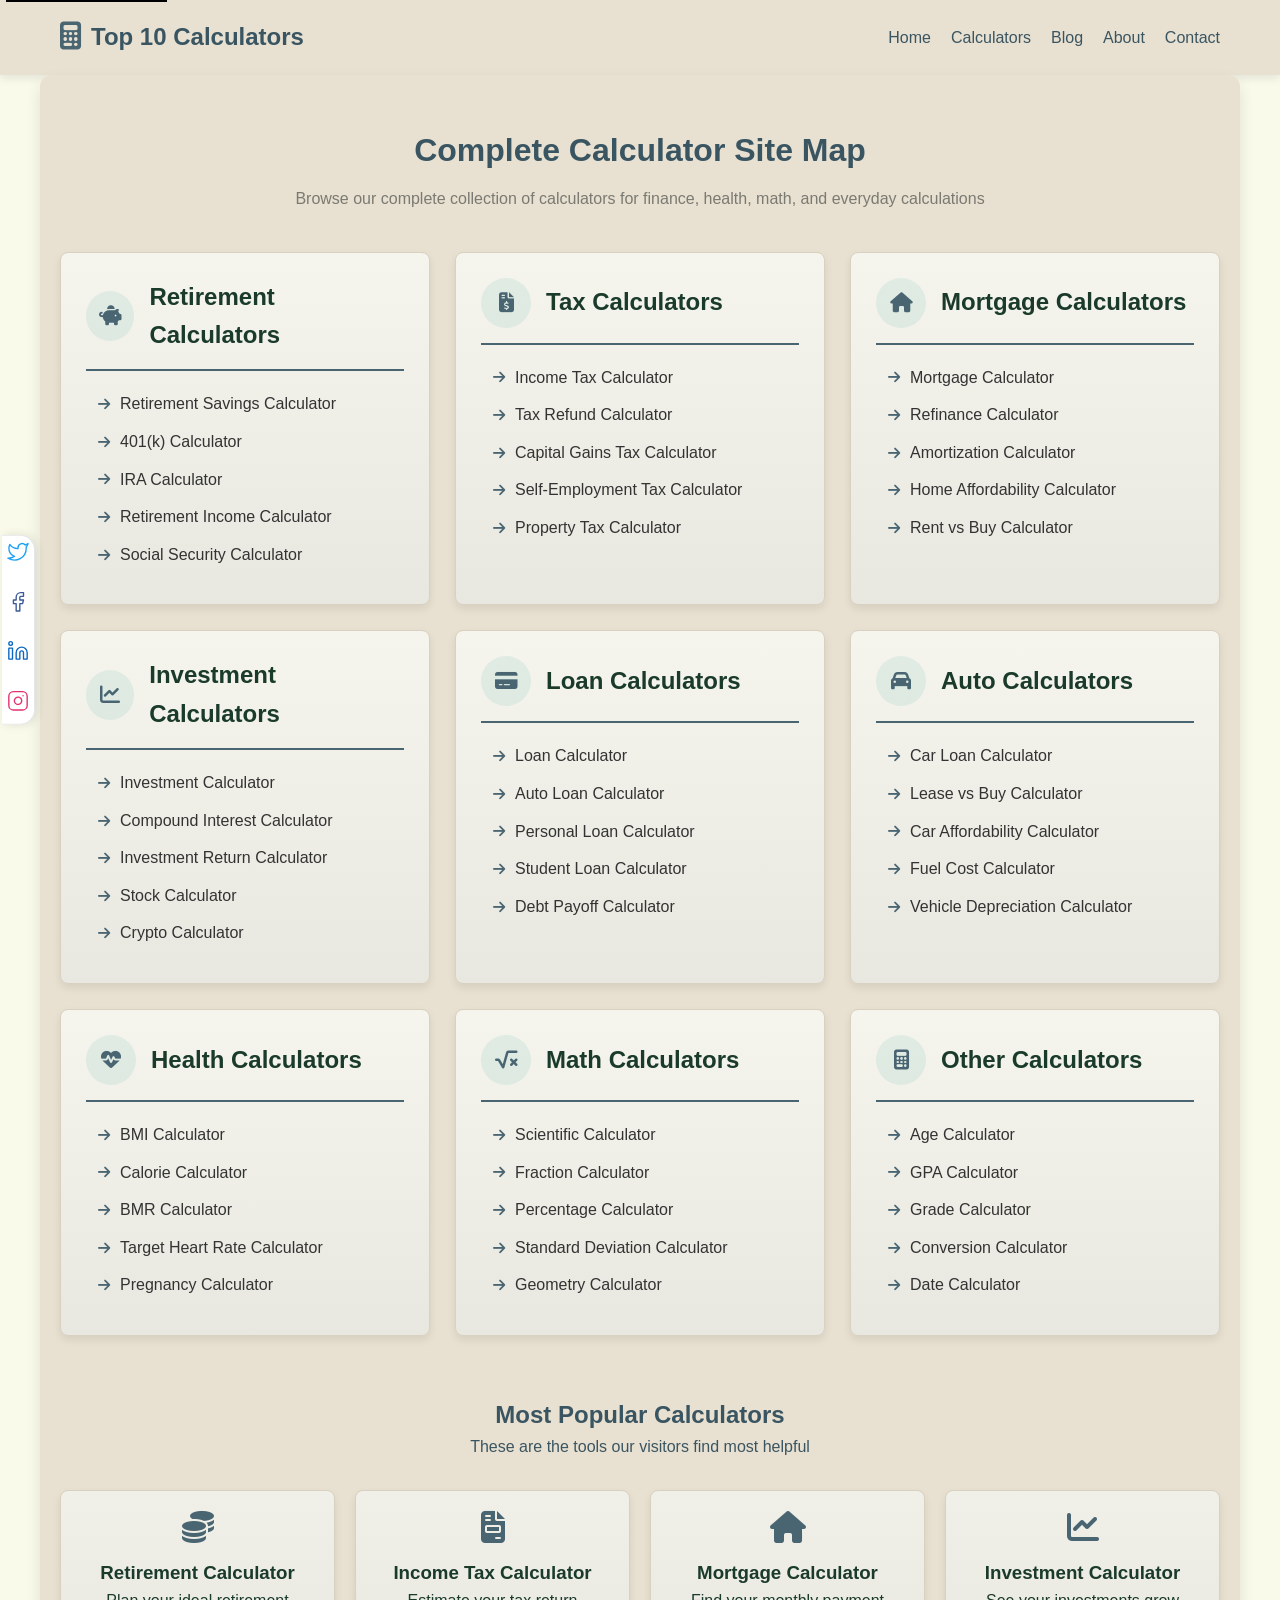
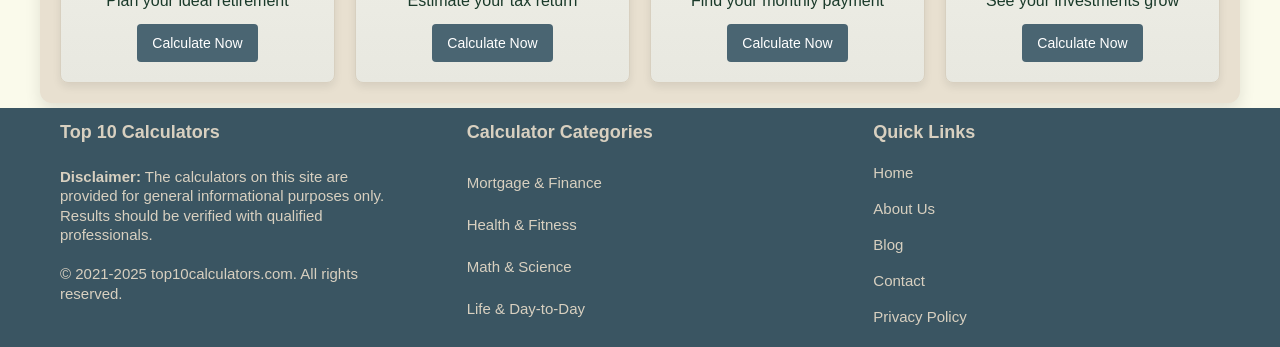
<file: sitemapcalc.html>
<!DOCTYPE html>
<html lang="en">
<head>
    <meta charset="UTF-8">
    <meta name="viewport" content="width=device-width, initial-scale=1.0">
    <title>Calculator Site Map - All Financial, Health & Math Tools | Top10Calculators</title>
    <meta name="description" content="Complete site map of all calculators - mortgage, loan, investment, tax, retirement, BMI, math calculators and more. Find any calculator quickly.">
    <meta name="keywords" content="calculator sitemap, financial calculators, mortgage calculators, loan calculators, tax calculators, retirement calculators, health calculators">
    <meta name="author" content="Top10Calculators">
    <meta name="robots" content="index, follow">
    
    <!-- Open Graph -->
    <meta property="og:type" content="website">
    <meta property="og:url" content="https://top10calculators.com/sitemapcalc.html">
    <meta property="og:title" content="Complete Calculator Site Map - All Financial & Math Tools">
    <meta property="og:description" content="Browse our complete collection of calculators for finance, health, math, and everyday calculations.">
    <meta property="og:image" content="https://top10calculators.com/images/og-image.png">
    <meta property="og:site_name" content="Top10Calculators">
    
    <!-- Twitter -->
    <meta name="twitter:card" content="summary_large_image">
    <meta name="twitter:title" content="Complete Calculator Site Map - All Financial & Math Tools">
    <meta name="twitter:description" content="Browse our complete collection of calculators for finance, health, math, and everyday calculations.">
    <meta name="twitter:image" content="https://top10calculators.com/images/twitter-image.png">
    
    <!-- Canonical URL -->
    <link rel="canonical" href="https://top10calculators.com/sitemapcalc.html">
    
    <!-- Favicon -->
    <link rel="icon" type="image/png" href="images/logo32x32.png">
    <link rel="apple-touch-icon" sizes="180x180" href="images/apple-touch-icon.png">
    
    <!-- CSS -->
    <link rel="stylesheet" href="https://cdnjs.cloudflare.com/ajax/libs/font-awesome/6.4.0/css/all.min.css" 
          integrity="sha512-iecdLmaskl7CVkqkXNQ/ZH/XLlvWZOJyj7Yy7tcenmpD1ypASozpmT/E0iPtmFIB46ZmdtAc9eNBvH0H/ZpiBw==" 
          crossorigin="anonymous" referrerpolicy="no-referrer">
    <link rel="preload" href="calculator.js" as="script">
    <link rel="preconnect" href="https://cdnjs.cloudflare.com">




<!-- Google tag (gtag.js) -->
<script async src="https://www.googletagmanager.com/gtag/js?id=G-1665YE8BPB"></script>
<script>
  window.dataLayer = window.dataLayer || [];
  function gtag(){dataLayer.push(arguments);}
  gtag('js', new Date());

  gtag('config', 'G-1665YE8BPB');
</script>


    
    <style>
        :root {
            /* Color Scheme */
            --primary-bg: #fafaeb;
            --container-bg: #e8e0d0;
            --display-bg: #d0d0c8;
            --button-bg: #d8d0c0;
            --button-hover: #c8c0b0;
            --operator-bg: #4a6572;
            --operator-hover: #3a5562;
            --function-bg: #3a5562;
            --function-hover: #2a4552;
            --clear-bg: #D86A26; 
            --clear-hover: #BB6533;
            --ad-bg: linear-gradient(to right, #e0e0d8, #d0d0c8);
            --ad-unit-bg: linear-gradient(to bottom, #f0f0e8, #e8e8e0);
            --category-bg: linear-gradient(to bottom, #f5f5ed, #e8e8e0);
           
            /* Text Colors */
            --text-primary: #333;
            --text-dark: #1a3a2a;
            --text-medium: #3a5562;
            --text-light: #7a7a72;
            --text-white: white;
           
            /* Borders */
            --border-light: #d8d0c0;
            --border-medium: #c8c0b0;
            --border-dark: #8f8f75;
           
            /* Sizes and Spacing */
            --border-radius: 12px;
            --border-radius-sm: 8px;
            --shadow: 0 8px 16px rgba(0, 0, 0, 0.1);
            --shadow-sm: 0 4px 8px rgba(0, 0, 0, 0.08);
        }
        
        * {
            box-sizing: border-box;
            margin: 0;
            padding: 0;
            font-family: 'Segoe UI', Tahoma, Geneva, Verdana, sans-serif;
        }
        
        body {
            background-color: var(--primary-bg);
            color: var(--text-dark);
            line-height: 1.6;
        }
        
        .container {
            max-width: 1200px;
            margin: 0 auto;
            padding: 20px;
            background-color: var(--container-bg);
            border-radius: var(--border-radius);
            box-shadow: var(--shadow);
        }
        
        header {
            background-color: var(--container-bg);
            box-shadow: var(--shadow-sm);
            padding: 15px 0;
        }
        
        .header-content {
            display: flex;
            justify-content: space-between;
            align-items: center;
            max-width: 1200px;
            margin: 0 auto;
            padding: 0 20px;
        }
        
        .logo {
            display: flex;
            align-items: center;
        }
        
        .logo h1 {
            color: var(--text-medium);
            font-size: 24px;
            margin-left: 10px;
        }
        
        .logo-icon {
            color: var(--operator-bg);
            font-size: 28px;
        }
        
        nav ul {
            display: flex;
            list-style: none;
        }
        
        nav ul li {
            margin-left: 20px;
        }
        
        nav ul li a {
            text-decoration: none;
            color: var(--text-medium);
            font-weight: 500;
            transition: color 0.3s;
        }
        
        nav ul li a:hover {
            color: var(--operator-hover);
        }
        
        .page-title {
            text-align: center;
            margin: 30px 0;
            color: var(--text-medium);
        }
        
        .page-title h1 {
            font-size: 32px;
            margin-bottom: 10px;
        }
        
        .page-title p {
            color: var(--text-light);
            max-width: 700px;
            margin: 0 auto;
        }
        
        .sitemap-grid {
            display: grid;
            grid-template-columns: repeat(auto-fill, minmax(300px, 1fr));
            gap: 25px;
            margin-top: 40px;
        }
        
        .category-card {
            background: var(--category-bg);
            border-radius: var(--border-radius-sm);
            box-shadow: var(--shadow-sm);
            padding: 25px;
            transition: transform 0.3s, box-shadow 0.3s;
            border: 1px solid var(--border-light);
        }
        
        .category-card:hover {
            transform: translateY(-5px);
            box-shadow: var(--shadow);
        }
        
        .card-header {
            display: flex;
            align-items: center;
            margin-bottom: 20px;
            padding-bottom: 15px;
            border-bottom: 2px solid var(--operator-bg);
        }
        
        .card-icon {
            background-color: rgba(42, 157, 143, 0.1);
            width: 50px;
            height: 50px;
            border-radius: 50%;
            display: flex;
            align-items: center;
            justify-content: center;
            margin-right: 15px;
        }
        
        .card-icon i {
            color: var(--operator-bg);
            font-size: 20px;
        }
        
        .card-header h3 {
            color: var(--text-medium);
            font-size: 20px;
        }
        
        .calculator-list {
            list-style: none;
        }
        
        .calculator-list li {
            margin-bottom: 12px;
            padding-left: 10px;
            border-left: 2px solid transparent;
            transition: border-color 0.3s;
        }
        
        .calculator-list li:hover {
            border-left-color: var(--operator-bg);
        }
        
        .calculator-list a {
            text-decoration: none;
            color: var(--text-primary);
            display: flex;
            align-items: center;
            transition: color 0.3s;
        }
        
        .calculator-list a:hover {
            color: var(--operator-bg);
        }
        
        .calculator-list i {
            margin-right: 10px;
            font-size: 14px;
            color: var(--operator-bg);
        }
        
        .popular-section {
            margin-top: 60px;
        }
        
        .section-title {
            text-align: center;
            margin-bottom: 30px;
            color: var(--text-medium);
        }
        
        .popular-calculators {
            display: grid;
            grid-template-columns: repeat(auto-fill, minmax(250px, 1fr));
            gap: 20px;
        }
        
        .popular-item {
            background: var(--ad-unit-bg);
            border-radius: var(--border-radius-sm);
            box-shadow: var(--shadow-sm);
            padding: 20px;
            text-align: center;
            transition: transform 0.3s;
            border: 1px solid var(--border-light);
        }
        
        .popular-item:hover {
            transform: translateY(-3px);
        }
        
        .popular-item i {
            font-size: 32px;
            color: var(--operator-bg);
            margin-bottom: 15px;
        }
        
        .popular-item h4 {
            margin-bottom: 10px;
            color: var(--text-medium);
        }
        
        .popular-item a {
            display: inline-block;
            margin-top: 10px;
            padding: 8px 15px;
            background-color: var(--operator-bg);
            color: var(--text-white);
            text-decoration: none;
            border-radius: 4px;
            font-size: 14px;
            transition: background-color 0.3s;
        }
        
        .popular-item a:hover {
            background-color: var(--operator-hover);
        }
        
    
        
        @media (max-width: 768px) {
            .header-content {
                flex-direction: column;
                text-align: center;
            }
            
            nav ul {
                margin-top: 15px;
                justify-content: center;
            }
            
            nav ul li {
                margin: 0 10px;
            }
            
            .sitemap-grid {
                grid-template-columns: 1fr;
            }
        }

        /* Accessibility */
        .skip-link {
            position: absolute;
            top: -40px;
            left: 6px;
            background: #000;
            color: white;
            padding: 8px;
            z-index: 100;
            text-decoration: none;
        }
        
        .skip-link:focus {
            top: 6px;
        }
        
        .sr-only {
            position: absolute;
            width: 1px;
            height: 1px;
            padding: 0;
            margin: -1px;
            overflow: hidden;
            clip: rect(0, 0, 0, 0);
            white-space: nowrap;
            border: 0;
        }
    </style>
</head>
<body>
    <!-- Skip to Main Content for Accessibility -->
    <a href="#main-content" class="skip-link">Skip to main content</a>

    <header role="banner">
        <div class="header-content">
            <div class="logo">
                <div class="logo-icon">
                    <i class="fas fa-calculator" aria-hidden="true"></i>
                </div>
                <h1>Top 10 Calculators</h1>
            </div>
            <nav aria-label="Main Navigation">
                <ul>
                    <li><a href="index.html">Home</a></li>
                    <li><a href="sitemapcalc.html">Calculators</a></li>
                    <li><a href="https://calculate.lt/" rel="noopener">Blog</a></li>
                    <li><a href="aboutuscalc.html">About</a></li>
                    <li><a href="feedbackform.html">Contact</a></li>
                </ul>
            </nav>
        </div>
    </header>

    <main id="main-content" role="main">
        <div class="container">
            <div class="page-title">
                <h1>Complete Calculator Site Map</h1>
                <p>Browse our complete collection of calculators for finance, health, math, and everyday calculations</p>
            </div>

            <div class="sitemap-grid">
                <div class="category-card">
                    <div class="card-header">
                        <div class="card-icon">
                            <i class="fas fa-piggy-bank" aria-hidden="true"></i>
                        </div>
                        <h2>Retirement Calculators</h2>
                    </div>
                    <ul class="calculator-list">
                        <li><a href="calculators/retirementcalc.html"><i class="fas fa-arrow-right" aria-hidden="true"></i> Retirement Savings Calculator</a></li>
                        <li><a href="landingpage404.html"><i class="fas fa-arrow-right" aria-hidden="true"></i> 401(k) Calculator</a></li>
                        <li><a href="landingpage404.html"><i class="fas fa-arrow-right" aria-hidden="true"></i> IRA Calculator</a></li>
                        <li><a href="calculators/retirementcalc.html"><i class="fas fa-arrow-right" aria-hidden="true"></i> Retirement Income Calculator</a></li>
                        <li><a href="landingpage404.html"><i class="fas fa-arrow-right" aria-hidden="true"></i> Social Security Calculator</a></li>
                    </ul>
                </div>

                <div class="category-card">
                    <div class="card-header">
                        <div class="card-icon">
                            <i class="fas fa-file-invoice-dollar" aria-hidden="true"></i>
                        </div>
                        <h2>Tax Calculators</h2>
                    </div>
                    <ul class="calculator-list">
                        <li><a href="calculators/incomtcalc.html"><i class="fas fa-arrow-right" aria-hidden="true"></i> Income Tax Calculator</a></li>
                        <li><a href="landingpage404.html"><i class="fas fa-arrow-right" aria-hidden="true"></i> Tax Refund Calculator</a></li>
                        <li><a href="landingpage404.html"><i class="fas fa-arrow-right" aria-hidden="true"></i> Capital Gains Tax Calculator</a></li>
                        <li><a href="landingpage404.html"><i class="fas fa-arrow-right" aria-hidden="true"></i> Self-Employment Tax Calculator</a></li>
                        <li><a href="landingpage404.html"><i class="fas fa-arrow-right" aria-hidden="true"></i> Property Tax Calculator</a></li>
                    </ul>
                </div>

                <div class="category-card">
                    <div class="card-header">
                        <div class="card-icon">
                            <i class="fas fa-home" aria-hidden="true"></i>
                        </div>
                        <h2>Mortgage Calculators</h2>
                    </div>
                    <ul class="calculator-list">
                        <li><a href="calculators/mortgagecalc.html"><i class="fas fa-arrow-right" aria-hidden="true"></i> Mortgage Calculator</a></li>
                        <li><a href="landingpage404.html"><i class="fas fa-arrow-right" aria-hidden="true"></i> Refinance Calculator</a></li>
                        <li><a href="calculators/mortgagecalc.html"><i class="fas fa-arrow-right" aria-hidden="true"></i> Amortization Calculator</a></li>
                        <li><a href="landingpage404.html"><i class="fas fa-arrow-right" aria-hidden="true"></i> Home Affordability Calculator</a></li>
                        <li><a href="landingpage404.html"><i class="fas fa-arrow-right" aria-hidden="true"></i> Rent vs Buy Calculator</a></li>
                    </ul>
                </div>

                <div class="category-card">
                    <div class="card-header">
                        <div class="card-icon">
                            <i class="fas fa-chart-line" aria-hidden="true"></i>
                        </div>
                        <h2>Investment Calculators</h2>
                    </div>
                    <ul class="calculator-list">
                        <li><a href="calculators/investcalc.html"><i class="fas fa-arrow-right" aria-hidden="true"></i> Investment Calculator</a></li>
                        <li><a href="landingpage404.html"><i class="fas fa-arrow-right" aria-hidden="true"></i> Compound Interest Calculator</a></li>
                        <li><a href="landingpage404.html"><i class="fas fa-arrow-right" aria-hidden="true"></i> Investment Return Calculator</a></li>
                        <li><a href="landingpage404.html"><i class="fas fa-arrow-right" aria-hidden="true"></i> Stock Calculator</a></li>
                        <li><a href="landingpage404.html"><i class="fas fa-arrow-right" aria-hidden="true"></i> Crypto Calculator</a></li>
                    </ul>
                </div>

                <div class="category-card">
                    <div class="card-header">
                        <div class="card-icon">
                            <i class="fas fa-credit-card" aria-hidden="true"></i>
                        </div>
                        <h2>Loan Calculators</h2>
                    </div>
                    <ul class="calculator-list">
                        <li><a href="calculators/loancalc.html"><i class="fas fa-arrow-right" aria-hidden="true"></i> Loan Calculator</a></li>
                        <li><a href="calculators/autoloancalc.html"><i class="fas fa-arrow-right" aria-hidden="true"></i> Auto Loan Calculator</a></li>
                        <li><a href="calculators/personloancalc.html"><i class="fas fa-arrow-right" aria-hidden="true"></i> Personal Loan Calculator</a></li>
                        <li><a href="landingpage404.html"><i class="fas fa-arrow-right" aria-hidden="true"></i> Student Loan Calculator</a></li>
                        <li><a href="landingpage404.html"><i class="fas fa-arrow-right" aria-hidden="true"></i> Debt Payoff Calculator</a></li>
                    </ul>
                </div>

                <div class="category-card">
                    <div class="card-header">
                        <div class="card-icon">
                            <i class="fas fa-car" aria-hidden="true"></i>
                        </div>
                        <h2>Auto Calculators</h2>
                    </div>
                    <ul class="calculator-list">
                        <li><a href="calculators/autoloancalc.html"><i class="fas fa-arrow-right" aria-hidden="true"></i> Car Loan Calculator</a></li>
                        <li><a href="landingpage404.html"><i class="fas fa-arrow-right" aria-hidden="true"></i> Lease vs Buy Calculator</a></li>
                        <li><a href="landingpage404.html"><i class="fas fa-arrow-right" aria-hidden="true"></i> Car Affordability Calculator</a></li>
                        <li><a href="landingpage404.html"><i class="fas fa-arrow-right" aria-hidden="true"></i> Fuel Cost Calculator</a></li>
                        <li><a href="landingpage404.html"><i class="fas fa-arrow-right" aria-hidden="true"></i> Vehicle Depreciation Calculator</a></li>
                    </ul>
                </div>

                <!-- Additional Calculator Categories -->
                <div class="category-card">
                    <div class="card-header">
                        <div class="card-icon">
                            <i class="fas fa-heartbeat" aria-hidden="true"></i>
                        </div>
                        <h2>Health Calculators</h2>
                    </div>
                    <ul class="calculator-list">
                        <li><a href="calculators/bmicalc.html"><i class="fas fa-arrow-right" aria-hidden="true"></i> BMI Calculator</a></li>
                        <li><a href="calculators/caloricalc.html"><i class="fas fa-arrow-right" aria-hidden="true"></i> Calorie Calculator</a></li>
                        <li><a href="calculators/bmrcalc.html"><i class="fas fa-arrow-right" aria-hidden="true"></i> BMR Calculator</a></li>
                        <li><a href="calculators/targethrcalc.html"><i class="fas fa-arrow-right" aria-hidden="true"></i> Target Heart Rate Calculator</a></li>
                        <li><a href="calculators/pregnancycalc.html"><i class="fas fa-arrow-right" aria-hidden="true"></i> Pregnancy Calculator</a></li>
                    </ul>
                </div>

                <div class="category-card">
                    <div class="card-header">
                        <div class="card-icon">
                            <i class="fas fa-square-root-alt" aria-hidden="true"></i>
                        </div>
                        <h2>Math Calculators</h2>
                    </div>
                    <ul class="calculator-list">
                        <li><a href="index.html"><i class="fas fa-arrow-right" aria-hidden="true"></i> Scientific Calculator</a></li>
                        <li><a href="calculators/fractioncalc.html"><i class="fas fa-arrow-right" aria-hidden="true"></i> Fraction Calculator</a></li>
                        <li><a href="landingpage404.html"><i class="fas fa-arrow-right" aria-hidden="true"></i> Percentage Calculator</a></li>
                        <li><a href="calculators/sdcalc.html"><i class="fas fa-arrow-right" aria-hidden="true"></i> Standard Deviation Calculator</a></li>
                        <li><a href="calculators/geometrycalc.html"><i class="fas fa-arrow-right" aria-hidden="true"></i> Geometry Calculator</a></li>
                    </ul>
                </div>

                <div class="category-card">
                    <div class="card-header">
                        <div class="card-icon">
                            <i class="fas fa-calculator" aria-hidden="true"></i>
                        </div>
                        <h2>Other Calculators</h2>
                    </div>
                    <ul class="calculator-list">
                        <li><a href="calculators/calcage.html"><i class="fas fa-arrow-right" aria-hidden="true"></i> Age Calculator</a></li>
                        <li><a href="calculators/gpacalc.html"><i class="fas fa-arrow-right" aria-hidden="true"></i> GPA Calculator</a></li>
                        <li><a href="calculators/gradecalc.html"><i class="fas fa-arrow-right" aria-hidden="true"></i> Grade Calculator</a></li>
                        <li><a href="calculators/unitconvcalc.html"><i class="fas fa-arrow-right" aria-hidden="true"></i> Conversion Calculator</a></li>
                        <li><a href="landingpage404.html"><i class="fas fa-arrow-right" aria-hidden="true"></i> Date Calculator</a></li>
                    </ul>
                </div>
            </div>

            <div class="popular-section">
                <div class="section-title">
                    <h2>Most Popular Calculators</h2>
                    <p>These are the tools our visitors find most helpful</p>
                </div>

                <div class="popular-calculators">
                    <div class="popular-item">
                        <i class="fas fa-coins" aria-hidden="true"></i>
                        <h3>Retirement Calculator</h3>
                        <p>Plan your ideal retirement</p>
                        <a href="calculators/retirementcalc.html">Calculate Now</a>
                    </div>

                    <div class="popular-item">
                        <i class="fas fa-file-invoice" aria-hidden="true"></i>
                        <h3>Income Tax Calculator</h3>
                        <p>Estimate your tax return</p>
                        <a href="calculators/incomtcalc.html">Calculate Now</a>
                    </div>

                    <div class="popular-item">
                        <i class="fas fa-home" aria-hidden="true"></i>
                        <h3>Mortgage Calculator</h3>
                        <p>Find your monthly payment</p>
                        <a href="calculators/mortgagecalc.html">Calculate Now</a>
                    </div>

                    <div class="popular-item">
                        <i class="fas fa-chart-line" aria-hidden="true"></i>
                        <h3>Investment Calculator</h3>
                        <p>See your investments grow</p>
                        <a href="calculators/investcalc.html">Calculate Now</a>
                    </div>
                </div>
            </div>
        </div>
    </main>

     <!-- SVG Icons Version - No External Dependencies -->
                    <div style="
                        position: fixed;
                        top: 70%;
                        left: 2px;
                        transform: translateY(-50%);
                        display: flex;
                        flex-direction: column;
                        gap: 20px;
                        padding: 5px 5px;
                        z-index: 1000;
                        background: white;
                        border-radius: 0 15px 15px 0;
                        box-shadow: 2px 0 10px rgba(0,0,0,0.1);
                        border: 1px solid #e5e7eb;
                        border-left: none;
                    ">
                        
                        <!-- Twitter -->
                        <a href="https://twitter.com/intent/tweet?url=https://top10calculators.com/" 
                           target="_blank" 
                           rel="noopener noreferrer"
                           style="text-decoration: none; display: block;"
                           title="Share on Twitter">
                            <svg width="22" height="22" viewBox="0 0 24 24" fill="none" stroke="#1DA1F2" stroke-width="1.5" stroke-linecap="round" stroke-linejoin="round" style="transition: all 0.3s ease;" onmouseover="this.style.transform='scale(1.2) translateX(5px)'; this.style.stroke='#0d8bd9'" onmouseout="this.style.transform='scale(1) translateX(0)'; this.style.stroke='#1DA1F2'">
                                <path d="M23 3a10.9 10.9 0 0 1-3.14 1.53 4.48 4.48 0 0 0-7.86 3v1A10.66 10.66 0 0 1 3 4s-4 9 5 13a11.64 11.64 0 0 1-7 2c9 5 20 0 20-11.5a4.5 4.5 0 0 0-.08-.83A7.72 7.72 0 0 0 23 3z"/>
                            </svg>
                        </a>
                        
                        <!-- Facebook -->
                        <a href="https://www.facebook.com/sharer/sharer.php?u=https://top10calculators.com/" 
                           target="_blank" 
                           rel="noopener noreferrer"
                           style="text-decoration: none; display: block;"
                           title="Share on Facebook">
                            <svg width="22" height="22" viewBox="0 0 24 24" fill="none" stroke="#3b5998" stroke-width="1.5" stroke-linecap="round" stroke-linejoin="round" style="transition: all 0.3s ease;" onmouseover="this.style.transform='scale(1.2) translateX(5px)'; this.style.stroke='#2d4373'" onmouseout="this.style.transform='scale(1) translateX(0)'; this.style.stroke='#3b5998'">
                                <path d="M18 2h-3a5 5 0 0 0-5 5v3H7v4h3v8h4v-8h3l1-4h-4V7a1 1 0 0 1 1-1h3z"/>
                            </svg>
                        </a>
                        
                        <!-- LinkedIn -->
                        <a href="https://www.linkedin.com/shareArticle?url=https://top10calculators.com/" 
                           target="_blank" 
                           rel="noopener noreferrer"
                           style="text-decoration: none; display: block;"
                           title="Share on LinkedIn">
                            <svg width="22" height="22" viewBox="0 0 24 24" fill="none" stroke="#0A66C2" stroke-width="1.5" stroke-linecap="round" stroke-linejoin="round" style="transition: all 0.3s ease;" onmouseover="this.style.transform='scale(1.2) translateX(5px)'; this.style.stroke='#084d96'" onmouseout="this.style.transform='scale(1) translateX(0)'; this.style.stroke='#0A66C2'">
                                <path d="M16 8a6 6 0 0 1 6 6v7h-4v-7a2 2 0 0 0-2-2 2 2 0 0 0-2 2v7h-4v-7a6 6 0 0 1 6-6z"/>
                                <rect x="2" y="9" width="4" height="12"/>
                                <circle cx="4" cy="4" r="2"/>
                            </svg>
                        </a>
                        
                        <!-- Instagram -->
                        <a href="https://www.instagram.com/top10calculators" 
                           target="_blank" 
                           rel="noopener noreferrer"
                           style="text-decoration: none; display: block;"
                           title="Follow on Instagram">
                            <svg width="22" height="22" viewBox="0 0 24 24" fill="none" stroke="#E1306C" stroke-width="1.5" stroke-linecap="round" stroke-linejoin="round" style="transition: all 0.3s ease;" onmouseover="this.style.transform='scale(1.2) translateX(5px)'; this.style.stroke='#c41c5b'" onmouseout="this.style.transform='scale(1) translateX(0)'; this.style.stroke='#E1306C'">
                                <rect x="2" y="2" width="20" height="20" rx="5" ry="5"/>
                                <path d="M16 11.37A4 4 0 1 1 12.63 8 4 4 0 0 1 16 11.37z"/>
                                <line x1="17.5" y1="6.5" x2="17.51" y2="6.5"/>
                            </svg>
                        </a>
                    </div>


                    <!-- Footer inline style -->
                     <footer role="contentinfo" style="
                        --function-bg: #3a5562;
                        --text-white: white;
                        --button-bg: #d8d0c0;
                        --button-hover: #c8c0b0;
                        
                        background-color: var(--function-bg);
                        color: var(--text-white);
                        padding: 10px 0;
                        margin-top: 5px;
                        font-family: 'Segoe UI', system-ui, -apple-system, sans-serif;
                    ">
                        <div style="
                            max-width: 1200px;
                            margin: 0 auto;
                            display: grid;
                            grid-template-columns: repeat(auto-fit, minmax(250px, 1fr));
                            gap: 60px;
                            padding: 0 20px;
                        ">
                            <div style="
                                display: flex;
                                flex-direction: column;
                            ">
                                <h3 style="
                                    color: var(--button-bg);
                                    margin-bottom: 20px;
                                    font-size: 18px;
                                    font-weight: 600;
                                ">Top 10 Calculators</h3>
                               <p style="
                                    color: #d8d0c0;
                                    line-height: 1.3;
                                    font-size: 15px;
                                "> <strong>Disclaimer:</strong> The calculators on this site are provided for general informational purposes only. Results should be verified with qualified professionals. <br> <br>
                                &copy; 2021-2025 top10calculators.com. All rights reserved.</p>
                            </div>
                     		
                            <div style="
                                display: flex;
                                flex-direction: column;
                            ">
                                <h3 style="
                                    color: var(--button-bg);
                                    margin-bottom: 20px;
                                    font-size: 18px;
                                    font-weight: 600;
                                ">Calculator Categories</h3>
                                <ul style="
                                    list-style: none;
                                    margin: 0;
                                    padding: 0;
                                ">
                                    <li style="margin-bottom: 10px;">
                    		<a href="https://top10calculators.com/#calculator-categories" style="
                        			color: var(--button-bg);
                                            text-decoration: none;
                                            transition: color 0.3s;
                                            font-size: 15px;
                                            display: inline-block;
                                            padding: 4px 0;
                                        " 
                                        onmouseover="this.style.color='var(--button-hover)'"
                                        onmouseout="this.style.color='var(--button-bg)'">
                                            Mortgage & Finance
                    		  </a>
                                      </li>
                    
                                     <li style="margin-bottom: 10px;">
                    		<a href="https://top10calculators.com/#calculator-categories" style="
                        			color: var(--button-bg);
                                            text-decoration: none;
                                            transition: color 0.3s;
                                            font-size: 15px;
                                            display: inline-block;
                                            padding: 4px 0;
                                        " 
                                        onmouseover="this.style.color='var(--button-hover)'"
                                        onmouseout="this.style.color='var(--button-bg)'">
                                            Health & Fitness
                    		  </a>
                                      </li>
                    
                    
                                     <li style="margin-bottom: 10px;">
                    		<a href="https://top10calculators.com/#calculator-categories" style="
                        			color: var(--button-bg);
                                            text-decoration: none;
                                            transition: color 0.3s;
                                            font-size: 15px;
                                            display: inline-block;
                                            padding: 4px 0;
                                        " 
                                        onmouseover="this.style.color='var(--button-hover)'"
                                        onmouseout="this.style.color='var(--button-bg)'">
                                            Math & Science
                    		  </a>
                                      </li>
                    
                    
                                    <li style="margin-bottom: 10px;">
                    		<a href="https://top10calculators.com/#calculator-categories" style="
                        			color: var(--button-bg);
                                            text-decoration: none;
                                            transition: color 0.3s;
                                            font-size: 15px;
                                            display: inline-block;
                                            padding: 4px 0;
                                        " 
                                        onmouseover="this.style.color='var(--button-hover)'"
                                        onmouseout="this.style.color='var(--button-bg)'">
                                            Life & Day-to-Day
                    		  </a>
                                      </li>
                    
                    
                                </ul>
                            </div>
                    
                            <div style="
                                display: flex;
                                flex-direction: column;
                            ">
                                <h3 style="
                                    color: var(--button-bg);
                                    margin-bottom: 10px;
                                    font-size: 18px;
                                    font-weight: 600;
                                ">Quick Links</h3>
                                <ul style="
                                    list-style: none;
                                    margin: 0;
                                    padding: 0;
                                ">
                                    <li style="margin-bottom: 4px;">
                                        <a href="https://top10calculators.com/index.html" style="
                                            color: var(--button-bg);
                                            text-decoration: none;
                                            transition: color 0.3s;
                                            font-size: 15px;
                                            display: inline-block;
                                            padding: 4px 0;
                                        " 
                                        onmouseover="this.style.color='var(--button-hover)'"
                                        onmouseout="this.style.color='var(--button-bg)'">
                                            Home
                                        </a>
                                    </li>
                                    <li style="margin-bottom: 4px;">
                                        <a href="https://top10calculators.com/aboutuscalc.html" style="
                                            color: var(--button-bg);
                                            text-decoration: none;
                                            transition: color 0.3s;
                                            font-size: 15px;
                                            display: inline-block;
                                            padding: 4px 0;
                                        " 
                                        onmouseover="this.style.color='var(--button-hover)'"
                                        onmouseout="this.style.color='var(--button-bg)'">
                                            About Us
                                        </a>
                                    </li>
                                    <li style="margin-bottom: 4px;">
                                        <a href="https://calculate.lt/" 
                                           rel="noopener" 
                                           style="
                                            color: var(--button-bg);
                                            text-decoration: none;
                                            transition: color 0.3s;
                                            font-size: 15px;
                                            display: inline-block;
                                            padding: 4px 0;
                                        " 
                                        onmouseover="this.style.color='var(--button-hover)'"
                                        onmouseout="this.style.color='var(--button-bg)'">
                                            Blog
                                        </a>
                                    </li>
                                    <li style="margin-bottom: 4px;">
                                        <a href="https://top10calculators.com/feedbackform.html" style="
                                            color: var(--button-bg);
                                            text-decoration: none;
                                            transition: color 0.3s;
                                            font-size: 15px;
                                            display: inline-block;
                                            padding: 4px 0;
                                        " 
                                        onmouseover="this.style.color='var(--button-hover)'"
                                        onmouseout="this.style.color='var(--button-bg)'">
                                            Contact
                                        </a>
                                    </li>
                                    <li style="margin-bottom: 4px;">
                                        <a href="https://top10calculators.com/privacypolicycalc.html" style="
                                            color: var(--button-bg);
                                            text-decoration: none;
                                            transition: color 0.3s;
                                            font-size: 15px;
                                            display: inline-block;
                                            padding: 4px 0;
                                        " 
                                        onmouseover="this.style.color='var(--button-hover)'"
                                        onmouseout="this.style.color='var(--button-bg)'">
                                            Privacy Policy
                                        </a>
                                    </li>
                                </ul>
                            </div>
                        </div>
                    
                       
                    </footer>
    <script>
        // Simple animation for calculator cards
        document.addEventListener('DOMContentLoaded', function() {
            const cards = document.querySelectorAll('.category-card');
            
            cards.forEach((card, index) => {
                // Add delay for staggered animation
                card.style.animationDelay = `${index * 0.1}s`;
                card.classList.add('fade-in');
            });
        });
    </script>
</body>
</html>
</file>
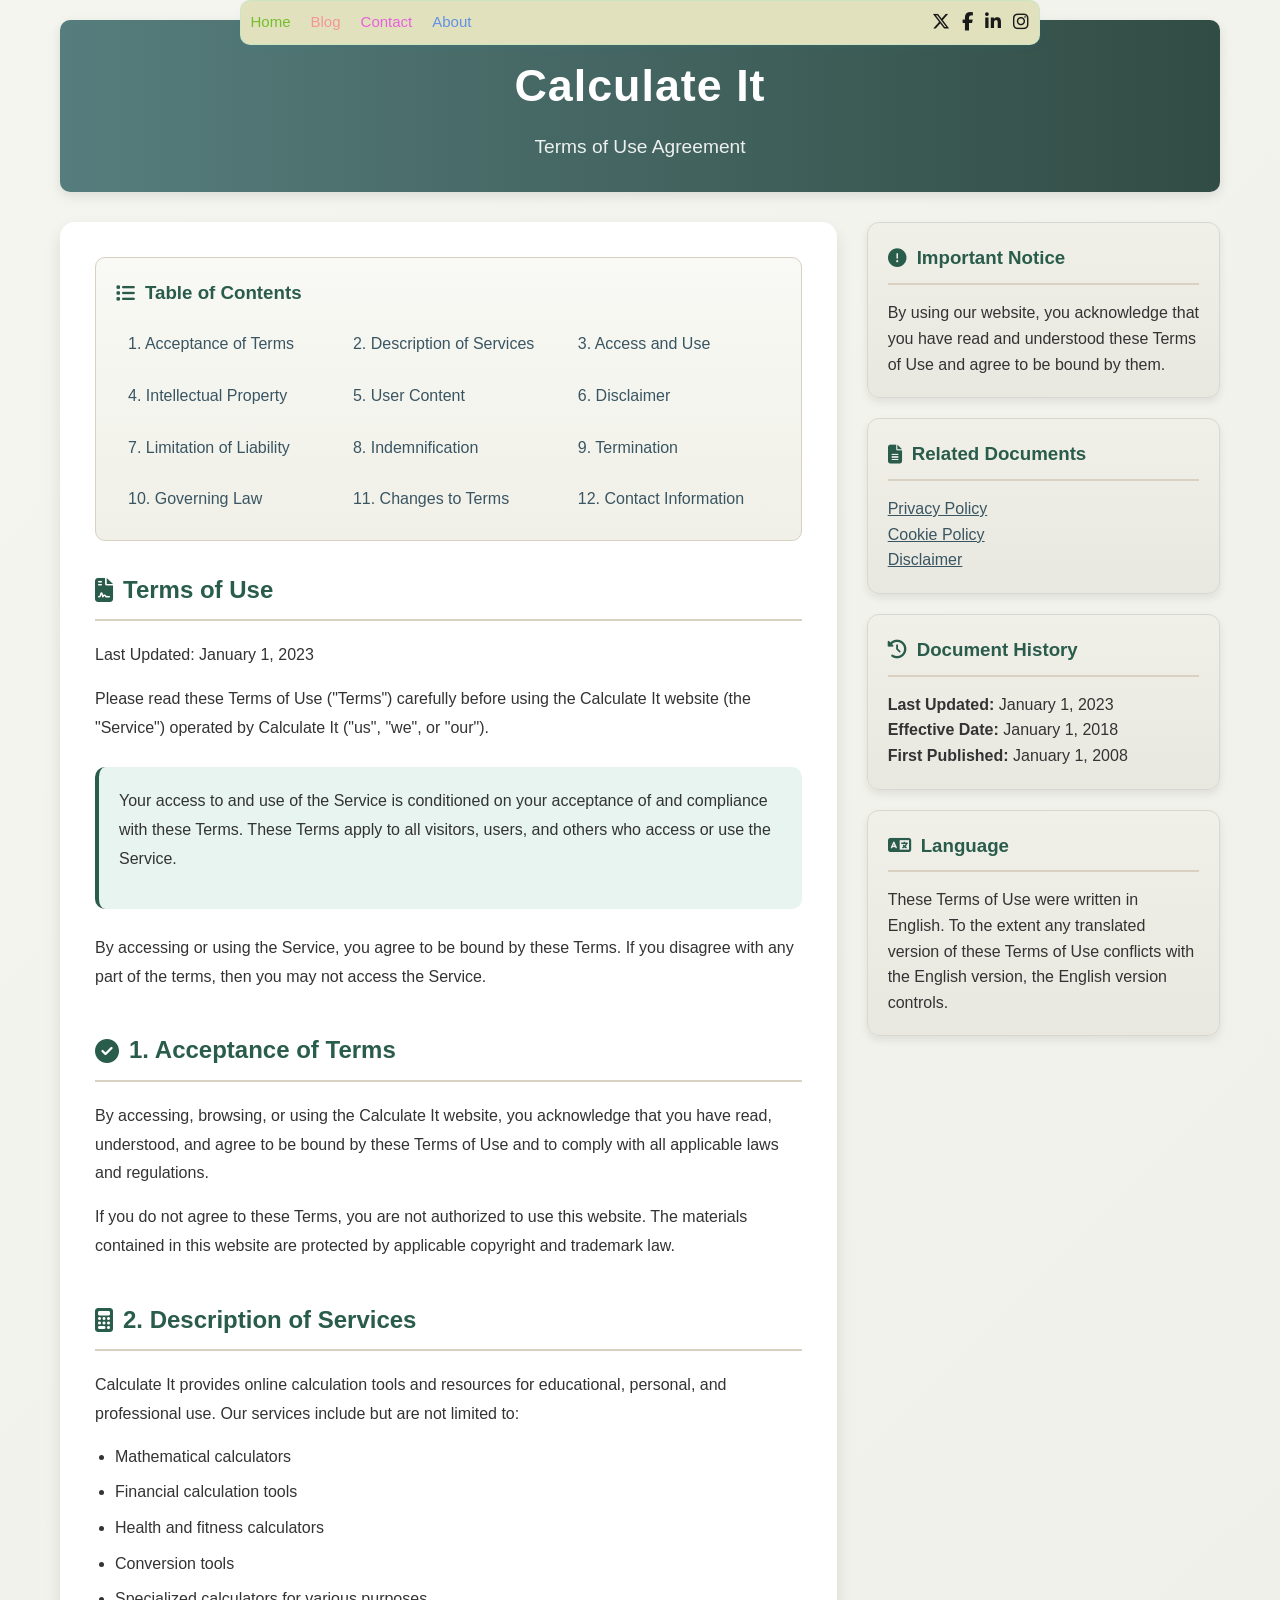
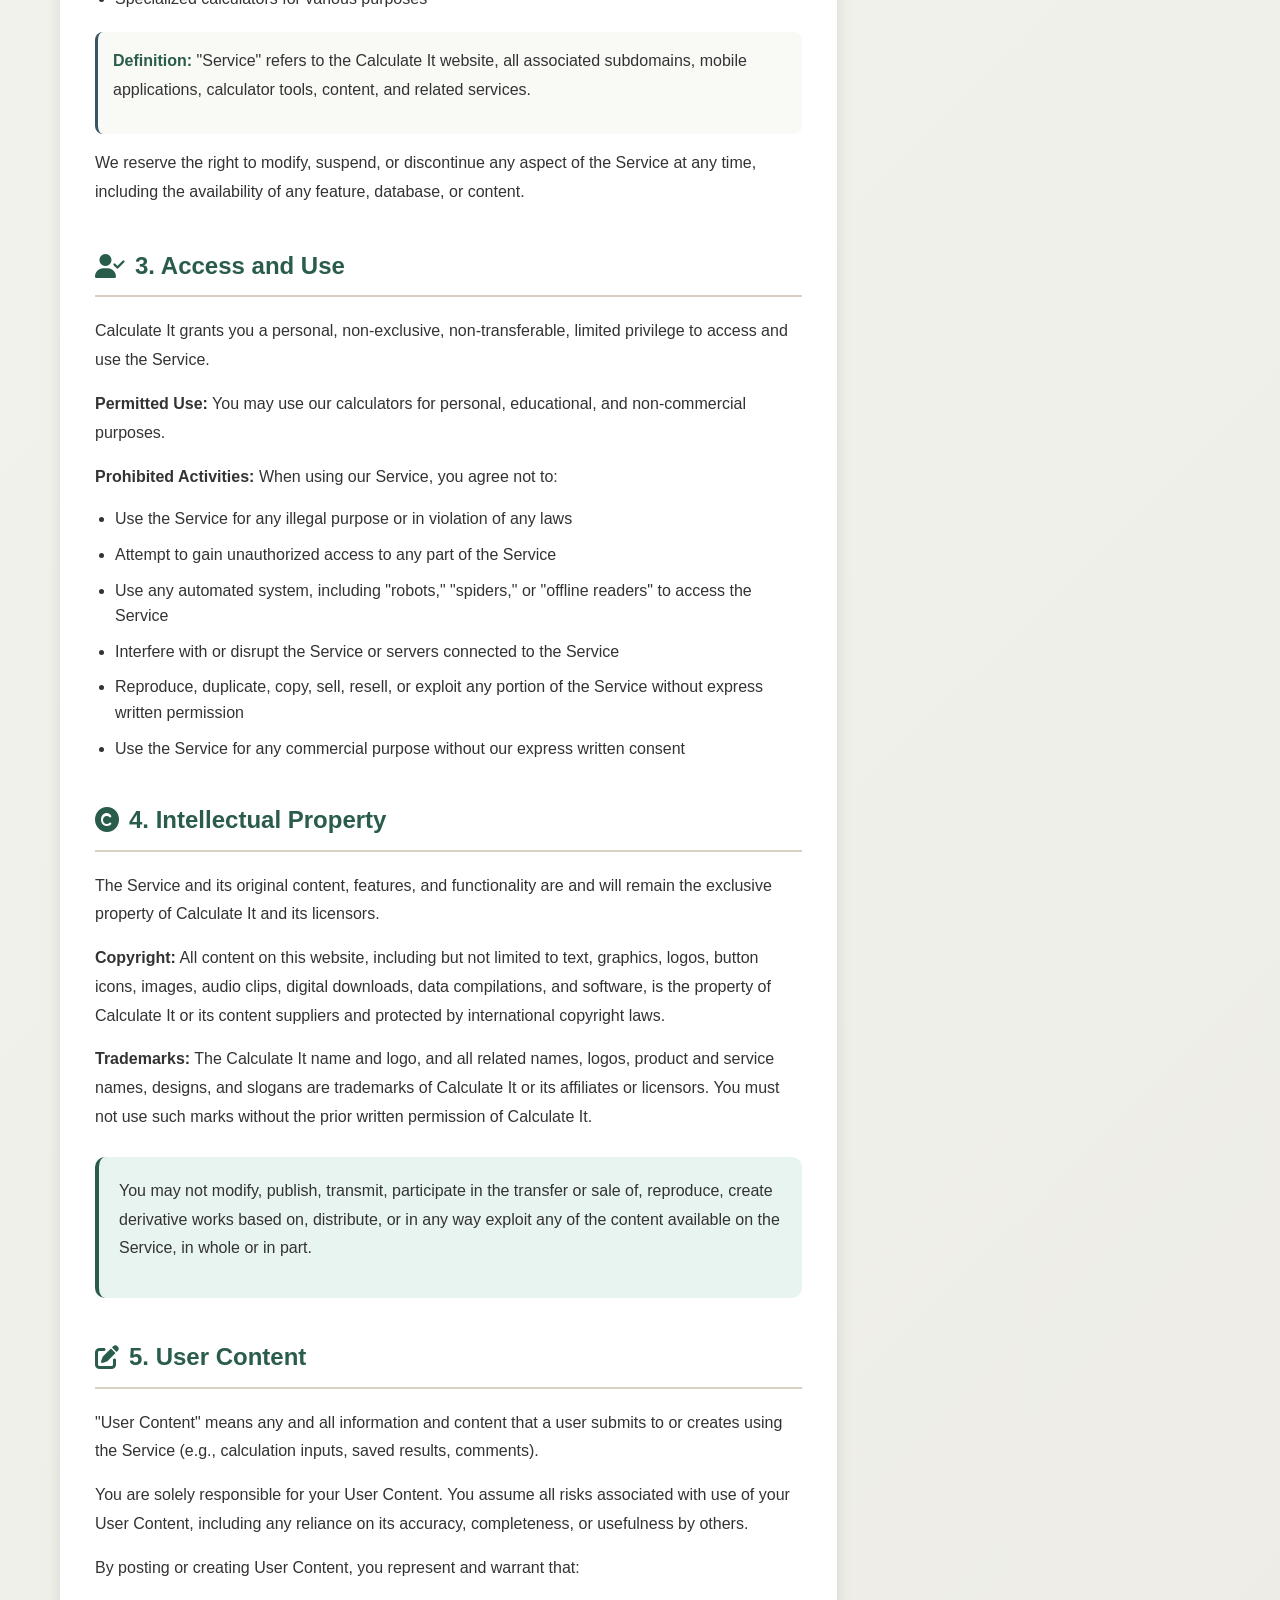
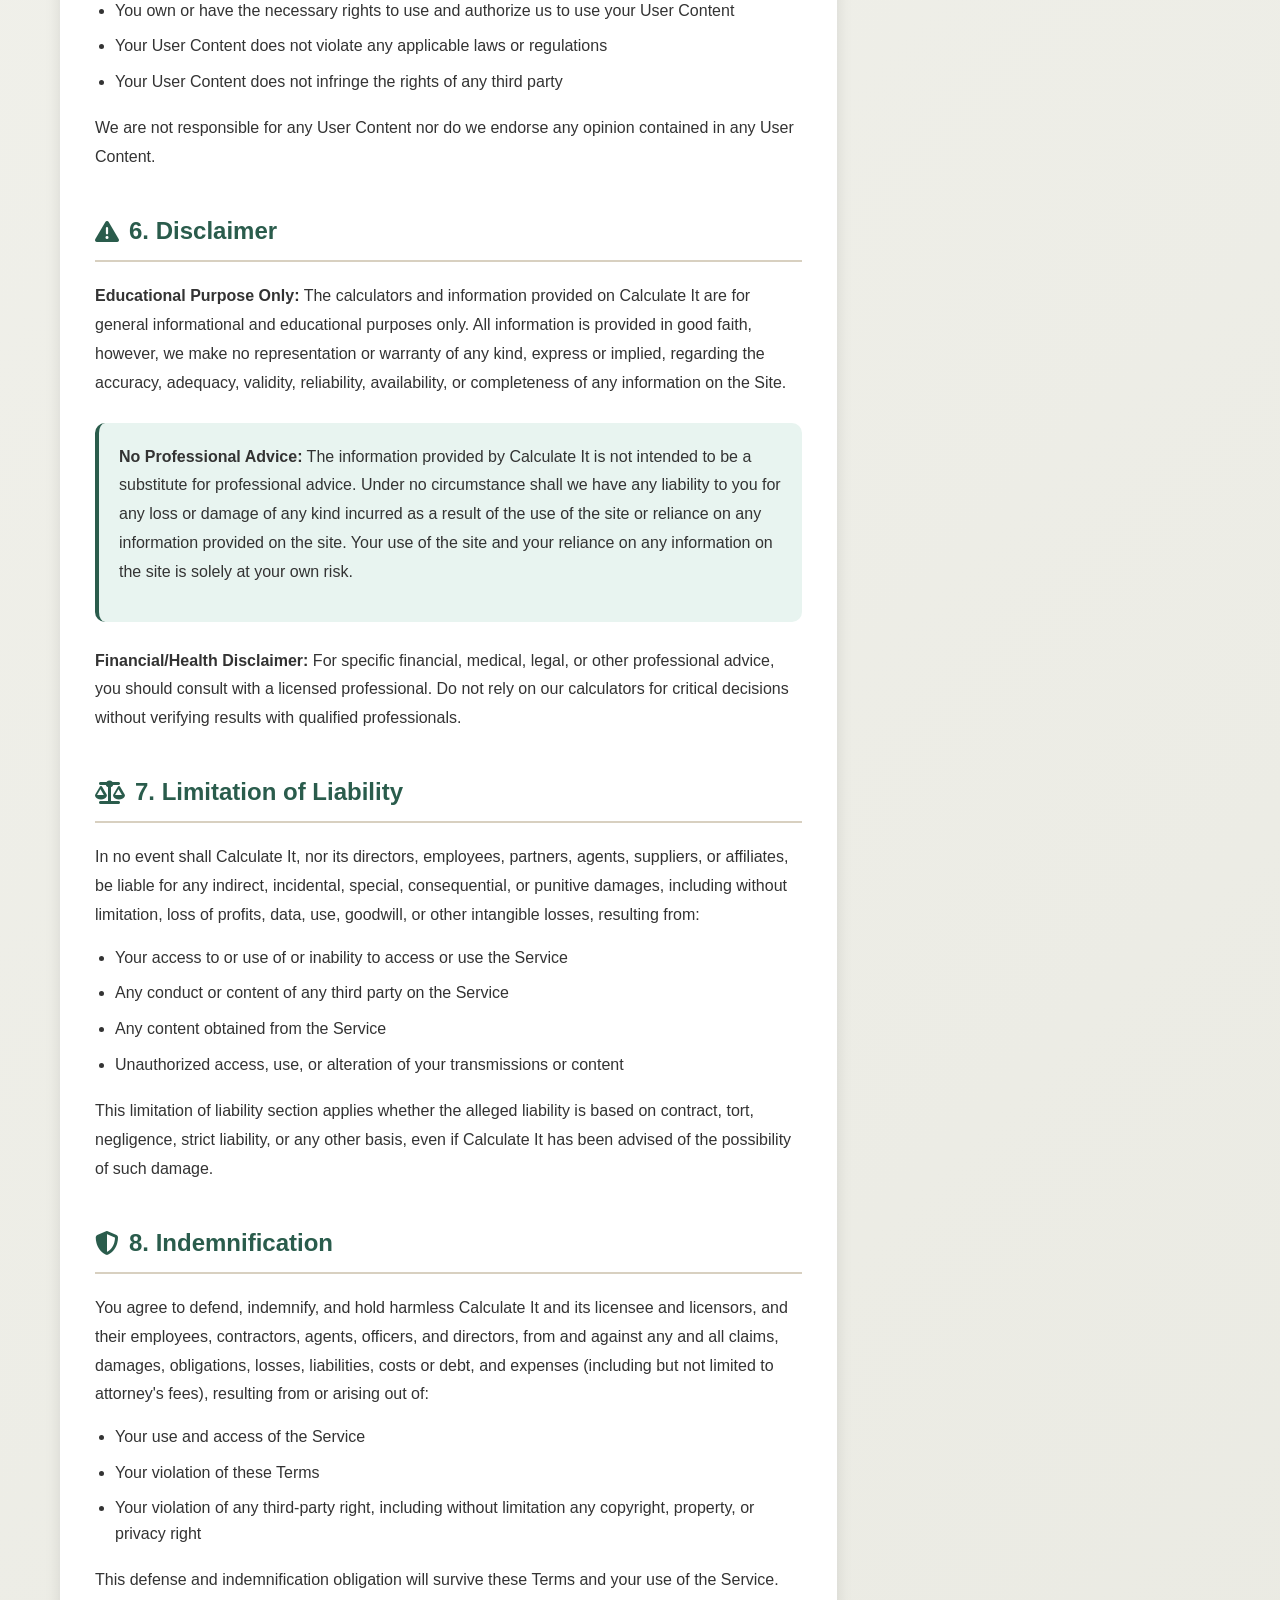
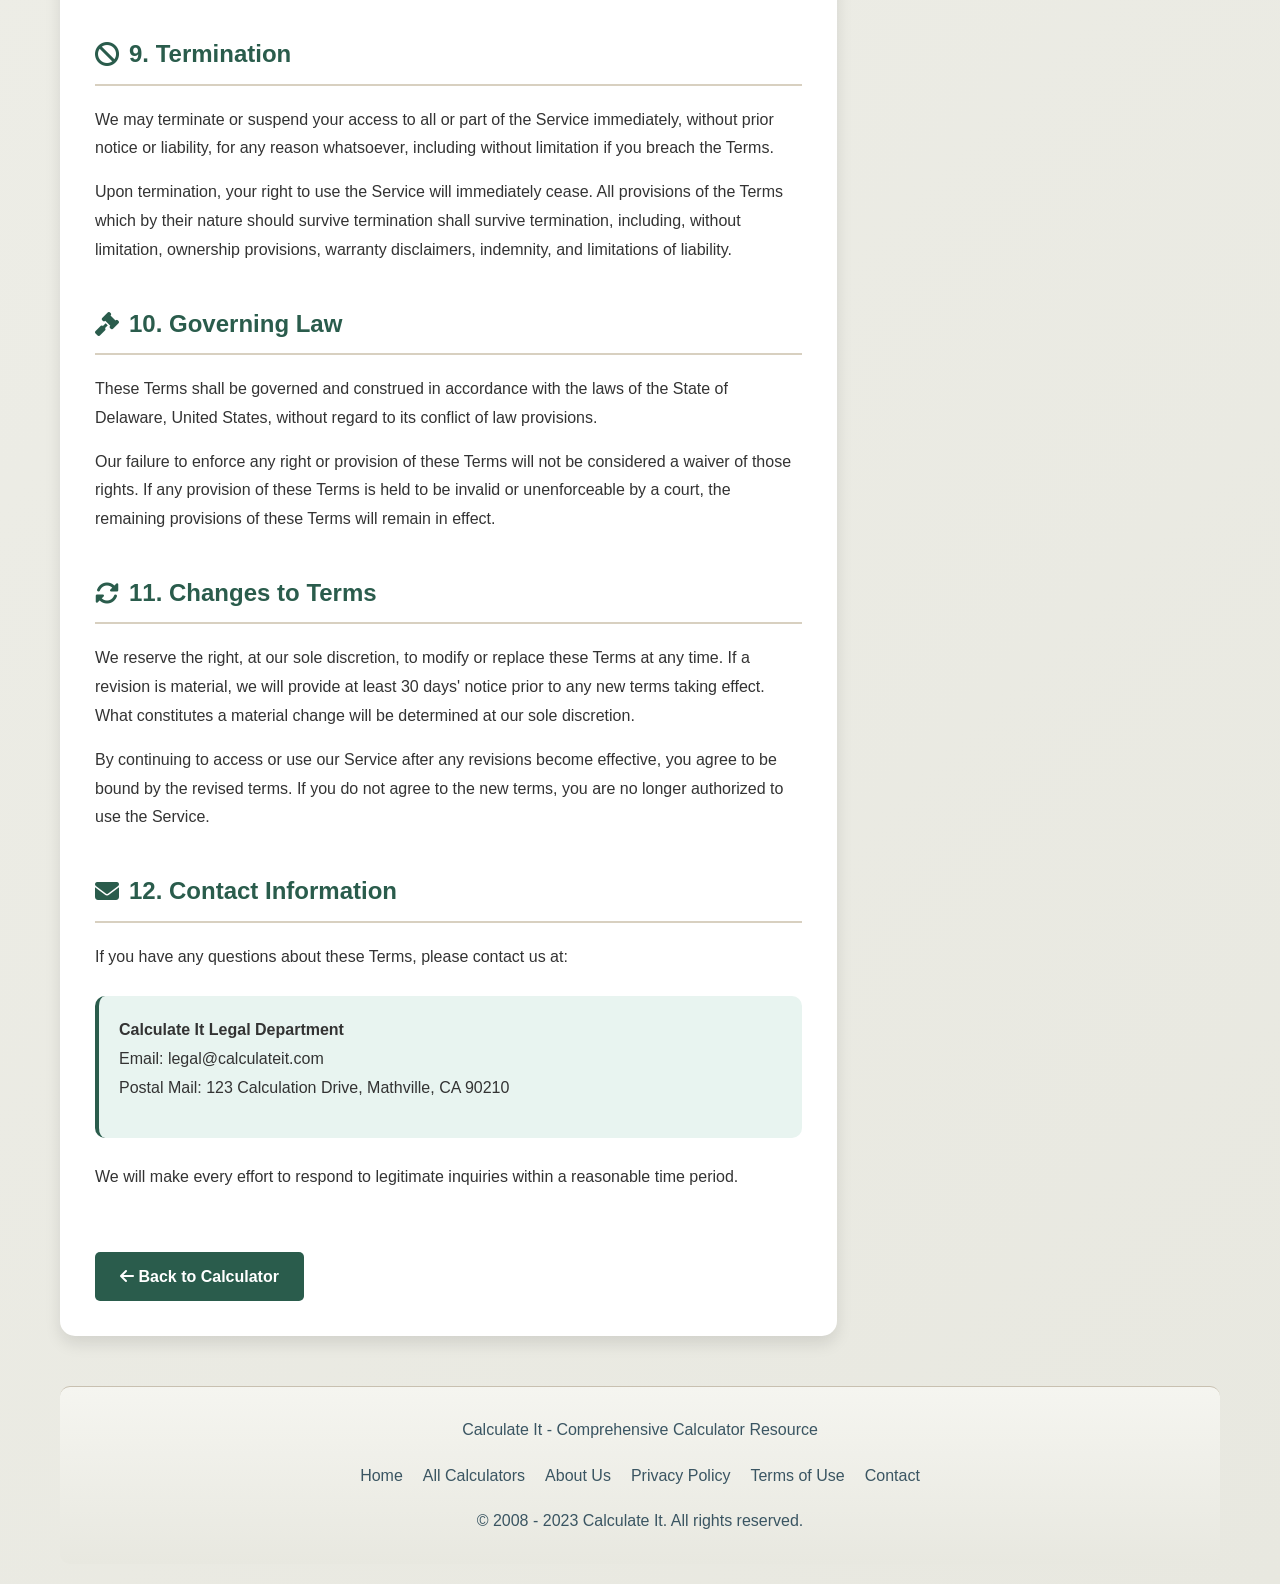
<file: termofusecalc.html>
<!DOCTYPE html>
<html lang="en">
<head>
    <meta charset="UTF-8">
    <meta name="viewport" content="width=device-width, initial-scale=1.0">
    <title>Terms of Use - Calculate It</title>
    <link rel="stylesheet" href="https://cdnjs.cloudflare.com/ajax/libs/font-awesome/6.4.0/css/all.min.css">
 <link rel="preload" href="calculator.js" as="script">
 <link rel="preconnect" href="https://cdnjs.cloudflare.com">




<!-- Google tag (gtag.js) -->
<script async src="https://www.googletagmanager.com/gtag/js?id=G-1665YE8BPB"></script>
<script>
  window.dataLayer = window.dataLayer || [];
  function gtag(){dataLayer.push(arguments);}
  gtag('js', new Date());

  gtag('config', 'G-1665YE8BPB');
</script>



 
    <style>
        * {
            margin: 0;
            padding: 0;
            box-sizing: border-box;
            font-family: 'Segoe UI', Tahoma, Geneva, Verdana, sans-serif;
        }
        
        body {
            background: linear-gradient(135deg, #f5f5f0 0%, #e8e8e0 100%);
            color: #333;
            line-height: 1.6;
            min-height: 100vh;
        }
        
        .container {
            max-width: 1200px;
            margin: 0 auto;
            padding: 20px;
        }
        
        header {
            text-align: center;
            padding: 30px 0;
            background: linear-gradient(to right, #567d7d, #314c44);
            color: white;
            border-radius: 10px;
            margin-bottom: 30px;
            box-shadow: 0 4px 12px rgba(0, 0, 0, 0.1);
        }
        
        h1 {
            font-size: 2.8rem;
            margin-bottom: 10px;
            font-weight: 700;
            letter-spacing: 1px;
        }
        
        .subtitle {
            font-size: 1.2rem;
            opacity: 0.9;
            max-width: 800px;
            margin: 0 auto;
        }
        
        .content {
            display: flex;
            gap: 30px;
            margin-bottom: 40px;
        }
        
        .main-content {
            flex: 2;
            background-color: white;
            border-radius: 15px;
            padding: 35px;
            box-shadow: 0 8px 16px rgba(0, 0, 0, 0.1);
        }
        
        .sidebar {
            flex: 1;
            display: flex;
            flex-direction: column;
            gap: 20px;
        }
        
        .info-box {
            background: linear-gradient(to bottom, #f0f0e8, #e8e8e0);
            border-radius: 12px;
            padding: 20px;
            box-shadow: 0 4px 8px rgba(0, 0, 0, 0.08);
            border: 1px solid #d8d8d0;
        }
        
        .info-box h3 {
            color: #2a5c4c;
            margin-bottom: 15px;
            padding-bottom: 10px;
            border-bottom: 2px solid #d8d0c0;
            display: flex;
            align-items: center;
            gap: 10px;
        }
        
        .section {
            margin-bottom: 40px;
        }
        
        .section h2 {
            color: #2a5c4c;
            margin: 30px 0 20px;
            padding-bottom: 10px;
            border-bottom: 2px solid #d8d0c0;
            display: flex;
            align-items: center;
            gap: 10px;
        }
        
        .section p {
            margin-bottom: 15px;
            line-height: 1.8;
        }
        
        .section ul {
            margin-left: 20px;
            margin-bottom: 20px;
        }
        
        .section li {
            margin-bottom: 10px;
            line-height: 1.6;
        }
        
        .highlight {
            background-color: #e8f4f0;
            padding: 20px;
            border-radius: 10px;
            border-left: 4px solid #2a5c4c;
            margin: 25px 0;
        }
        
        .back-to-calc {
            display: inline-block;
            margin-top: 20px;
            padding: 12px 25px;
            background-color: #2a5c4c;
            color: white;
            text-decoration: none;
            border-radius: 5px;
            font-weight: 600;
            transition: background-color 0.3s ease;
        }
        
        .back-to-calc:hover {
            background-color: #3a7a60;
        }
        
        .toc-nav {
            background: linear-gradient(to bottom, #f9f9f5, #f0f0e8);
            border-radius: 10px;
            padding: 20px;
            margin-bottom: 30px;
            border: 1px solid #d8d0c0;
        }
        
        .toc-nav h3 {
            color: #2a5c4c;
            margin-bottom: 15px;
            display: flex;
            align-items: center;
            gap: 10px;
        }
        
        .toc-links {
            display: grid;
            grid-template-columns: repeat(auto-fill, minmax(200px, 1fr));
            gap: 10px;
        }
        
        .toc-links a {
            color: #3a5562;
            text-decoration: none;
            padding: 8px 12px;
            border-radius: 5px;
            transition: background-color 0.3s ease;
            display: block;
        }
        
        .toc-links a:hover {
            background-color: #e0e8d8;
            text-decoration: none;
        }
        
        footer {
            text-align: center;
            margin-top: 50px;
            padding: 30px;
            color: #3a5562;
            border-top: 1px solid #c8c0b0;
            background: linear-gradient(to bottom, #f5f5f0, #e8e8e0);
            border-radius: 10px;
        }
        
        .footer-links {
            margin: 20px 0;
            display: flex;
            justify-content: center;
            gap: 20px;
            flex-wrap: wrap;
        }
        
        .footer-links a {
            color: #3a5562;
            text-decoration: none;
            transition: color 0.3s ease;
        }
        
        .footer-links a:hover {
            color: #2a4552;
            text-decoration: underline;
        }
        
        @media (max-width: 900px) {
            .content {
                flex-direction: column;
            }
            
            .toc-links {
                grid-template-columns: 1fr;
            }
        }
        
        @media (max-width: 600px) {
            .footer-links {
                flex-direction: column;
                gap: 10px;
            }
        }
        
        .definition {
            background-color: #f9f9f5;
            padding: 15px;
            border-radius: 8px;
            margin: 15px 0;
            border-left: 3px solid #3a5562;
        }
        
        .definition strong {
            color: #2a5c4c;
        }
    </style>
</head>

<div style="position: fixed; top: 0; left: 50%; transform: translateX(-50%); width: 800px; display: flex; justify-content: space-between; align-items: center; gap: 20px; background: #e1e1be; padding: 7px 10px; border-radius: 10px; border: 1px solid rgba(11, 255, 226, 0.1); box-shadow: 0 2px 8px rgba(47, 204, 252, 0.05); backdrop-filter: blur(6px); z-index: 1000;">
            <!-- Navigation Links (Left) -->
            <div style="display: flex; gap: 20px;">
                <a href="index.html" style="text-decoration: none; color: #74bd2b; font-family: 'Inter', sans-serif; font-size: 15px; font-weight: 500; transition: color 0.3s ease, transform 0.2s ease;" onmouseover="this.style.color='#3b82f6'; this.style.transform='scale(1.05)'" onmouseout="this.style.color='#1a1a1a'; this.style.transform='scale(1)'">Home</a>
                <a href="https://calculate.lt" style="text-decoration: none; color: #f59696; font-family: 'Inter', sans-serif; font-size: 15px; font-weight: 500; transition: color 0.3s ease, transform 0.2s ease;" onmouseover="this.style.color='#3b82f6'; this.style.transform='scale(1.05)'" onmouseout="this.style.color='#1a1a1a'; this.style.transform='scale(1)'">Blog</a>
                <a href="feedbackform.html" style="text-decoration: none; color: #e761dc; font-family: 'Inter', sans-serif; font-size: 15px; font-weight: 500; transition: color 0.3s ease, transform 0.2s ease;" onmouseover="this.style.color='#3b82f6'; this.style.transform='scale(1.05)'" onmouseout="this.style.color='#1a1a1a'; this.style.transform='scale(1)'">Contact</a>
                <a href="aboutuscalc.html" style="text-decoration: none; color: #6190e6; font-family: 'Inter', sans-serif; font-size: 15px; font-weight: 500; transition: color 0.3s ease, transform 0.2s ease;" onmouseover="this.style.color='#3b82f6'; this.style.transform='scale(1.05)'" onmouseout="this.style.color='#1a1a1a'; this.style.transform='scale(1)'">About</a>
            </div>
            <!-- Social Media Share Links (Right) -->
            <div style="display: flex; gap: 12px; align-items: center;">
                <a href="https://twitter.com/intent/tweet" target="_blank" style="text-decoration: none; color: #1a1a1a; font-size: 18px; transition: color 0.3s ease, transform 0.2s ease;" onmouseover="this.style.color='#1DA1F2'; this.style.transform='scale(1.1)'" onmouseout="this.style.color='#1a1a1a'; this.style.transform='scale(1)'"><i class="fa-brands fa-x-twitter"></i></a>
                <a href="https://www.facebook.com/sharer/sharer.php" target="_blank" style="text-decoration: none; color: #1a1a1a; font-size: 18px; transition: color 0.3s ease, transform 0.2s ease;" onmouseover="this.style.color='#3b5998'; this.style.transform='scale(1.1)'" onmouseout="this.style.color='#1a1a1a'; this.style.transform='scale(1)'"><i class="fa-brands fa-facebook-f"></i></a>
                <a href="https://www.linkedin.com/shareArticle" target="_blank" style="text-decoration: none; color: #1a1a1a; font-size: 18px; transition: color 0.3s ease, transform 0.2s ease;" onmouseover="this.style.color='#0A66C2'; this.style.transform='scale(1.1)'" onmouseout="this.style.color='#1a1a1a'; this.style.transform='scale(1)'"><i class="fa-brands fa-linkedin-in"></i></a>
                <a href="https://www.instagram.com" target="_blank" style="text-decoration: none; color: #1a1a1a; font-size: 18px; transition: color 0.3s ease, transform 0.2s ease;" onmouseover="this.style.color='#E1306C'; this.style.transform='scale(1.1)'" onmouseout="this.style.color='#1a1a1a'; this.style.transform='scale(1)'"><i class="fa-brands fa-instagram"></i></a>
            
            </div>
        </div>





<body>
    <div class="container">
        <header>
            <h1>Calculate It</h1>
            <p class="subtitle">Terms of Use Agreement</p>
        </header>
        
        <div class="content">
            <div class="main-content">
                <div class="toc-nav">
                    <h3><i class="fas fa-list"></i> Table of Contents</h3>
                    <div class="toc-links">
                        <a href="#acceptance">1. Acceptance of Terms</a>
                        <a href="#services">2. Description of Services</a>
                        <a href="#access">3. Access and Use</a>
                        <a href="#intellectual">4. Intellectual Property</a>
                        <a href="#user-content">5. User Content</a>
                        <a href="#disclaimer">6. Disclaimer</a>
                        <a href="#limitation">7. Limitation of Liability</a>
                        <a href="#indemnification">8. Indemnification</a>
                        <a href="#termination">9. Termination</a>
                        <a href="#governing">10. Governing Law</a>
                        <a href="#changes">11. Changes to Terms</a>
                        <a href="#contact">12. Contact Information</a>
                    </div>
                </div>
                
                <div class="section">
                    <h2><i class="fas fa-file-contract"></i> Terms of Use</h2>
                    <p>Last Updated: January 1, 2023</p>
                    
                    <p>Please read these Terms of Use ("Terms") carefully before using the Calculate It website (the "Service") operated by Calculate It ("us", "we", or "our").</p>
                    
                    <div class="highlight">
                        <p>Your access to and use of the Service is conditioned on your acceptance of and compliance with these Terms. These Terms apply to all visitors, users, and others who access or use the Service.</p>
                    </div>
                    
                    <p>By accessing or using the Service, you agree to be bound by these Terms. If you disagree with any part of the terms, then you may not access the Service.</p>
                </div>
                
                <div id="acceptance" class="section">
                    <h2><i class="fas fa-check-circle"></i> 1. Acceptance of Terms</h2>
                    <p>By accessing, browsing, or using the Calculate It website, you acknowledge that you have read, understood, and agree to be bound by these Terms of Use and to comply with all applicable laws and regulations.</p>
                    
                    <p>If you do not agree to these Terms, you are not authorized to use this website. The materials contained in this website are protected by applicable copyright and trademark law.</p>
                </div>
                
                <div id="services" class="section">
                    <h2><i class="fas fa-calculator"></i> 2. Description of Services</h2>
                    <p>Calculate It provides online calculation tools and resources for educational, personal, and professional use. Our services include but are not limited to:</p>
                    
                    <ul>
                        <li>Mathematical calculators</li>
                        <li>Financial calculation tools</li>
                        <li>Health and fitness calculators</li>
                        <li>Conversion tools</li>
                        <li>Specialized calculators for various purposes</li>
                    </ul>
                    
                    <div class="definition">
                        <p><strong>Definition:</strong> "Service" refers to the Calculate It website, all associated subdomains, mobile applications, calculator tools, content, and related services.</p>
                    </div>
                    
                    <p>We reserve the right to modify, suspend, or discontinue any aspect of the Service at any time, including the availability of any feature, database, or content.</p>
                </div>
                
                <div id="access" class="section">
                    <h2><i class="fas fa-user-check"></i> 3. Access and Use</h2>
                    <p>Calculate It grants you a personal, non-exclusive, non-transferable, limited privilege to access and use the Service.</p>
                    
                    <p><strong>Permitted Use:</strong> You may use our calculators for personal, educational, and non-commercial purposes.</p>
                    
                    <p><strong>Prohibited Activities:</strong> When using our Service, you agree not to:</p>
                    <ul>
                        <li>Use the Service for any illegal purpose or in violation of any laws</li>
                        <li>Attempt to gain unauthorized access to any part of the Service</li>
                        <li>Use any automated system, including "robots," "spiders," or "offline readers" to access the Service</li>
                        <li>Interfere with or disrupt the Service or servers connected to the Service</li>
                        <li>Reproduce, duplicate, copy, sell, resell, or exploit any portion of the Service without express written permission</li>
                        <li>Use the Service for any commercial purpose without our express written consent</li>
                    </ul>
                </div>
                
                <div id="intellectual" class="section">
                    <h2><i class="fas fa-copyright"></i> 4. Intellectual Property</h2>
                    <p>The Service and its original content, features, and functionality are and will remain the exclusive property of Calculate It and its licensors.</p>
                    
                    <p><strong>Copyright:</strong> All content on this website, including but not limited to text, graphics, logos, button icons, images, audio clips, digital downloads, data compilations, and software, is the property of Calculate It or its content suppliers and protected by international copyright laws.</p>
                    
                    <p><strong>Trademarks:</strong> The Calculate It name and logo, and all related names, logos, product and service names, designs, and slogans are trademarks of Calculate It or its affiliates or licensors. You must not use such marks without the prior written permission of Calculate It.</p>
                    
                    <div class="highlight">
                        <p>You may not modify, publish, transmit, participate in the transfer or sale of, reproduce, create derivative works based on, distribute, or in any way exploit any of the content available on the Service, in whole or in part.</p>
                    </div>
                </div>
                
                <div id="user-content" class="section">
                    <h2><i class="fas fa-edit"></i> 5. User Content</h2>
                    <p>"User Content" means any and all information and content that a user submits to or creates using the Service (e.g., calculation inputs, saved results, comments).</p>
                    
                    <p>You are solely responsible for your User Content. You assume all risks associated with use of your User Content, including any reliance on its accuracy, completeness, or usefulness by others.</p>
                    
                    <p>By posting or creating User Content, you represent and warrant that:</p>
                    <ul>
                        <li>You own or have the necessary rights to use and authorize us to use your User Content</li>
                        <li>Your User Content does not violate any applicable laws or regulations</li>
                        <li>Your User Content does not infringe the rights of any third party</li>
                    </ul>
                    
                    <p>We are not responsible for any User Content nor do we endorse any opinion contained in any User Content.</p>
                </div>
                
                <div id="disclaimer" class="section">
                    <h2><i class="fas fa-exclamation-triangle"></i> 6. Disclaimer</h2>
                    <p><strong>Educational Purpose Only:</strong> The calculators and information provided on Calculate It are for general informational and educational purposes only. All information is provided in good faith, however, we make no representation or warranty of any kind, express or implied, regarding the accuracy, adequacy, validity, reliability, availability, or completeness of any information on the Site.</p>
                    
                    <div class="highlight">
                        <p><strong>No Professional Advice:</strong> The information provided by Calculate It is not intended to be a substitute for professional advice. Under no circumstance shall we have any liability to you for any loss or damage of any kind incurred as a result of the use of the site or reliance on any information provided on the site. Your use of the site and your reliance on any information on the site is solely at your own risk.</p>
                    </div>
                    
                    <p><strong>Financial/Health Disclaimer:</strong> For specific financial, medical, legal, or other professional advice, you should consult with a licensed professional. Do not rely on our calculators for critical decisions without verifying results with qualified professionals.</p>
                </div>
                
                <div id="limitation" class="section">
                    <h2><i class="fas fa-balance-scale"></i> 7. Limitation of Liability</h2>
                    <p>In no event shall Calculate It, nor its directors, employees, partners, agents, suppliers, or affiliates, be liable for any indirect, incidental, special, consequential, or punitive damages, including without limitation, loss of profits, data, use, goodwill, or other intangible losses, resulting from:</p>
                    
                    <ul>
                        <li>Your access to or use of or inability to access or use the Service</li>
                        <li>Any conduct or content of any third party on the Service</li>
                        <li>Any content obtained from the Service</li>
                        <li>Unauthorized access, use, or alteration of your transmissions or content</li>
                    </ul>
                    
                    <p>This limitation of liability section applies whether the alleged liability is based on contract, tort, negligence, strict liability, or any other basis, even if Calculate It has been advised of the possibility of such damage.</p>
                </div>
                
                <div id="indemnification" class="section">
                    <h2><i class="fas fa-shield-alt"></i> 8. Indemnification</h2>
                    <p>You agree to defend, indemnify, and hold harmless Calculate It and its licensee and licensors, and their employees, contractors, agents, officers, and directors, from and against any and all claims, damages, obligations, losses, liabilities, costs or debt, and expenses (including but not limited to attorney's fees), resulting from or arising out of:</p>
                    
                    <ul>
                        <li>Your use and access of the Service</li>
                        <li>Your violation of these Terms</li>
                        <li>Your violation of any third-party right, including without limitation any copyright, property, or privacy right</li>
                    </ul>
                    
                    <p>This defense and indemnification obligation will survive these Terms and your use of the Service.</p>
                </div>
                
                <div id="termination" class="section">
                    <h2><i class="fas fa-ban"></i> 9. Termination</h2>
                    <p>We may terminate or suspend your access to all or part of the Service immediately, without prior notice or liability, for any reason whatsoever, including without limitation if you breach the Terms.</p>
                    
                    <p>Upon termination, your right to use the Service will immediately cease. All provisions of the Terms which by their nature should survive termination shall survive termination, including, without limitation, ownership provisions, warranty disclaimers, indemnity, and limitations of liability.</p>
                </div>
                
                <div id="governing" class="section">
                    <h2><i class="fas fa-gavel"></i> 10. Governing Law</h2>
                    <p>These Terms shall be governed and construed in accordance with the laws of the State of Delaware, United States, without regard to its conflict of law provisions.</p>
                    
                    <p>Our failure to enforce any right or provision of these Terms will not be considered a waiver of those rights. If any provision of these Terms is held to be invalid or unenforceable by a court, the remaining provisions of these Terms will remain in effect.</p>
                </div>
                
                <div id="changes" class="section">
                    <h2><i class="fas fa-sync-alt"></i> 11. Changes to Terms</h2>
                    <p>We reserve the right, at our sole discretion, to modify or replace these Terms at any time. If a revision is material, we will provide at least 30 days' notice prior to any new terms taking effect. What constitutes a material change will be determined at our sole discretion.</p>
                    
                    <p>By continuing to access or use our Service after any revisions become effective, you agree to be bound by the revised terms. If you do not agree to the new terms, you are no longer authorized to use the Service.</p>
                </div>
                
                <div id="contact" class="section">
                    <h2><i class="fas fa-envelope"></i> 12. Contact Information</h2>
                    <p>If you have any questions about these Terms, please contact us at:</p>
                    
                    <div class="highlight">
                        <p><strong>Calculate It Legal Department</strong><br>
                        Email: legal@calculateit.com<br>
                        Postal Mail: 123 Calculation Drive, Mathville, CA 90210</p>
                    </div>
                    
                    <p>We will make every effort to respond to legitimate inquiries within a reasonable time period.</p>
                </div>
                
                <a href="javascript:history.back()" class="back-to-calc"><i class="fas fa-arrow-left"></i> Back to Calculator</a>
            </div>
            
            <div class="sidebar">
                <div class="info-box">
                    <h3><i class="fas fa-exclamation-circle"></i> Important Notice</h3>
                    <p>By using our website, you acknowledge that you have read and understood these Terms of Use and agree to be bound by them.</p>
                </div>
                
                <div class="info-box">
                    <h3><i class="fas fa-file-alt"></i> Related Documents</h3>
                    <p><a href="#" style="color: #3a5562; text-decoration: underline;">Privacy Policy</a></p>
                    <p><a href="#" style="color: #3a5562; text-decoration: underline;">Cookie Policy</a></p>
                    <p><a href="#" style="color: #3a5562; text-decoration: underline;">Disclaimer</a></p>
                </div>
                
                <div class="info-box">
                    <h3><i class="fas fa-history"></i> Document History</h3>
                    <p><strong>Last Updated:</strong> January 1, 2023</p>
                    <p><strong>Effective Date:</strong> January 1, 2018</p>
                    <p><strong>First Published:</strong> January 1, 2008</p>
                </div>
                
                <div class="info-box">
                    <h3><i class="fas fa-language"></i> Language</h3>
                    <p>These Terms of Use were written in English. To the extent any translated version of these Terms of Use conflicts with the English version, the English version controls.</p>
                </div>
            </div>
        </div>
        
        <footer>
            <p>Calculate It - Comprehensive Calculator Resource</p>
            <div class="footer-links">
                <a href="#">Home</a>
                <a href="#">All Calculators</a>
                <a href="#">About Us</a>
                <a href="#">Privacy Policy</a>
                <a href="#">Terms of Use</a>
                <a href="#">Contact</a>
            </div>
            <p>© 2008 - 2023 Calculate It. All rights reserved.</p>
        </footer>
    </div>

<script>
    // Simple JavaScript for the page
    document.addEventListener('DOMContentLoaded', function() {
        // Highlight the current page in navigation
        const currentPage = window.location.pathname.split('/').pop();
        const navLinks = document.querySelectorAll('.footer-links a');
        
        navLinks.forEach(link => {
            if (link.getAttribute('href') === currentPage) {
                link.style.fontWeight = 'bold';
                // Fixed the incorrect usage of CSS variable
                link.style.color = getComputedStyle(document.documentElement).getPropertyValue('--operator-bg').trim();
            }
        });
        
        // Smooth scrolling for anchor links
        document.querySelectorAll('a[href^="#"]').forEach(anchor => {
            anchor.addEventListener('click', function(e) {
                e.preventDefault();
                const target = document.querySelector(this.getAttribute('href'));
                if (target) {
                    target.scrollIntoView({
                        behavior: 'smooth',
                        block: 'start'
                    });
                }
            });
        });
    });
</script>

    
</body>
</html>
</file>
<file: calcstyles.css>
/* ============================================
   calcstyles.css - ENHANCED VERSION
   Header: 70/30 split | Testing links as fixed buttons
   Calculator: Encapsulated with background image
   Buttons: Border-radius 10px | Transparent except display
   ============================================ */

:root {
    /* ORIGINAL Color Scheme - RESTORED */
    --primary-bg: #fafaeb;
    --container-bg: #e8e0d0;
    --display-bg: #d0d0c8;
    --button-bg: rgba(216, 208, 192, 0.85);
    --button-hover: rgba(200, 192, 176, 0.95);
    --operator-bg: rgba(74, 101, 114, 0.9);
    --operator-hover: rgba(58, 85, 98, 0.95);
    --function-bg: rgba(58, 85, 98, 0.9);
    --function-hover: rgba(42, 69, 82, 0.95);
    --clear-bg: rgba(216, 106, 38, 0.9);
    --clear-hover: rgba(187, 101, 51, 0.95);
    --ad-bg: linear-gradient(to right, #e0e0d8, #d0d0c8);
    --ad-unit-bg: linear-gradient(to bottom, #f0f0e8, #e8e8e0);
    --category-bg: linear-gradient(to bottom, #f5f5ed, #e8e8e0);
    
    /* Text Colors */
    --text-primary: #333;
    --text-dark: #1a3a2a;
    --text-medium: #3a5562;
    --text-light: #7a7a72;
    --text-white: white;
    
    /* Borders */
    --border-light: #d8d0c0;
    --border-medium: #c8c0b0;
    --border-dark: #8f8f75;
    
    /* Sizes */
    --border-radius: 12px;
    --border-radius-sm: 10px;
    --shadow: 0 8px 16px rgba(0, 0, 0, 0.1);
    --shadow-sm: 0 4px 8px rgba(0, 0, 0, 0.08);
    
    /* Button sizing */
    --button-height: 60px;
    --button-width: 100%;
    --button-font-size: 18px;
    --button-small-font: 14px;
    
    /* Testing Links Button Size */
    --test-btn-width: 180px;
    --test-btn-height: 60px;
}

/* ====== RESET & BASE STYLES ====== */
* {
    margin: 0;
    padding: 0;
    box-sizing: border-box;
    font-family: 'Segoe UI', system-ui, -apple-system, sans-serif;
}

body {
    background: var(--primary-bg);
    color: var(--text-primary);
    line-height: 1.6;
    padding: 20px;
    min-height: 100vh;
}

.container {
    max-width: 1200px;
    margin: 0 auto;
}

/* ====== HEADER STYLES - NEW 70/30 SPLIT ====== */
header {
    background: linear-gradient(135deg, #2c3e50 0%, #1a2632 100%);
    color: white;
    padding: 1.5rem 0;
    border-radius: var(--border-radius);
    margin-bottom: 1rem;
    box-shadow: var(--shadow);
}

.header-content {
    max-width: 1200px;
    margin: 0 auto;
    padding: 0 20px;
}

.logo-section {
    display: flex;
    align-items: flex-start;
    gap: 2rem;
}

/* Left Box - 70% width */
.left-box {
    width: 70%;
    display: flex;
    flex-direction: column;
    gap: 1rem;
}

/* Right Box - 30% width */
.right-box {
    width: 30%;
    display: flex;
    justify-content: flex-end;
    align-items: center;
}

.logo h1 {
    font-size: 1.5rem;
    margin: 0;
    color: white;
    line-height: 1.3;
    white-space: normal;
}

/* Navigation - Under H1 */
.main-navigation ul {
    display: flex;
    list-style: none;
    gap: 1.5rem;
    flex-wrap: wrap;
    margin: 0;
    padding: 0;
}

.main-navigation ul li {
    white-space: nowrap;
}

.main-navigation ul li a {
    text-decoration: none;
    color: rgba(255, 255, 255, 0.9);
    font-weight: 500;
    transition: all 0.3s ease;
    padding: 0.5rem 0;
    position: relative;
}

.main-navigation ul li a:hover {
    color: white;
}

.main-navigation ul li a::after {
    content: '';
    position: absolute;
    bottom: 0;
    left: 0;
    width: 0;
    height: 2px;
    background: #28a745;
    transition: width 0.3s;
}

.main-navigation ul li a:hover::after {
    width: 100%;
}

/* Testing Links as Fixed Buttons */
.testing-links {
    display: flex;
    gap: 0.75rem;
    flex-wrap: wrap;
    justify-content: flex-end;
}

.test-btn {
    display: inline-flex;
    align-items: center;
    justify-content: center;
    width: var(--test-btn-width);
    height: var(--test-btn-height);
    padding: 0;
    background: linear-gradient(135deg, #28a745, #20c997);
    color: white;
    text-decoration: none;
    font-weight: 600;
    font-size: 0.9rem;
    border-radius: 30px;
    transition: all 0.3s ease;
    border: none;
    cursor: pointer;
    text-align: center;
    box-shadow: 0 2px 4px rgba(0, 0, 0, 0.1);
    line-height: 1.2;
}

.test-btn:hover {
    transform: translateY(-2px);
    background: linear-gradient(135deg, #218838, #1aa179);
    box-shadow: 0 4px 8px rgba(0, 0, 0, 0.15);
}

.test-btn:active {
    transform: translateY(0);
}

/* ====== SOCIAL MEDIA SIDEBAR ====== */
.social-sidebar {
    position: fixed;
    left: 0;
    top: 20%;
    transform: translateY(-50%);
    z-index: 1000;
    display: flex;
    flex-direction: column;
    gap: 10px;
    padding: 15px 8px;
    background: rgba(232, 224, 208, 0.9);
    backdrop-filter: blur(10px);
    border-radius: 0 12px 12px 0;
    box-shadow: 2px 0 15px rgba(0, 0, 0, 0.1);
    border: 1px solid var(--border-light);
    border-left: none;
}

.social-btn {
    width: 50px;
    height: 50px;
    display: flex;
    align-items: center;
    justify-content: center;
    border-radius: 50%;
    transition: all 0.3s ease;
    text-decoration: none;
    font-size: 22px;
}

.social-btn i {
    transition: transform 0.3s ease;
}

.social-btn:hover i {
    transform: scale(1.1);
}

.social-btn:hover {
    transform: translateX(5px);
}

.facebook-btn { background: #1877F2; color: white; }
.instagram-btn { background: linear-gradient(45deg, #405DE6, #833AB4, #C13584, #E1306C, #FD1D1D); color: white; }
.twitter-btn { background: #1DA1F2; color: white; }
.home-btn { background: var(--operator-bg); color: white; }

/* ====== MAIN LAYOUT (75%/25% SPLIT) ====== */
.main-layout {
    display: flex;
    gap: 2rem;
    margin-top: 2rem;
}

.main-content {
    flex: 0 0 75%;
    max-width: 75%;
}

.sidebar {
    flex: 0 0 25%;
    max-width: 25%;
    position: sticky;
    top: 20px;
    height: fit-content;
}

/* ====== CALCULATOR SECTION - ENCAPSULATED WITH BACKGROUND ====== */
.hero-calculator {
    margin-bottom: 2rem;
}

.calculator-container {
    background-image: url('https://images.unsplash.com/photo-1551288049-bebda4e38f71?w=800&auto=format');
    background-size: cover;
    background-position: center;
    background-repeat: no-repeat;
    border-radius: var(--border-radius);
    padding: 25px;
    box-shadow: var(--shadow);
    width: 100%;
    position: relative;
    backdrop-filter: brightness(0.95);
}

/* Overlay to make text readable */
.calculator-container::before {
    content: '';
    position: absolute;
    top: 0;
    left: 0;
    right: 0;
    bottom: 0;
    background: rgba(0, 0, 0, 0.3);
    border-radius: var(--border-radius);
    pointer-events: none;
}

.calculator-container > * {
    position: relative;
    z-index: 1;
}

/* ====== DISPLAY AREA - OPAQUE BACKGROUND ====== */
.display-container {
    background-color: var(--display-bg);
    border-radius: 10px;
    margin-bottom: 20px;
    padding: 15px;
    color: var(--text-dark);
    border: 1px solid var(--border-medium);
    min-height: 100px;
    display: flex;
    flex-direction: column;
    box-shadow: inset 0 2px 4px rgba(0, 0, 0, 0.05);
}

.calculation {
    font-size: 14px;
    min-height: 60px;
    text-align: right;
    color: #4a6a5a;
    overflow-y: auto;
    margin-bottom: 8px;
    font-family: 'Courier New', monospace;
    white-space: pre-wrap;
    word-wrap: break-word;
    line-height: 0.6;
    padding: 8px;
    background: rgba(0, 0, 0, 0.05);
    border-radius: 8px;
    max-height: 120px;
}

.display {
    text-align: right;
    font-size: 36px;
    min-height: 50px;
    color: var(--text-dark);
    font-weight: 600;
    font-family: 'Courier New', monospace;
    margin-top: auto;
    padding-top: 10px;
    border-top: 1px solid var(--border-light);
}

/* ====== BUTTONS - TRANSPARENT BACKGROUND, 10px RADIUS ====== */
 /* ====== BUTTONS - FIXED LAYOUT, NO POSITION SHIFT ====== */
.buttons-container {
    display: flex;
    flex-direction: column;
    gap: 12px;
    width: 100%;
}

/* Button Groups - Fixed 5-column grid on all devices */
.group-basic,
.group-advanced {
    display: grid;
    grid-template-columns: repeat(5, 1fr) !important;
    gap: 10px;
    width: 100%;
}

/* Button Styles - Consistent sizing */
button {
    all: revert;
    padding: 0;
    border: none;
    border-radius: 30px !important;
    background: var(--button-bg) !important;
    cursor: pointer;
    font-size: var(--button-font-size);
    font-weight: 600;
    color: var(--text-primary);
    position: relative;
    height: var(--button-height);
    min-height: unset;
    width: 100%;
    display: flex;
    align-items: center;
    justify-content: center;
    box-shadow: 0 2px 4px rgba(0, 0, 0, 0.1);
    transition: all 0.2s ease;
    line-height: 1;
    backdrop-filter: blur(4px);
    white-space: nowrap;
    overflow: hidden;
    text-overflow: ellipsis;
}

button:hover {
    background: var(--button-hover) !important;
    transform: translateY(-2px);
    box-shadow: 0 4px 8px rgba(0, 0, 0, 0.15);
}

/* Operator buttons */
button.operator {
    background: var(--operator-bg) !important;
    color: var(--text-white);
}

button.operator:hover {
    background: var(--operator-hover) !important;
}

/* Function buttons */
button.function {
    background: var(--function-bg) !important;
    color: var(--text-white);
}

button.function:hover {
    background: var(--function-hover) !important;
}

/* Clear buttons */
button[data-func="clear"],
button[data-func="clearEntry"] {
    background: var(--clear-bg) !important;
    color: var(--text-white);
}

button[data-func="clear"]:hover,
button[data-func="clearEntry"]:hover {
    background: var(--clear-hover) !important;
}

/* Equals button */
button.equals {
    background: var(--operator-bg) !important;
    color: var(--text-white);
    font-weight: bold;
}

/* Key badges */
.key-badge {
    position: absolute;
    top: 4px;
    right: 4px;
    font-size: 9px;
    background: rgba(0, 0, 0, 0.5);
    border-radius: 3px;
    padding: 2px 4px;
    color: rgba(255, 255, 255, 0.9);
    font-weight: 500;
}

/* Active state */
button:active {
    transform: translateY(1px);
    box-shadow: 0 1px 2px rgba(0, 0, 0, 0.2);
}

/* ====== BUTTON SIZING VARIABLES - RESPONSIVE BUT FIXED LAYOUT ====== */
:root {
    /* Desktop - Large screens */
    --button-height: 60px;
    --button-font-size: 18px;
    --button-gap: 10px;
    --button-small-font: 14px;
}

/* Tablet - Maintain 5 columns, just smaller buttons */
@media (max-width: 991px) and (min-width: 769px) {
    :root {
        --button-height: 55px;
        --button-font-size: 16px;
        --button-gap: 8px;
        --button-small-font: 13px;
    }
    
    .group-basic,
    .group-advanced {
        gap: 8px !important;
    }
    
    button {
        font-size: 15px;
    }
    
    .key-badge {
        font-size: 8px;
        padding: 1px 3px;
    }
}

/* Mobile Landscape - Maintain 5 columns, buttons shrink proportionally */
@media (max-width: 768px) and (min-width: 481px) {
    :root {
        --button-height: 50px;
        --button-font-size: 14px;
        --button-gap: 6px;
        --button-small-font: 12px;
    }
    
    .group-basic,
    .group-advanced {
        gap: 6px !important;
    }
    
    button {
        font-size: 13px;
    }
    
    .key-badge {
        font-size: 7px;
        padding: 1px 2px;
        top: 2px;
        right: 2px;
    }
    
    /* Hide key badges on very small if needed, but keep layout */
    @media (max-width: 600px) {
        .key-badge {
            display: none;
        }
    }
}

/* Mobile Portrait - Maintain 5 columns, minimal button size */
@media (max-width: 480px) {
    :root {
        --button-height: 45px;
        --button-font-size: 12px;
        --button-gap: 5px;
        --button-small-font: 10px;
    }
    
    .group-basic,
    .group-advanced {
        gap: 5px !important;
    }
    
    button {
        font-size: 11px;
        padding: 0 2px;
        white-space: nowrap;
        overflow: hidden;
        text-overflow: ellipsis;
    }
    
    /* Hide key badges on mobile for cleaner look */
    .key-badge {
        display: none;
    }
    
    /* Special handling for superscript text */
    button sup {
        font-size: 8px;
    }
}

/* Extra Small Devices - Maintain 5 columns, minimum viable size */
@media (max-width: 380px) {
    :root {
        --button-height: 40px;
        --button-font-size: 10px;
        --button-gap: 4px;
    }
    
    .group-basic,
    .group-advanced {
        gap: 4px !important;
    }
    
    button {
        font-size: 9px;
    }
    
    /* Simplify text for very small screens */
    button[data-func="sin"] span,
    button[data-func="cos"] span,
    button[data-func="tan"] span {
        display: none;
    }
    
    button[data-func="asin"]::before {
        content: "sin⁻¹";
    }
    
    button[data-func="acos"]::before {
        content: "cos⁻¹";
    }
    
    button[data-func="atan"]::before {
        content: "tan⁻¹";
    }
}

/* ====== ENSURE NO LAYOUT SHIFT ====== */
/* Prevent any flexbox or grid from breaking the 5-column layout */
.buttons-container,
.button-group,
.group-basic,
.group-advanced,
div[class*="group-"] {
    grid-template-columns: repeat(5, 1fr) !important;
    display: grid !important;
    flex-direction: unset !important;
}

/* Override any potential flexbox interference */
.buttons-container {
    display: flex !important;
    flex-direction: column !important;
}

/* Ensure buttons don't wrap */
button {
    white-space: nowrap;
    overflow: hidden;
    text-overflow: ellipsis;
}

/* Responsive Calculator Container Padding */
@media (max-width: 768px) {
    .calculator-container {
        padding: 15px;
    }
    
    .display-container {
        padding: 10px;
        margin-bottom: 15px;
    }
    
    .calculation {
        font-size: 12px;
        min-height: 45px;
        padding: 6px;
    }
    
    .display {
        font-size: 28px;
        padding-top: 8px;
    }
}

@media (max-width: 480px) {
    .calculator-container {
        padding: 10px;
    }
    
    .display-container {
        padding: 8px;
        margin-bottom: 12px;
    }
    
    .calculation {
        font-size: 11px;
        min-height: 40px;
        padding: 5px;
    }
    
    .display {
        font-size: 24px;
        padding-top: 6px;
    }
}

/* ====== BUTTON ANIMATIONS ====== */
@keyframes keyPress {
    0% {
        transform: scale(1);
    }
    50% {
        transform: scale(0.95);
    }
    100% {
        transform: scale(1);
    }
}

button.key-active {
    animation: keyPress 0.15s ease-in-out;
}

/* ====== ACCESSIBILITY - REDUCE MOTION ====== */
@media (prefers-reduced-motion: reduce) {
    button,
    button:hover,
    button:active,
    .key-active {
        animation: none !important;
        transition: none !important;
        transform: none !important;
    }
}

/* ====== SAVE & SHARE SECTION ====== */
.save-share-section {
    background: var(--container-bg);
    border-radius: var(--border-radius);
    padding: 25px;
    margin: 2rem 0;
    box-shadow: var(--shadow-sm);
    border: 1px solid var(--border-light);
}

.save-share-buttons {
    display: grid;
    grid-template-columns: repeat(auto-fit, minmax(200px, 1fr));
    gap: 1rem;
    margin-bottom: 1.5rem;
}

.save-btn, .share-btn, .import-btn {
    padding: 12px 20px;
    border: none;
    border-radius: 10px;
    cursor: pointer;
    font-size: 14px;
    font-weight: 500;
    transition: all 0.3s;
    display: flex;
    align-items: center;
    justify-content: center;
    gap: 8px;
}

.save-btn {
    background: var(--operator-bg);
    color: white;
}

.share-btn {
    background: #28a745;
    color: white;
}

.import-btn {
    background: var(--function-bg);
    color: white;
    cursor: pointer;
}

.slot-buttons {
    display: flex;
    gap: 1rem;
    flex-wrap: wrap;
}

.slot-btn {
    padding: 10px 20px;
    background: var(--button-bg);
    border: 1px solid var(--border-medium);
    border-radius: 10px;
    cursor: pointer;
    transition: all 0.3s;
}

.slot-btn.saved {
    background: var(--operator-bg);
    color: white;
}

/* ====== CALCULATOR CATEGORIES ====== */
.categories-grid {
    display: grid;
    grid-template-columns: repeat(auto-fit, minmax(200px, 1fr));
    gap: 1rem;
    margin: 2rem 0;
}

.category-box {
    background: var(--category-bg);
    border-radius: var(--border-radius);
    padding: 20px;
    box-shadow: var(--shadow-sm);
    border: 1px solid var(--border-light);
    transition: transform 0.3s ease;
}

.category-box:hover {
    transform: translateY(-5px);
}

.category-header {
    display: flex;
    align-items: center;
    margin-bottom: 15px;
    padding-bottom: 10px;
    border-bottom: 2px solid var(--border-light);
}

.category-icon {
    width: 40px;
    height: 40px;
    background: var(--text-medium);
    border-radius: 50%;
    display: flex;
    align-items: center;
    justify-content: center;
    margin-right: 12px;
}

.category-icon i {
    color: white;
    font-size: 18px;
}

.category-title {
    font-size: 1.1rem;
    color: #2a5c4c;
    font-weight: 600;
}

.calculator-list {
    list-style: none;
}

.calculator-list li {
    padding: 8px 0;
    border-bottom: 1px dashed var(--border-light);
}

.calculator-list a {
    color: var(--text-medium);
    text-decoration: none;
    font-size: 14px;
    display: block;
    transition: all 0.2s;
}

.calculator-list a:hover {
    color: #2a4552;
    padding-left: 5px;
}

.calculator-list i {
    width: 20px;
    margin-right: 8px;
    color: var(--operator-bg);
}

/* ====== SEO CONTENT ====== */
.seo-content {
    background: var(--container-bg);
    border-radius: var(--border-radius);
    padding: 2rem;
    margin: 2rem 0;
}

.seo-content h2, .seo-content h3, .seo-content h4 {
    color: var(--text-dark);
    margin-bottom: 1rem;
}

.seo-content p {
    margin-bottom: 1rem;
    line-height: 1.7;
}

.seo-content ul {
    margin: 1rem 0;
    padding-left: 1.5rem;
}

/* ====== FOOTER ====== */
footer {
    background: var(--operator-bg);
    color: white;
    padding: 2rem 0;
    margin-top: 2rem;
    border-radius: var(--border-radius);
}

.footer-content {
    max-width: 1200px;
    margin: 0 auto;
    display: grid;
    grid-template-columns: repeat(auto-fit, minmax(250px, 1fr));
    gap: 2rem;
    padding: 0 20px;
}

.footer-section h3 {
    color: var(--button-bg);
    margin-bottom: 1rem;
    font-size: 1.1rem;
}

.footer-section p, .footer-section ul {
    font-size: 0.85rem;
    line-height: 1.6;
    color: rgba(255, 255, 255, 0.8);
}

.footer-section ul {
    list-style: none;
}

.footer-section ul li {
    margin-bottom: 0.5rem;
}

.footer-section a {
    color: rgba(255, 255, 255, 0.8);
    text-decoration: none;
    transition: color 0.3s;
}

.footer-section a:hover {
    color: white;
}

/* ====== HEADER BANNER AD ====== */
.header-banner-ad {
    text-align: center;
    margin: 20px auto;
    max-width: 728px;
}

#header-ad {
    background: linear-gradient(to right, #e0e0d8, #d0d0c8);
    height: 90px;
    display: flex;
    align-items: center;
    justify-content: center;
    border-radius: 10px;
}

/* ====== AD CONTAINER ====== */
.ad-container {
    display: flex;
    flex-direction: column;
    gap: 1.5rem;
}

.ad-slot {
    background: var(--ad-unit-bg);
    border-radius: 10px;
    border: 1px solid var(--border-light);
    overflow: hidden;
}

.ad-placeholder {
    padding: 20px;
    text-align: center;
    color: var(--text-light);
    font-size: 14px;
}

/* ====== RESPONSIVE DESIGN ====== */
@media (max-width: 992px) {
    .left-box {
        width: 60%;
    }
    .right-box {
        width: 40%;
    }
    .test-btn {
        width: 150px;
        height: 55px;
        font-size: 0.85rem;
    }
    .main-layout {
        flex-direction: column;
    }
    .main-content, .sidebar {
        flex: 0 0 100%;
        max-width: 100%;
    }
    .sidebar {
        position: static;
        margin-top: 2rem;
    }
}

@media (max-width: 768px) {
    .logo-section {
        flex-direction: column;
        align-items: stretch;
    }
    .left-box, .right-box {
        width: 100%;
    }
    .right-box {
        justify-content: center;
    }
    .testing-links {
        justify-content: center;
    }
    .main-navigation ul {
        justify-content: center;
    }
    .group-basic, .group-advanced {
        grid-template-columns: repeat(4, 1fr);
    }
    :root {
        --button-height: 50px;
        --button-font-size: 15px;
    }
}

@media (max-width: 480px) {
    .testing-links {
        flex-direction: column;
        align-items: center;
    }
    .test-btn {
        width: 180px;
        height: 60px;
    }
    .group-basic, .group-advanced {
        grid-template-columns: repeat(3, 1fr);
    }
    :root {
        --button-height: 45px;
        --button-font-size: 14px;
    }
    .key-badge {
        display: none;
    }
}

/* ====== ACCESSIBILITY ====== */
.skip-link {
    position: absolute;
    top: -40px;
    left: 0;
    background: #000;
    color: white;
    padding: 8px;
    text-decoration: none;
    z-index: 1000;
}

.skip-link:focus {
    top: 0;
}

/* ====== UTILITY CLASSES ====== */
.text-center { text-align: center; }
.mb-20 { margin-bottom: 20px; }
.mt-20 { margin-top: 20px; }
.hidden { display: none; }

/* ====== PRINT STYLES ====== */
@media print {
    .sidebar, .header-banner-ad, .social-sidebar, .save-share-section {
        display: none;
    }
    .main-content {
        flex: 0 0 100%;
        max-width: 100%;
    }
    button {
        border: 1px solid #ccc;
    }
}
</file>
